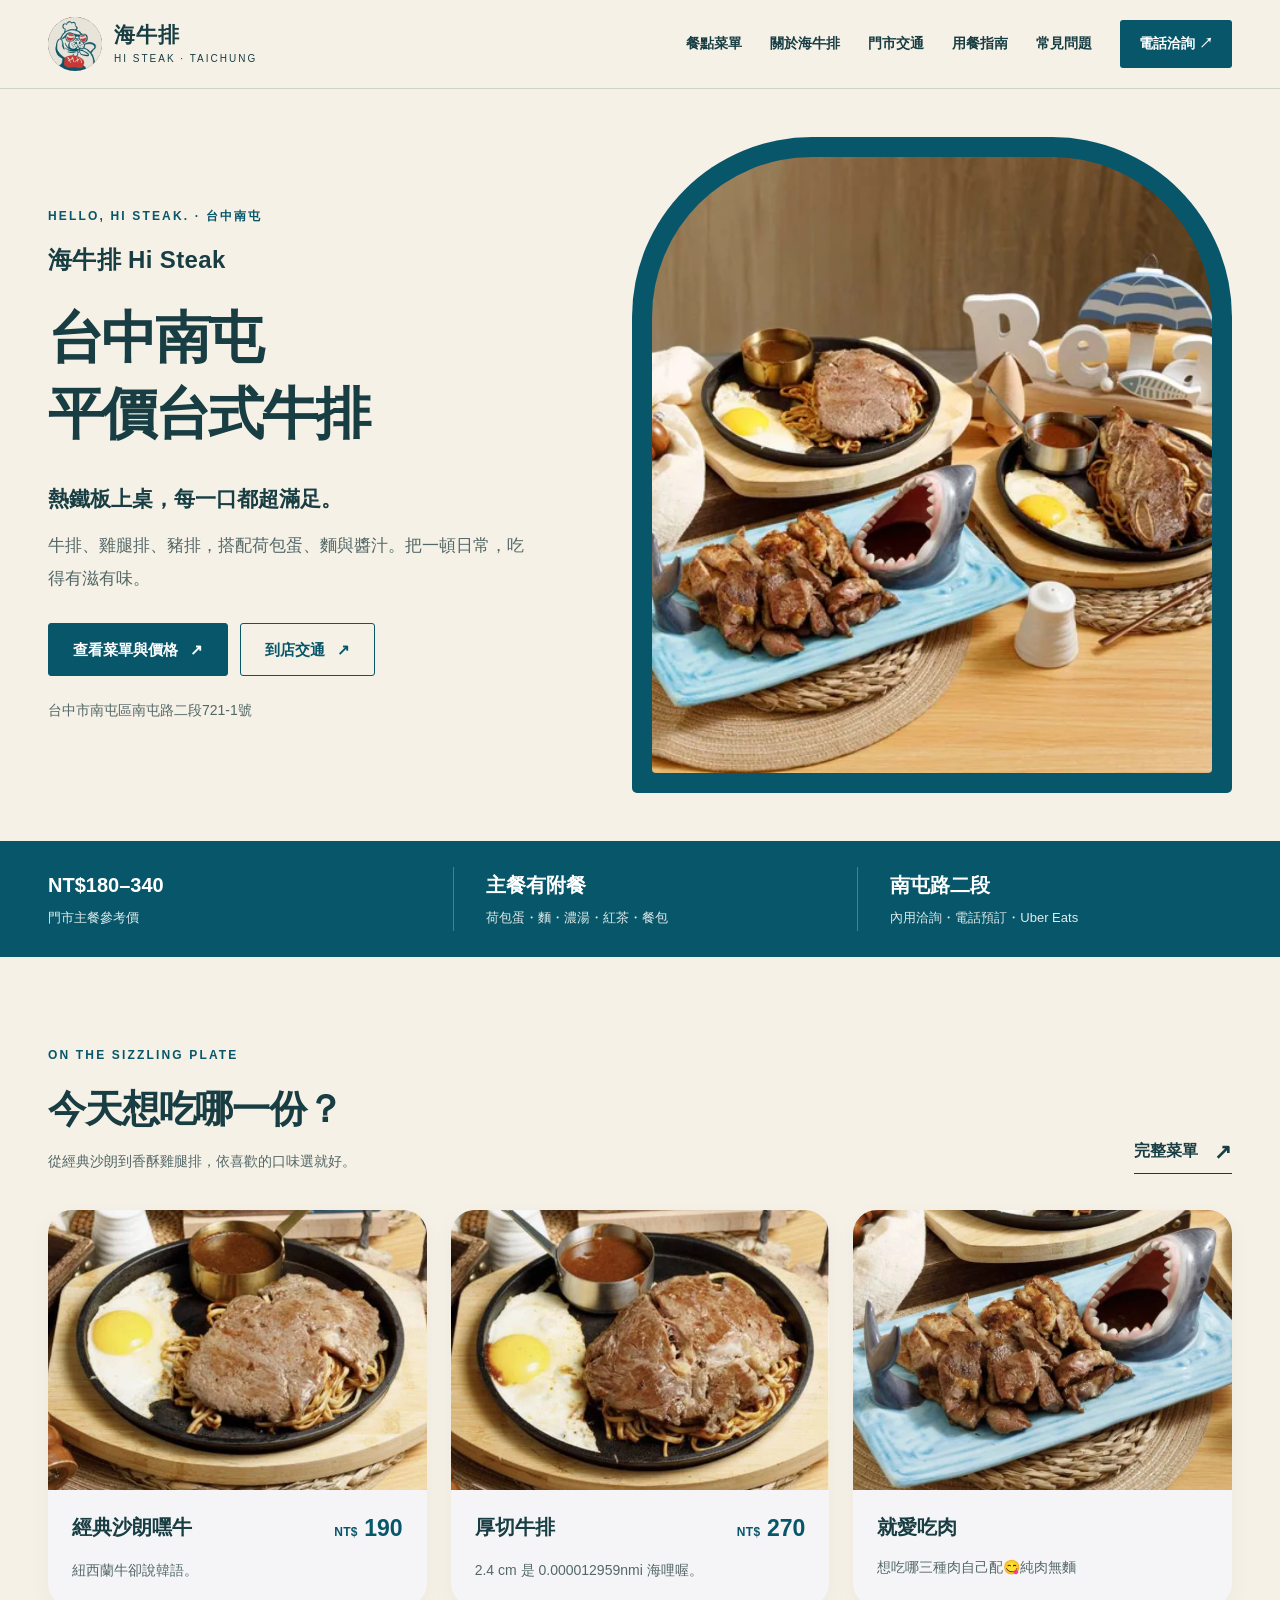
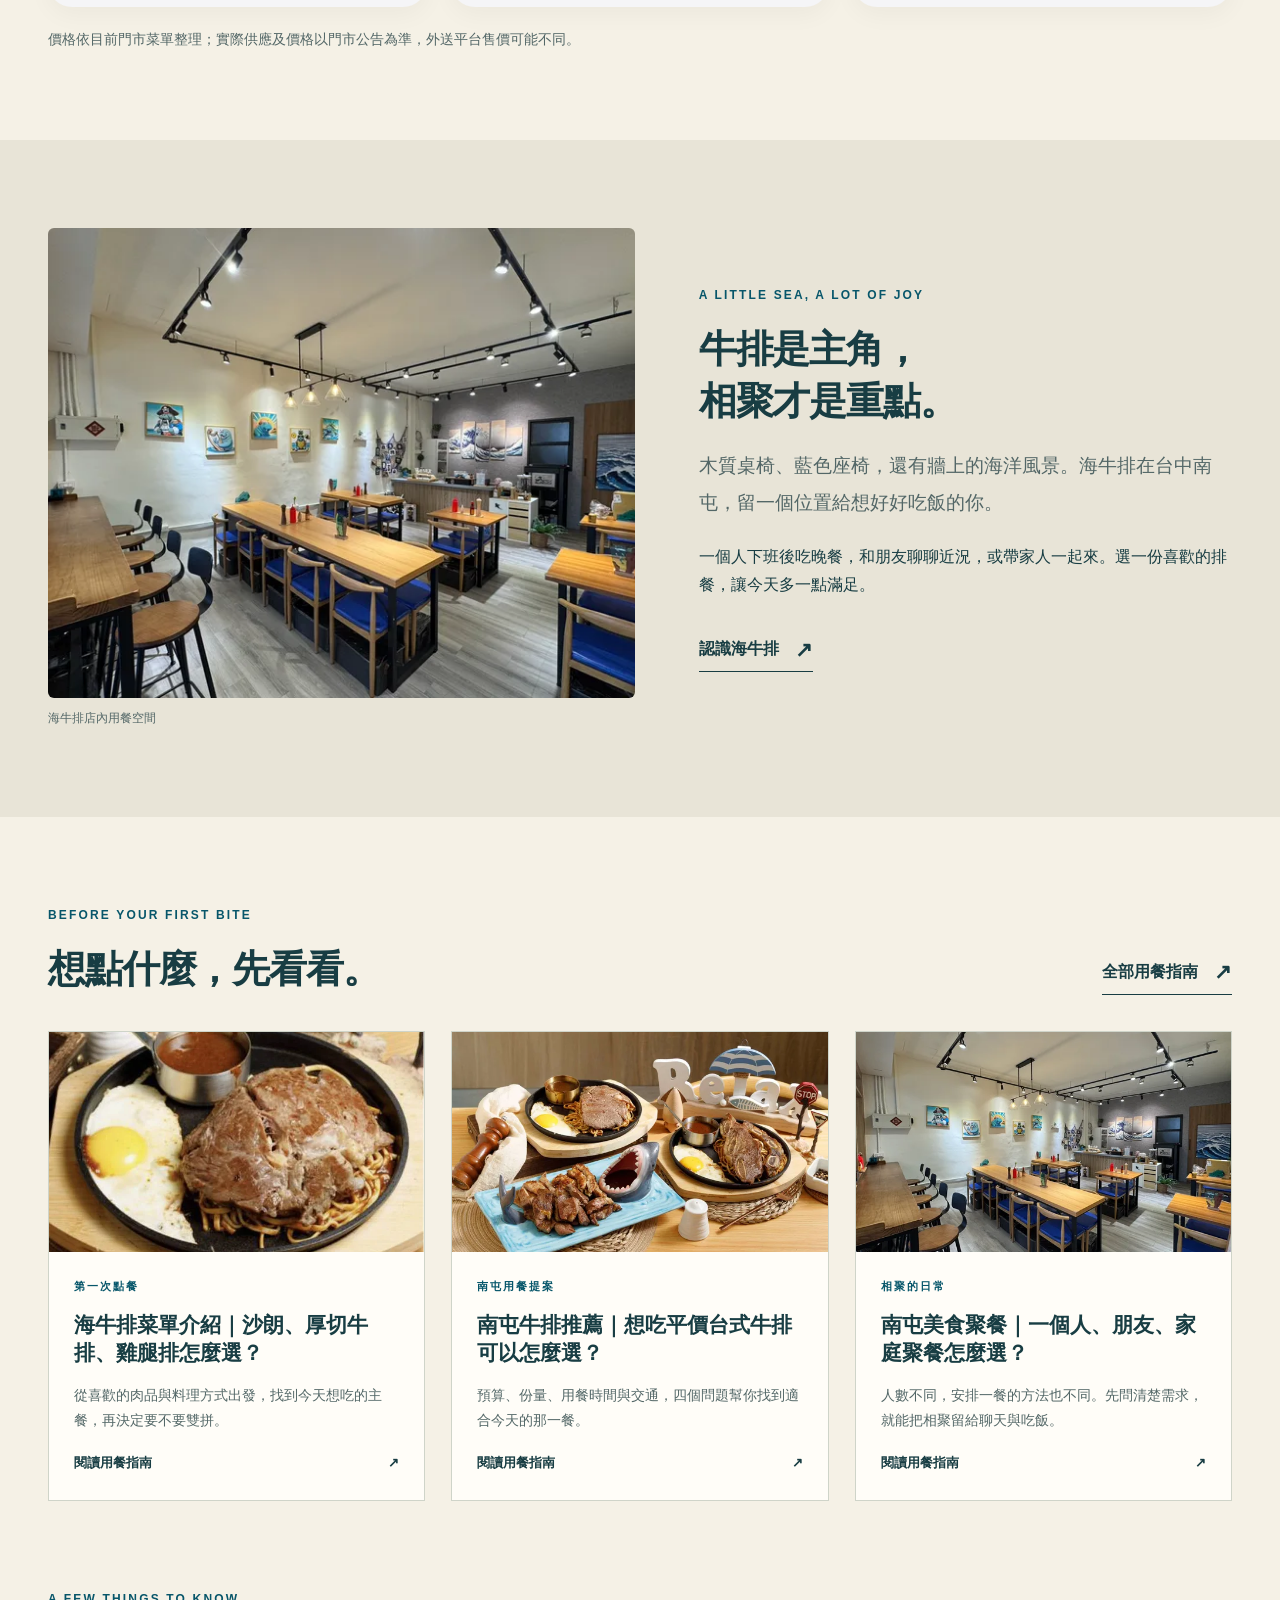
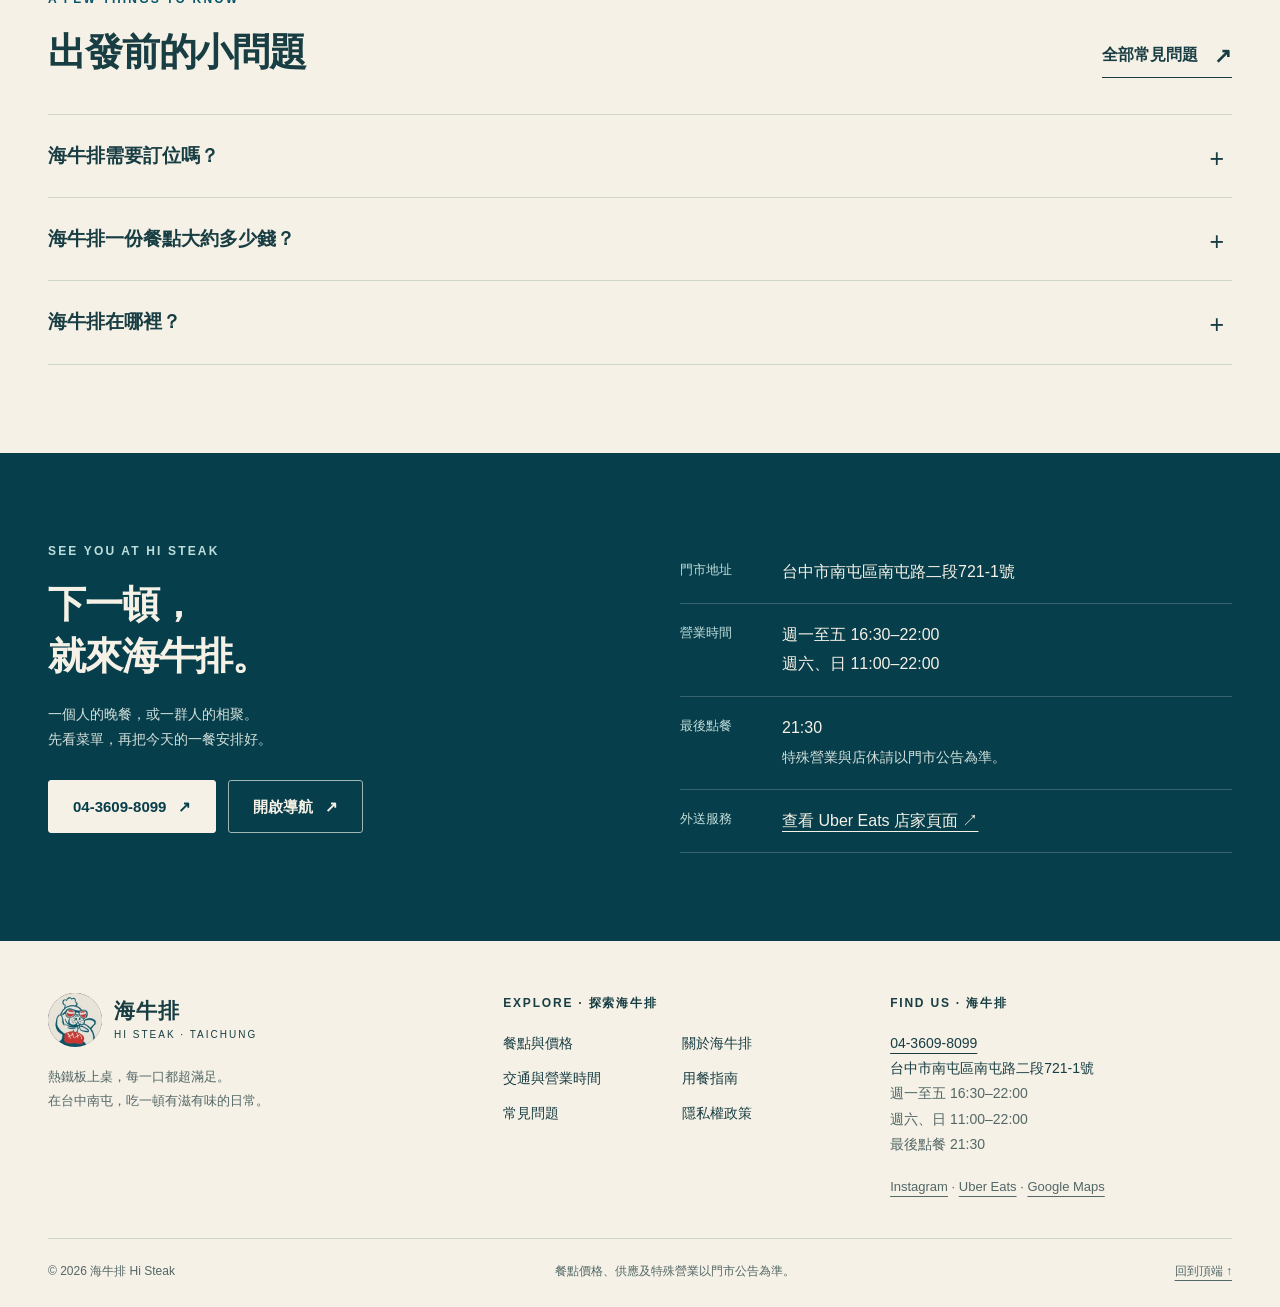
<file: index.html>
<!doctype html>
<html lang="zh-Hant-TW" class="no-js">

<head>
  <!-- Google tag (gtag.js) -->
  <script async src="https://www.googletagmanager.com/gtag/js?id=G-KXHJD3RS0C"></script>
  <script>
    window.dataLayer = window.dataLayer || [];
    function gtag(){dataLayer.push(arguments);}
    gtag('js', new Date());

    gtag('config', 'G-KXHJD3RS0C');
  </script>
  <meta charset="utf-8">
  <meta name="viewport" content="width=device-width, initial-scale=1">
  <title>海牛排 Hi Steak｜台中南屯平價台式牛排</title>
  <meta name="description"
    content="海牛排 Hi Steak 官方網站。台中南屯路二段平價台式鐵板排餐，門市主餐 NT$180–340，提供牛排、雞腿排、豬排。查看文字菜單、地址、營業時間與 Uber Eats 外送資訊。">
  <meta name="robots" content="index,follow,max-image-preview:large">
  <meta name="theme-color" content="#07566a">
  <link rel="canonical" href="https://histeak.shop/">
  <meta property="og:type" content="website">
  <meta property="og:locale" content="zh_TW">
  <meta property="og:site_name" content="海牛排 Hi Steak">
  <meta property="og:title" content="海牛排 Hi Steak｜台中南屯平價台式牛排">
  <meta property="og:description"
    content="海牛排 Hi Steak 官方網站。台中南屯路二段平價台式鐵板排餐，門市主餐 NT$180–340，提供牛排、雞腿排、豬排。查看文字菜單、地址、營業時間與 Uber Eats 外送資訊。">
  <meta property="og:url" content="https://histeak.shop/">
  <meta property="og:image" content="https://histeak.shop/assets/histeak-social.jpg">
  <meta property="og:image:width" content="1200">
  <meta property="og:image:height" content="630">
  <meta property="og:image:alt" content="海牛排 Hi Steak 台式鐵板排餐">
  <meta name="twitter:card" content="summary_large_image">
  <meta name="twitter:title" content="海牛排 Hi Steak｜台中南屯平價台式牛排">
  <meta name="twitter:description"
    content="海牛排 Hi Steak 官方網站。台中南屯路二段平價台式鐵板排餐，門市主餐 NT$180–340，提供牛排、雞腿排、豬排。查看文字菜單、地址、營業時間與 Uber Eats 外送資訊。">
  <meta name="twitter:image" content="https://histeak.shop/assets/histeak-social.jpg">
  <link rel="icon" type="image/jpeg" href="assets/logo.jpg">
  <link rel="stylesheet" href="styles.css">
  <script src="script.js" defer></script>
  <script type="application/ld+json">{
  "@context": "https://schema.org",
  "@graph": [
    {
      "@type": "Restaurant",
      "@id": "https://histeak.shop/#restaurant",
      "name": "海牛排 Hi Steak",
      "alternateName": [
        "海牛排",
        "Hi Steak",
        "海牛排 Hi STEAK"
      ],
      "url": "https://histeak.shop/",
      "telephone": "+886436098099",
      "description": "位於台中市南屯區南屯路二段的平價台式鐵板排餐餐廳，提供牛排、雞排、雞腿排與豬排。",
      "address": {
        "@type": "PostalAddress",
        "streetAddress": "南屯路二段721-1號",
        "addressLocality": "南屯區",
        "addressRegion": "台中市",
        "addressCountry": "TW"
      },
      "geo": {
        "@type": "GeoCoordinates",
        "latitude": 24.141104,
        "longitude": 120.6361726
      },
      "image": [
        "https://histeak.shop/assets/histeak-table-1200.webp",
        "https://histeak.shop/assets/histeak-interior-1200.webp"
      ],
      "logo": "https://histeak.shop/assets/logo.jpg",
      "servesCuisine": [
        "台式牛排",
        "鐵板排餐"
      ],
      "priceRange": "NT$180–340（門市主餐）",
      "hasMenu": "https://histeak.shop/menu/",
      "menu": "https://histeak.shop/menu/",
      "hasMap": "https://www.google.com/maps/search/?api=1&query=%E6%B5%B7%E7%89%9B%E6%8E%92%20Hi%20Steak&query_place_id=ChIJCwznMwA9aTQRCkrQwihSu3w",
      "sameAs": [
        "https://www.instagram.com/hi_steakhouse/",
        "https://www.ubereats.com/tw/store/%E6%B5%B7%E7%89%9B%E6%8E%92-hi-steak/OaaZ4mz2W0aBt57IbIxc4g"
      ],
      "openingHoursSpecification": [
        {
          "@type": "OpeningHoursSpecification",
          "dayOfWeek": [
            "Monday",
            "Tuesday",
            "Wednesday",
            "Thursday",
            "Friday"
          ],
          "opens": "16:30",
          "closes": "22:00"
        },
        {
          "@type": "OpeningHoursSpecification",
          "dayOfWeek": [
            "Saturday",
            "Sunday"
          ],
          "opens": "11:00",
          "closes": "22:00"
        }
      ]
    },
    {
      "@type": "WebSite",
      "@id": "https://histeak.shop/#website",
      "url": "https://histeak.shop/",
      "name": "海牛排 Hi Steak",
      "alternateName": [
        "海牛排",
        "Hi Steak"
      ],
      "inLanguage": "zh-Hant-TW",
      "publisher": {
        "@id": "https://histeak.shop/#restaurant"
      }
    },
    {
      "@type": "WebPage",
      "@id": "https://histeak.shop/#webpage",
      "url": "https://histeak.shop/",
      "name": "海牛排 Hi Steak｜台中南屯平價台式牛排",
      "description": "海牛排 Hi Steak 官方網站。台中南屯路二段平價台式鐵板排餐，門市主餐 NT$180–340，提供牛排、雞腿排、豬排。查看文字菜單、地址、營業時間與 Uber Eats 外送資訊。",
      "inLanguage": "zh-Hant-TW",
      "isPartOf": {
        "@id": "https://histeak.shop/#website"
      },
      "about": {
        "@id": "https://histeak.shop/#restaurant"
      }
    }
  ]
}</script>
</head>

<body><a class="skip" href="#main">跳至主要內容</a>
  <header class="site-header" id="top">
    <nav class="nav-shell wrap" aria-label="主要導覽"><a class="brand" href="/" data-local="index.html"
        aria-label="海牛排 Hi Steak 首頁"><img src="assets/logo.jpg" width="54" height="54"
          alt=""><span><strong>海牛排</strong><small>HI STEAK · TAICHUNG</small></span></a><button class="nav-toggle"
        aria-controls="nav-links" aria-expanded="false" aria-label="開啟導覽選單">選單 <span
          aria-hidden="true">☰</span></button>
      <div class="nav-links" id="nav-links"><a href="/menu/" data-local="menu/index.html">餐點菜單</a><a href="/about/"
          data-local="about/index.html">關於海牛排</a><a href="/location/" data-local="location/index.html">門市交通</a><a
          href="/blog/" data-local="blog/index.html">用餐指南</a><a href="/faq/" data-local="faq/index.html">常見問題</a><a
          class="nav-phone" href="tel:+886436098099">電話洽詢 ↗</a></div>
    </nav>
  </header>
  <main id="main">
    <section class="hero wrap">
      <div>
        <p class="eyebrow">HELLO, HI STEAK. · 台中南屯</p>
        <h1><span class="name">海牛排 Hi Steak<span class="sep">｜</span></span><span class="locale">台中南屯<br>平價台式牛排</span>
        </h1>
        <p class="tagline">熱鐵板上桌，每一口都超滿足。</p>
        <p class="lead">牛排、雞腿排、豬排，搭配荷包蛋、麵與醬汁。把一頓日常，吃得有滋有味。</p>
        <div class="actions"><a class="button" href="/menu/" data-local="menu/index.html">查看菜單與價格 <span
              aria-hidden="true">↗</span></a><a class="button outline" href="/location/"
            data-local="location/index.html">到店交通 <span aria-hidden="true">↗</span></a></div>
        <p class="small" style="margin-top:22px">台中市南屯區南屯路二段721-1號</p>
      </div>
      <figure class="hero-photo"><img src="assets/histeak-table-1200.webp" alt="海牛排沙朗、帶骨牛小排與肉類餐點擺放在木桌上" width="1200"
          height="960" decoding="async" fetchpriority="high"
          srcset="assets/histeak-table-640.webp 640w, assets/histeak-table-1200.webp 1200w, assets/histeak-table-1800.webp 1800w"
          sizes="(max-width: 800px) calc(100vw - 40px), 600px">
      </figure>
    </section>
    <div class="ribbon">
      <div class="wrap ribbon-inner">
        <div><strong>NT$180–340</strong><span>門市主餐參考價</span></div>
        <div><strong>主餐有附餐</strong><span>荷包蛋・麵・濃湯・紅茶・餐包</span></div>
        <div><strong>南屯路二段</strong><span>內用洽詢・電話預訂・Uber Eats</span></div>
      </div>
    </div>
    <section class="section wrap" id="steaks">
      <div id="menu" class="section-head">
        <div>
          <p class="eyebrow">ON THE SIZZLING PLATE</p>
          <h2>今天想吃哪一份？</h2>
          <p class="small">從經典沙朗到香酥雞腿排，依喜歡的口味選就好。</p>
        </div><a class="text-link" href="/menu/" data-local="menu/index.html">完整菜單 <span class="arrow"
            aria-hidden="true">↗</span></a>
      </div>
      <div class="dish-grid">
        <article class="dish-card">
          <figure><img src="assets/sirloin.webp" alt="海牛排經典沙朗嘿牛搭配荷包蛋與麵" width="640" height="643" decoding="async"
              loading="lazy"></figure>
          <div class="dish-body">
            <div class="dish-meta">
              <h3>經典沙朗嘿牛</h3>
              <div class="price"><small>NT$</small> 190</div>
            </div>
            <p>紐西蘭牛卻說韓語。</p>
          </div>
        </article>
        <article class="dish-card">
          <figure><img src="assets/thick-steak.webp" alt="海牛排厚切牛排搭配荷包蛋與麵" width="640" height="640" decoding="async"
              loading="lazy"></figure>
          <div class="dish-body">
            <div class="dish-meta">
              <h3>厚切牛排</h3>
              <div class="price"><small>NT$</small> 270</div>
            </div>
            <p>2.4 cm 是 0.000012959nmi 海哩喔。</p>
          </div>
        </article>
        <article class="dish-card">
          <figure><img src="assets/crispy-chicken.webp" alt="海牛排香酥雞腿排搭配荷包蛋與麵" width="640" height="643" decoding="async"
              loading="lazy"></figure>
          <div class="dish-body">
            <div class="dish-meta">
              <h3>就愛吃肉</h3>
            </div>
            <p>想吃哪三種肉自己配😋純肉無麵</p>
          </div>
        </article>
      </div>
      <p class="small" style="margin-top:20px">價格依目前門市菜單整理；實際供應及價格以門市公告為準，外送平台售價可能不同。</p>
    </section>
    <section class="section about-strip" id="story">
      <div class="wrap split">
        <figure class="split-photo" id="space"><img src="assets/histeak-interior-1200.webp" alt="海牛排店內木質桌椅、藍色座椅與海洋掛畫"
            width="1200" height="900" decoding="async" loading="lazy"
            srcset="assets/histeak-interior-640.webp 640w, assets/histeak-interior-1200.webp 1200w"
            sizes="(max-width: 800px) calc(100vw - 40px), 600px">
          <figcaption>海牛排店內用餐空間</figcaption>
        </figure>
        <div>
          <p class="eyebrow">A LITTLE SEA, A LOT OF JOY</p>
          <h2>牛排是主角，<br>相聚才是重點。</h2>
          <p class="lead">木質桌椅、藍色座椅，還有牆上的海洋風景。海牛排在台中南屯，留一個位置給想好好吃飯的你。</p>
          <p>一個人下班後吃晚餐，和朋友聊聊近況，或帶家人一起來。選一份喜歡的排餐，讓今天多一點滿足。</p>
          <div class="actions"><a class="text-link" href="/about/" data-local="about/index.html">認識海牛排 <span
                class="arrow" aria-hidden="true">↗</span></a></div>
        </div>
      </div>
    </section>
    <section class="section wrap">
      <div class="section-head">
        <div>
          <p class="eyebrow">BEFORE YOUR FIRST BITE</p>
          <h2>想點什麼，先看看。</h2>
        </div><a class="text-link" href="/blog/" data-local="blog/index.html">全部用餐指南 <span class="arrow"
            aria-hidden="true">↗</span></a>
      </div>
      <div class="article-grid"><a class="article-card" href="/blog/hi-steak-menu/"
          data-local="blog/hi-steak-menu/index.html"><img src="assets/thick-steak.webp" alt="海牛排厚切牛排搭配荷包蛋與鐵板麵"
            width="640" height="640" decoding="async" loading="lazy">
          <div class="article-card-body">
            <div class="eyebrow">第一次點餐</div>
            <h3>海牛排菜單介紹｜沙朗、厚切牛排、雞腿排怎麼選？</h3>
            <p>從喜歡的肉品與料理方式出發，找到今天想吃的主餐，再決定要不要雙拼。</p><span class="more">閱讀用餐指南 <span aria-hidden="true">↗</span></span>
          </div>
        </a><a class="article-card" href="/blog/nantun-steak/" data-local="blog/nantun-steak/index.html"><img
            src="assets/histeak-table-1200.webp" alt="海牛排的沙朗、帶骨牛小排與肉類餐點" width="1200" height="960" decoding="async"
            loading="lazy"
            srcset="assets/histeak-table-640.webp 640w, assets/histeak-table-1200.webp 1200w, assets/histeak-table-1800.webp 1800w"
            sizes="(max-width: 800px) calc(100vw - 40px), 600px">
          <div class="article-card-body">
            <div class="eyebrow">南屯用餐提案</div>
            <h3>南屯牛排推薦｜想吃平價台式牛排可以怎麼選？</h3>
            <p>預算、份量、用餐時間與交通，四個問題幫你找到適合今天的那一餐。</p><span class="more">閱讀用餐指南 <span aria-hidden="true">↗</span></span>
          </div>
        </a><a class="article-card" href="/blog/nantun-food/" data-local="blog/nantun-food/index.html"><img
            src="assets/histeak-interior-1200.webp" alt="海牛排店內桌椅配置與海洋主題空間" width="1200" height="900" decoding="async"
            loading="lazy" srcset="assets/histeak-interior-640.webp 640w, assets/histeak-interior-1200.webp 1200w"
            sizes="(max-width: 800px) calc(100vw - 40px), 600px">
          <div class="article-card-body">
            <div class="eyebrow">相聚的日常</div>
            <h3>南屯美食聚餐｜一個人、朋友、家庭聚餐怎麼選？</h3>
            <p>人數不同，安排一餐的方法也不同。先問清楚需求，就能把相聚留給聊天與吃飯。</p><span class="more">閱讀用餐指南 <span
                aria-hidden="true">↗</span></span>
          </div>
        </a></div>
    </section>
    <section class="section wrap" style="padding-top:0">
      <div class="section-head">
        <div>
          <p class="eyebrow">A FEW THINGS TO KNOW</p>
          <h2>出發前的小問題</h2>
        </div><a class="text-link" href="/faq/" data-local="faq/index.html">全部常見問題 <span class="arrow"
            aria-hidden="true">↗</span></a>
      </div>
      <div class="faq-list">
        <details id="booking">
          <summary>海牛排需要訂位嗎？</summary>
          <div class="answer">
            <p>建議多人聚餐、假日或有特定用餐時間時，先撥打 <a href="tel:+886436098099">04-3609-8099</a>
              詢問訂位與當日候位情況。是否能保留座位、可接受人數與安排方式，以門市回覆為準；網站沒有線上即時訂位功能。</p>
          </div>
        </details>
        <details id="price">
          <summary>海牛排一份餐點大約多少錢？</summary>
          <div class="answer">
            <p>依目前門市菜單，主餐約 NT$180–340：經典雞排與里肌豬排 NT$180，沙朗及雞腿排 NT$190，厚切牛排 NT$270，帶骨牛小排 NT$340。加購與單點另計，詳細品項請看 <a
                href="/menu/" data-local="menu/index.html">完整菜單</a>。實際價格以門市公告為準，外送平台可能不同。</p>
          </div>
        </details>
        <details id="address">
          <summary>海牛排在哪裡？</summary>
          <div class="answer">
            <p>海牛排 Hi Steak 位於台中市南屯區南屯路二段721-1號。請前往 <a href="/location/" data-local="location/index.html">交通與營業資訊</a> 開啟
              Google Maps 導航；停車位置、費用與當日路況請出發前確認。</p>
          </div>
        </details>
      </div>
    </section>
    <section class="visit-block section" id="visit">
      <div class="wrap visit-grid">
        <div>
          <p class="eyebrow">SEE YOU AT HI STEAK</p>
          <h2>下一頓，<br>就來海牛排。</h2>
          <p class="small" style="margin-top:20px">一個人的晚餐，或一群人的相聚。<br>先看菜單，再把今天的一餐安排好。</p>
          <div class="actions"><a class="button light" href="tel:+886436098099">04-3609-8099 <span
                aria-hidden="true">↗</span></a><a
              href="https://www.google.com/maps/dir/?api=1&amp;destination=%E6%B5%B7%E7%89%9B%E6%8E%92%20Hi%20Steak&amp;destination_place_id=ChIJCwznMwA9aTQRCkrQwihSu3w"
              target="_blank" rel="noopener noreferrer" class="button outline">開啟導航 <span
                aria-hidden="true">↗</span></a></div>
        </div>
        <dl>
          <div>
            <dt>門市地址</dt>
            <dd>台中市南屯區南屯路二段721-1號</dd>
          </div>
          <div>
            <dt>營業時間</dt>
            <dd>週一至五 16:30–22:00<br>週六、日 11:00–22:00</dd>
          </div>
          <div>
            <dt>最後點餐</dt>
            <dd>21:30<br><span class="small">特殊營業與店休請以門市公告為準。</span></dd>
          </div>
          <div>
            <dt>外送服務</dt>
            <dd><a href="https://www.ubereats.com/tw/store/%E6%B5%B7%E7%89%9B%E6%8E%92-hi-steak/OaaZ4mz2W0aBt57IbIxc4g"
                target="_blank" rel="noopener noreferrer">查看 Uber Eats 店家頁面 ↗</a></dd>
          </div>
        </dl>
      </div>
    </section>
  </main>
  <footer class="site-footer">
    <div class="wrap">
      <div class="footer-top">
        <div><a class="brand" href="/" data-local="index.html" aria-label="海牛排 Hi Steak 首頁"><img src="assets/logo.jpg"
              width="54" height="54" alt=""><span><strong>海牛排</strong><small>HI STEAK · TAICHUNG</small></span></a>
          <p>熱鐵板上桌，每一口都超滿足。<br>在台中南屯，吃一頓有滋有味的日常。</p>
        </div>
        <div>
          <div class="footer-heading">EXPLORE · 探索海牛排</div>
          <div class="footer-links"><a href="/menu/" data-local="menu/index.html">餐點與價格</a><a href="/about/"
              data-local="about/index.html">關於海牛排</a><a href="/location/" data-local="location/index.html">交通與營業時間</a><a
              href="/blog/" data-local="blog/index.html">用餐指南</a><a href="/faq/" data-local="faq/index.html">常見問題</a><a
              href="/privacy/" data-local="privacy/index.html">隱私權政策</a></div>
        </div>
        <div class="footer-contact">
          <div class="footer-heading">FIND US · 海牛排</div><a
            href="tel:+886436098099">04-3609-8099</a><br>台中市南屯區南屯路二段721-1號<br><span class="small">週一至五
            16:30–22:00<br>週六、日 11:00–22:00<br>最後點餐 21:30</span>
          <p><a href="https://www.instagram.com/hi_steakhouse/" target="_blank" rel="noopener noreferrer">Instagram</a>
            · <a href="https://www.ubereats.com/tw/store/%E6%B5%B7%E7%89%9B%E6%8E%92-hi-steak/OaaZ4mz2W0aBt57IbIxc4g"
              target="_blank" rel="noopener noreferrer">Uber Eats</a> · <a
              href="https://www.google.com/maps/search/?api=1&amp;query=%E6%B5%B7%E7%89%9B%E6%8E%92%20Hi%20Steak&amp;query_place_id=ChIJCwznMwA9aTQRCkrQwihSu3w"
              target="_blank" rel="noopener noreferrer">Google Maps</a></p>
        </div>
      </div>
      <div class="footer-bottom"><span>© 2026 海牛排 Hi Steak</span><span>餐點價格、供應及特殊營業以門市公告為準。</span><a href="#top">回到頂端
          ↑</a></div>
    </div>
  </footer>
  <nav class="mobile-bar" aria-label="快速操作"><a href="/menu/" data-local="menu/index.html">查看菜單</a><a
      href="tel:+886436098099">電話洽詢</a><a
      href="https://www.google.com/maps/dir/?api=1&amp;destination=%E6%B5%B7%E7%89%9B%E6%8E%92%20Hi%20Steak&amp;destination_place_id=ChIJCwznMwA9aTQRCkrQwihSu3w"
      target="_blank" rel="noopener noreferrer">到店導航</a></nav>
</body>

</html>
</file>
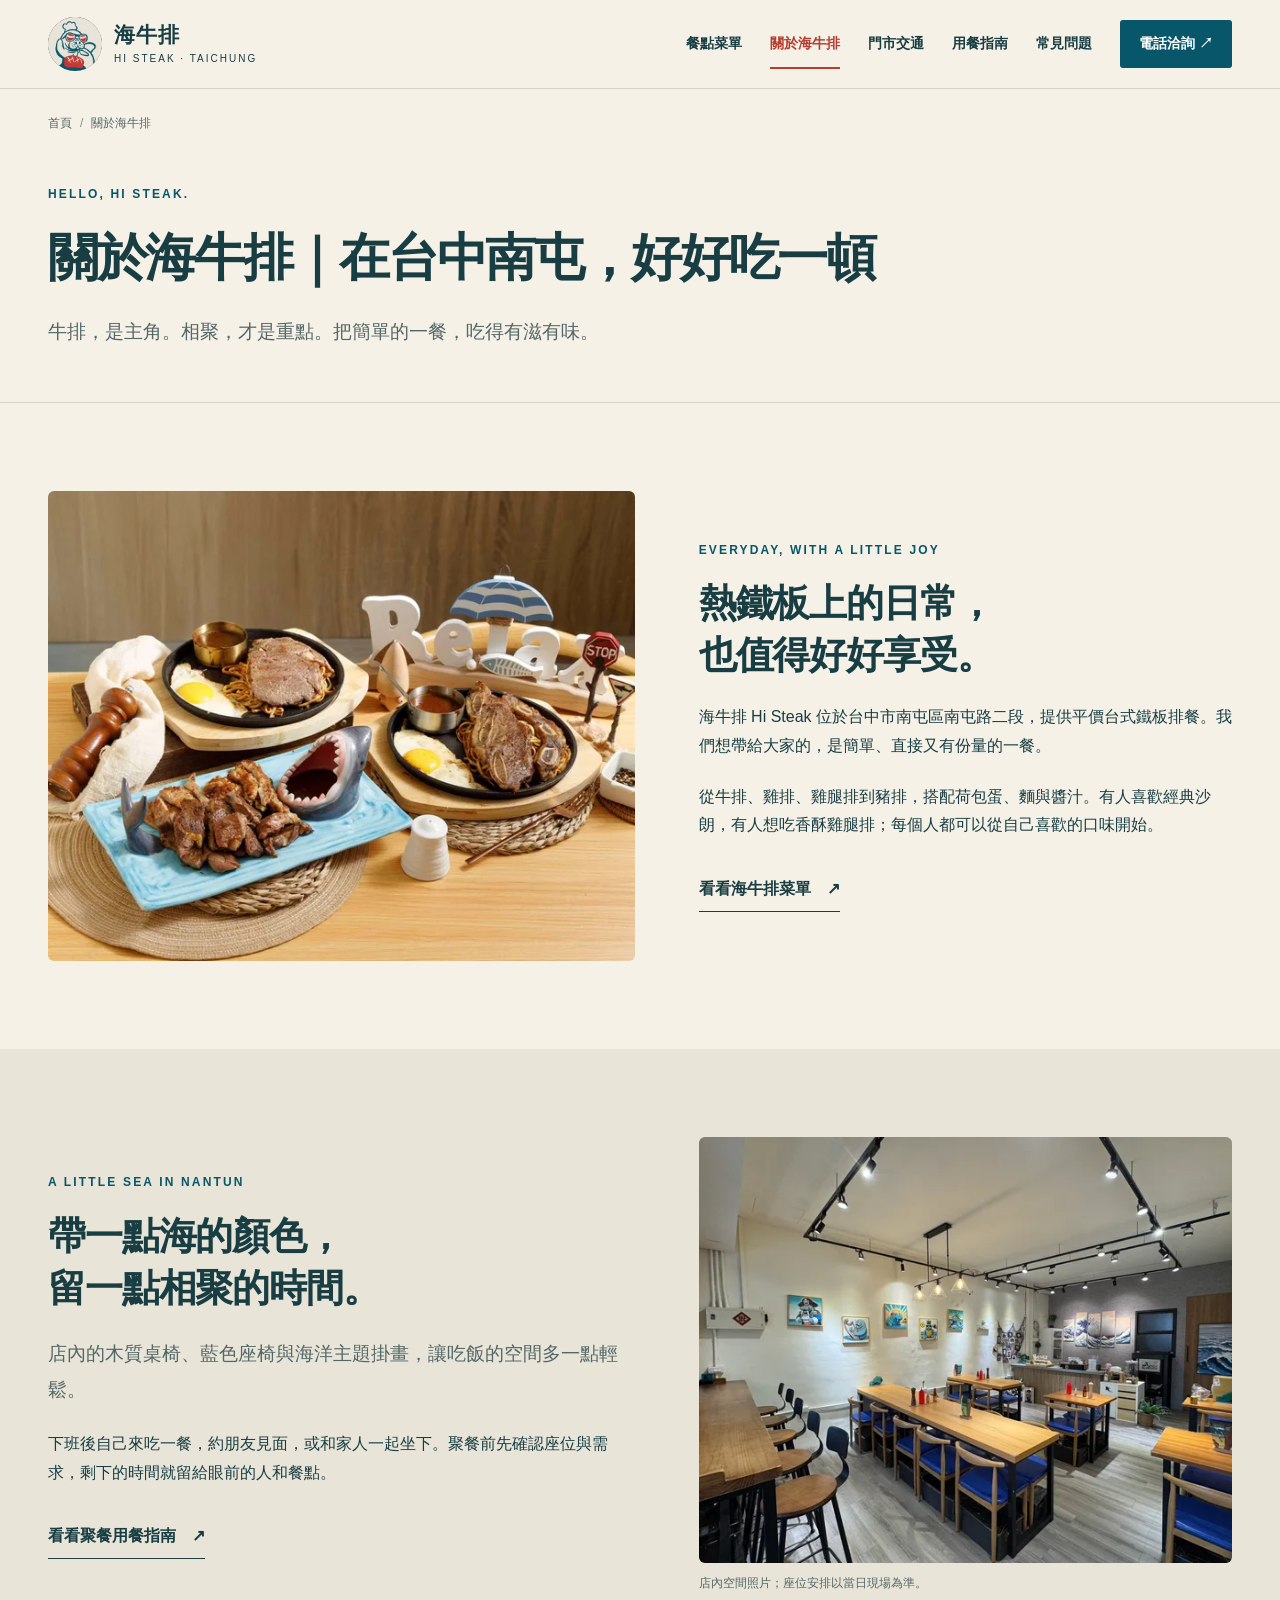
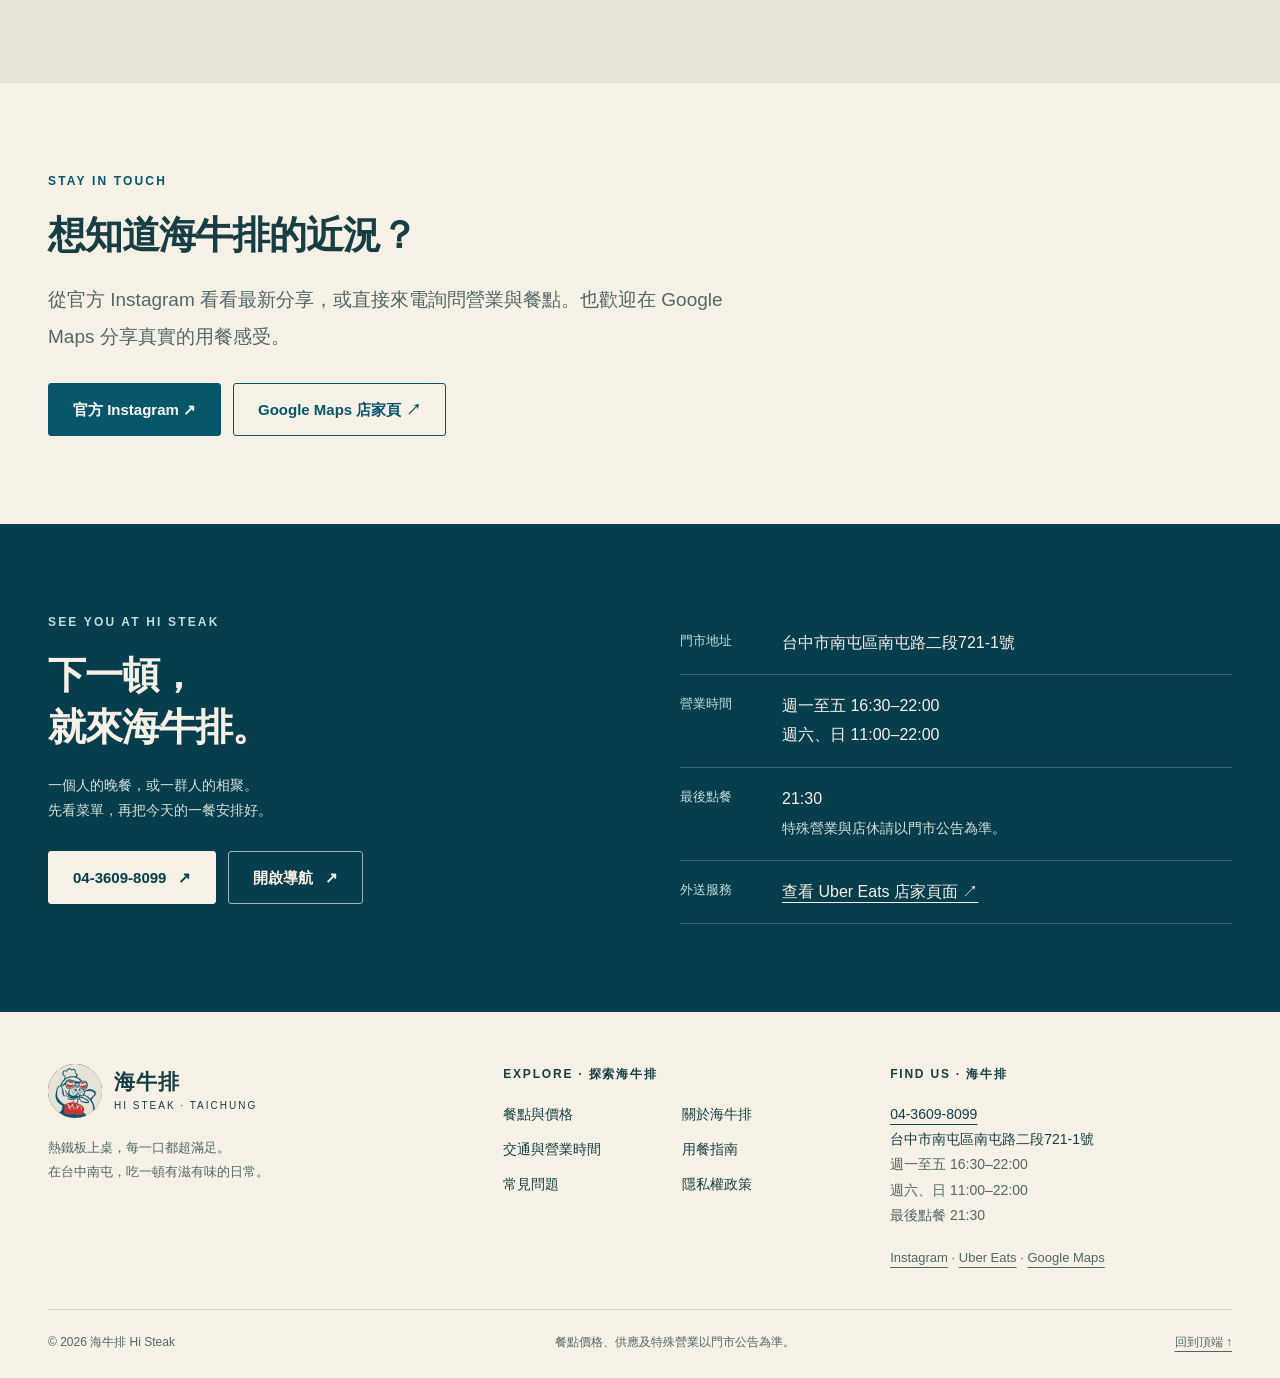
<file: about/index.html>
<!doctype html>
<html lang="zh-Hant-TW" class="no-js">
<head>
  <!-- Google tag (gtag.js) -->
  <script async src="https://www.googletagmanager.com/gtag/js?id=G-KXHJD3RS0C"></script>
  <script>
    window.dataLayer = window.dataLayer || [];
    function gtag(){dataLayer.push(arguments);}
    gtag('js', new Date());

    gtag('config', 'G-KXHJD3RS0C');
  </script>
<meta charset="utf-8"><meta name="viewport" content="width=device-width, initial-scale=1">
<title>關於海牛排｜台中南屯的日常鐵板排餐</title>
<meta name="description" content="認識海牛排 Hi Steak：位於台中南屯路二段的平價台式牛排餐廳，從牛排、雞腿排與豬排，到木質桌椅和海洋元素的用餐空間，讓日常多一點滿足。">
<meta name="robots" content="index,follow,max-image-preview:large">
<meta name="theme-color" content="#07566a">
<link rel="canonical" href="https://histeak.shop/about/">
<meta property="og:type" content="website"><meta property="og:locale" content="zh_TW">
<meta property="og:site_name" content="海牛排 Hi Steak"><meta property="og:title" content="關於海牛排｜台中南屯的日常鐵板排餐">
<meta property="og:description" content="認識海牛排 Hi Steak：位於台中南屯路二段的平價台式牛排餐廳，從牛排、雞腿排與豬排，到木質桌椅和海洋元素的用餐空間，讓日常多一點滿足。"><meta property="og:url" content="https://histeak.shop/about/">
<meta property="og:image" content="https://histeak.shop/assets/histeak-social.jpg"><meta property="og:image:width" content="1200"><meta property="og:image:height" content="630"><meta property="og:image:alt" content="海牛排 Hi Steak 台式鐵板排餐">
<meta name="twitter:card" content="summary_large_image"><meta name="twitter:title" content="關於海牛排｜台中南屯的日常鐵板排餐"><meta name="twitter:description" content="認識海牛排 Hi Steak：位於台中南屯路二段的平價台式牛排餐廳，從牛排、雞腿排與豬排，到木質桌椅和海洋元素的用餐空間，讓日常多一點滿足。"><meta name="twitter:image" content="https://histeak.shop/assets/histeak-social.jpg">
<link rel="icon" type="image/jpeg" href="../assets/logo.jpg"><link rel="stylesheet" href="../styles.css">
<script src="../script.js" defer></script>
<script type="application/ld+json">{
  "@context": "https://schema.org",
  "@graph": [
    {
      "@type": "Restaurant",
      "@id": "https://histeak.shop/#restaurant",
      "name": "海牛排 Hi Steak",
      "alternateName": [
        "海牛排",
        "Hi Steak",
        "海牛排 Hi STEAK"
      ],
      "url": "https://histeak.shop/",
      "telephone": "+886436098099",
      "description": "位於台中市南屯區南屯路二段的平價台式鐵板排餐餐廳，提供牛排、雞排、雞腿排與豬排。",
      "address": {
        "@type": "PostalAddress",
        "streetAddress": "南屯路二段721-1號",
        "addressLocality": "南屯區",
        "addressRegion": "台中市",
        "addressCountry": "TW"
      },
      "geo": {
        "@type": "GeoCoordinates",
        "latitude": 24.141104,
        "longitude": 120.6361726
      },
      "image": [
        "https://histeak.shop/assets/histeak-table-1200.webp",
        "https://histeak.shop/assets/histeak-interior-1200.webp"
      ],
      "logo": "https://histeak.shop/assets/logo.jpg",
      "servesCuisine": [
        "台式牛排",
        "鐵板排餐"
      ],
      "priceRange": "NT$180–340（門市主餐）",
      "hasMenu": "https://histeak.shop/menu/",
      "menu": "https://histeak.shop/menu/",
      "hasMap": "https://www.google.com/maps/search/?api=1&query=%E6%B5%B7%E7%89%9B%E6%8E%92%20Hi%20Steak&query_place_id=ChIJCwznMwA9aTQRCkrQwihSu3w",
      "sameAs": [
        "https://www.instagram.com/hi_steakhouse/",
        "https://www.ubereats.com/tw/store/%E6%B5%B7%E7%89%9B%E6%8E%92-hi-steak/OaaZ4mz2W0aBt57IbIxc4g"
      ],
      "openingHoursSpecification": [
        {
          "@type": "OpeningHoursSpecification",
          "dayOfWeek": [
            "Monday",
            "Tuesday",
            "Wednesday",
            "Thursday",
            "Friday"
          ],
          "opens": "16:30",
          "closes": "22:00"
        },
        {
          "@type": "OpeningHoursSpecification",
          "dayOfWeek": [
            "Saturday",
            "Sunday"
          ],
          "opens": "11:00",
          "closes": "22:00"
        }
      ]
    },
    {
      "@type": "WebSite",
      "@id": "https://histeak.shop/#website",
      "url": "https://histeak.shop/",
      "name": "海牛排 Hi Steak",
      "alternateName": [
        "海牛排",
        "Hi Steak"
      ],
      "inLanguage": "zh-Hant-TW",
      "publisher": {
        "@id": "https://histeak.shop/#restaurant"
      }
    },
    {
      "@type": "WebPage",
      "@id": "https://histeak.shop/about/#webpage",
      "url": "https://histeak.shop/about/",
      "name": "關於海牛排｜台中南屯的日常鐵板排餐",
      "description": "認識海牛排 Hi Steak：位於台中南屯路二段的平價台式牛排餐廳，從牛排、雞腿排與豬排，到木質桌椅和海洋元素的用餐空間，讓日常多一點滿足。",
      "inLanguage": "zh-Hant-TW",
      "isPartOf": {
        "@id": "https://histeak.shop/#website"
      },
      "about": {
        "@id": "https://histeak.shop/#restaurant"
      }
    },
    {
      "@type": "BreadcrumbList",
      "@id": "https://histeak.shop/about/#breadcrumb",
      "itemListElement": [
        {
          "@type": "ListItem",
          "position": 1,
          "name": "首頁",
          "item": "https://histeak.shop/"
        },
        {
          "@type": "ListItem",
          "position": 2,
          "name": "關於海牛排",
          "item": "https://histeak.shop/about/"
        }
      ]
    }
  ]
}</script>
</head>
<body><a class="skip" href="#main">跳至主要內容</a><header class="site-header" id="top"><nav class="nav-shell wrap" aria-label="主要導覽"><a class="brand" href="/" data-local="../index.html" aria-label="海牛排 Hi Steak 首頁"><img src="../assets/logo.jpg" width="54" height="54" alt=""><span><strong>海牛排</strong><small>HI STEAK · TAICHUNG</small></span></a><button class="nav-toggle" aria-controls="nav-links" aria-expanded="false" aria-label="開啟導覽選單">選單 <span aria-hidden="true">☰</span></button><div class="nav-links" id="nav-links"><a href="/menu/" data-local="../menu/index.html">餐點菜單</a><a href="/about/" data-local="../about/index.html" aria-current="page">關於海牛排</a><a href="/location/" data-local="../location/index.html">門市交通</a><a href="/blog/" data-local="../blog/index.html">用餐指南</a><a href="/faq/" data-local="../faq/index.html">常見問題</a><a class="nav-phone" href="tel:+886436098099">電話洽詢 ↗</a></div></nav></header><main id="main"><div class="page-top"><div class="wrap"><nav aria-label="麵包屑"><ol class="breadcrumbs"><li><a href="/" data-local="../index.html">首頁</a></li><li><span aria-current="page">關於海牛排</span></li></ol></nav><div class="page-intro "><p class="eyebrow">HELLO, HI STEAK.</p><h1>關於海牛排｜在台中南屯，好好吃一頓</h1><p class="lead">牛排，是主角。相聚，才是重點。把簡單的一餐，吃得有滋有味。</p></div></div></div><section class="section wrap split"><figure class="split-photo"><img src="../assets/histeak-table-1200.webp" alt="海牛排台式鐵板牛排與帶骨牛小排餐點" width="1200" height="960" decoding="async" fetchpriority="high" srcset="../assets/histeak-table-640.webp 640w, ../assets/histeak-table-1200.webp 1200w, ../assets/histeak-table-1800.webp 1800w" sizes="(max-width: 800px) calc(100vw - 40px), 600px"></figure><div><p class="eyebrow">EVERYDAY, WITH A LITTLE JOY</p><h2>熱鐵板上的日常，<br>也值得好好享受。</h2><p>海牛排 Hi Steak 位於台中市南屯區南屯路二段，提供平價台式鐵板排餐。我們想帶給大家的，是簡單、直接又有份量的一餐。</p><p>從牛排、雞排、雞腿排到豬排，搭配荷包蛋、麵與醬汁。有人喜歡經典沙朗，有人想吃香酥雞腿排；每個人都可以從自己喜歡的口味開始。</p><div class="actions"><a class="text-link" href="/menu/" data-local="../menu/index.html">看看海牛排菜單 <span aria-hidden="true">↗</span></a></div></div></section><section class="section about-strip"><div class="wrap split"><div><p class="eyebrow">A LITTLE SEA IN NANTUN</p><h2>帶一點海的顏色，<br>留一點相聚的時間。</h2><p class="lead">店內的木質桌椅、藍色座椅與海洋主題掛畫，讓吃飯的空間多一點輕鬆。</p><p>下班後自己來吃一餐，約朋友見面，或和家人一起坐下。聚餐前先確認座位與需求，剩下的時間就留給眼前的人和餐點。</p><div class="actions"><a class="text-link" href="/blog/nantun-food/" data-local="../blog/nantun-food/index.html">看看聚餐用餐指南 <span aria-hidden="true">↗</span></a></div></div><figure class="split-photo"><img src="../assets/histeak-interior-1200.webp" alt="海牛排店內的藍色座椅、木質桌面與海洋裝飾" width="1200" height="900" decoding="async" loading="lazy" srcset="../assets/histeak-interior-640.webp 640w, ../assets/histeak-interior-1200.webp 1200w" sizes="(max-width: 800px) calc(100vw - 40px), 600px"><figcaption>店內空間照片；座位安排以當日現場為準。</figcaption></figure></div></section><section class="section wrap"><p class="eyebrow">STAY IN TOUCH</p><h2>想知道海牛排的近況？</h2><p class="lead">從官方 Instagram 看看最新分享，或直接來電詢問營業與餐點。也歡迎在 Google Maps 分享真實的用餐感受。</p><div class="actions"><a href="https://www.instagram.com/hi_steakhouse/" target="_blank" rel="noopener noreferrer" class="button">官方 Instagram ↗</a><a href="https://www.google.com/maps/search/?api=1&amp;query=%E6%B5%B7%E7%89%9B%E6%8E%92%20Hi%20Steak&amp;query_place_id=ChIJCwznMwA9aTQRCkrQwihSu3w" target="_blank" rel="noopener noreferrer" class="button outline">Google Maps 店家頁 ↗</a></div></section><section class="visit-block section" id="visit"><div class="wrap visit-grid"><div><p class="eyebrow">SEE YOU AT HI STEAK</p><h2>下一頓，<br>就來海牛排。</h2><p class="small" style="margin-top:20px">一個人的晚餐，或一群人的相聚。<br>先看菜單，再把今天的一餐安排好。</p><div class="actions"><a class="button light" href="tel:+886436098099">04-3609-8099 <span aria-hidden="true">↗</span></a><a href="https://www.google.com/maps/dir/?api=1&amp;destination=%E6%B5%B7%E7%89%9B%E6%8E%92%20Hi%20Steak&amp;destination_place_id=ChIJCwznMwA9aTQRCkrQwihSu3w" target="_blank" rel="noopener noreferrer" class="button outline">開啟導航 <span aria-hidden="true">↗</span></a></div></div><dl><div><dt>門市地址</dt><dd>台中市南屯區南屯路二段721-1號</dd></div><div><dt>營業時間</dt><dd>週一至五 16:30–22:00<br>週六、日 11:00–22:00</dd></div><div><dt>最後點餐</dt><dd>21:30<br><span class="small">特殊營業與店休請以門市公告為準。</span></dd></div><div><dt>外送服務</dt><dd><a href="https://www.ubereats.com/tw/store/%E6%B5%B7%E7%89%9B%E6%8E%92-hi-steak/OaaZ4mz2W0aBt57IbIxc4g" target="_blank" rel="noopener noreferrer">查看 Uber Eats 店家頁面 ↗</a></dd></div></dl></div></section></main><footer class="site-footer"><div class="wrap"><div class="footer-top"><div><a class="brand" href="/" data-local="../index.html" aria-label="海牛排 Hi Steak 首頁"><img src="../assets/logo.jpg" width="54" height="54" alt=""><span><strong>海牛排</strong><small>HI STEAK · TAICHUNG</small></span></a><p>熱鐵板上桌，每一口都超滿足。<br>在台中南屯，吃一頓有滋有味的日常。</p></div><div><div class="footer-heading">EXPLORE · 探索海牛排</div><div class="footer-links"><a href="/menu/" data-local="../menu/index.html">餐點與價格</a><a href="/about/" data-local="../about/index.html">關於海牛排</a><a href="/location/" data-local="../location/index.html">交通與營業時間</a><a href="/blog/" data-local="../blog/index.html">用餐指南</a><a href="/faq/" data-local="../faq/index.html">常見問題</a><a href="/privacy/" data-local="../privacy/index.html">隱私權政策</a></div></div><div class="footer-contact"><div class="footer-heading">FIND US · 海牛排</div><a href="tel:+886436098099">04-3609-8099</a><br>台中市南屯區南屯路二段721-1號<br><span class="small">週一至五 16:30–22:00<br>週六、日 11:00–22:00<br>最後點餐 21:30</span><p><a href="https://www.instagram.com/hi_steakhouse/" target="_blank" rel="noopener noreferrer">Instagram</a> · <a href="https://www.ubereats.com/tw/store/%E6%B5%B7%E7%89%9B%E6%8E%92-hi-steak/OaaZ4mz2W0aBt57IbIxc4g" target="_blank" rel="noopener noreferrer">Uber Eats</a> · <a href="https://www.google.com/maps/search/?api=1&amp;query=%E6%B5%B7%E7%89%9B%E6%8E%92%20Hi%20Steak&amp;query_place_id=ChIJCwznMwA9aTQRCkrQwihSu3w" target="_blank" rel="noopener noreferrer">Google Maps</a></p></div></div><div class="footer-bottom"><span>© 2026 海牛排 Hi Steak</span><span>餐點價格、供應及特殊營業以門市公告為準。</span><a href="#top">回到頂端 ↑</a></div></div></footer><nav class="mobile-bar" aria-label="快速操作"><a href="/menu/" data-local="../menu/index.html">查看菜單</a><a href="tel:+886436098099">電話洽詢</a><a href="https://www.google.com/maps/dir/?api=1&amp;destination=%E6%B5%B7%E7%89%9B%E6%8E%92%20Hi%20Steak&amp;destination_place_id=ChIJCwznMwA9aTQRCkrQwihSu3w" target="_blank" rel="noopener noreferrer">到店導航</a></nav></body></html>
</file>
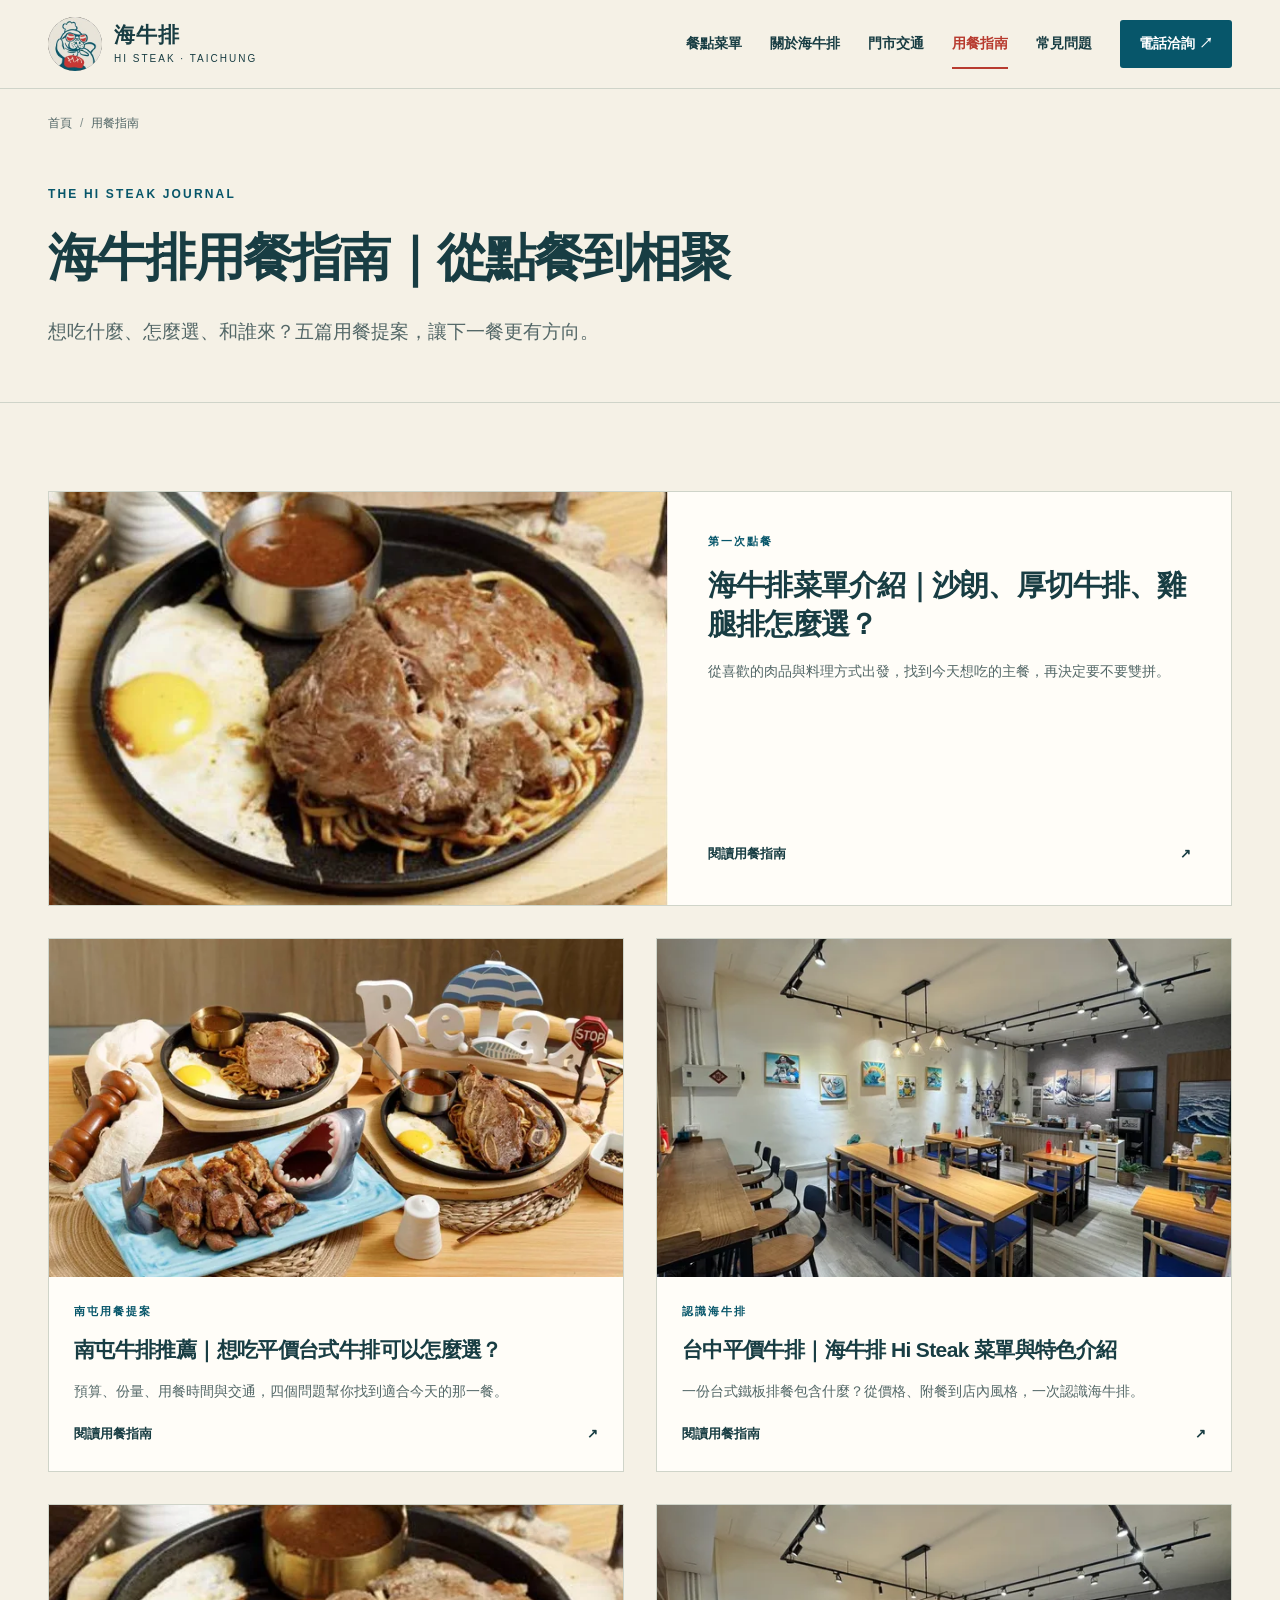
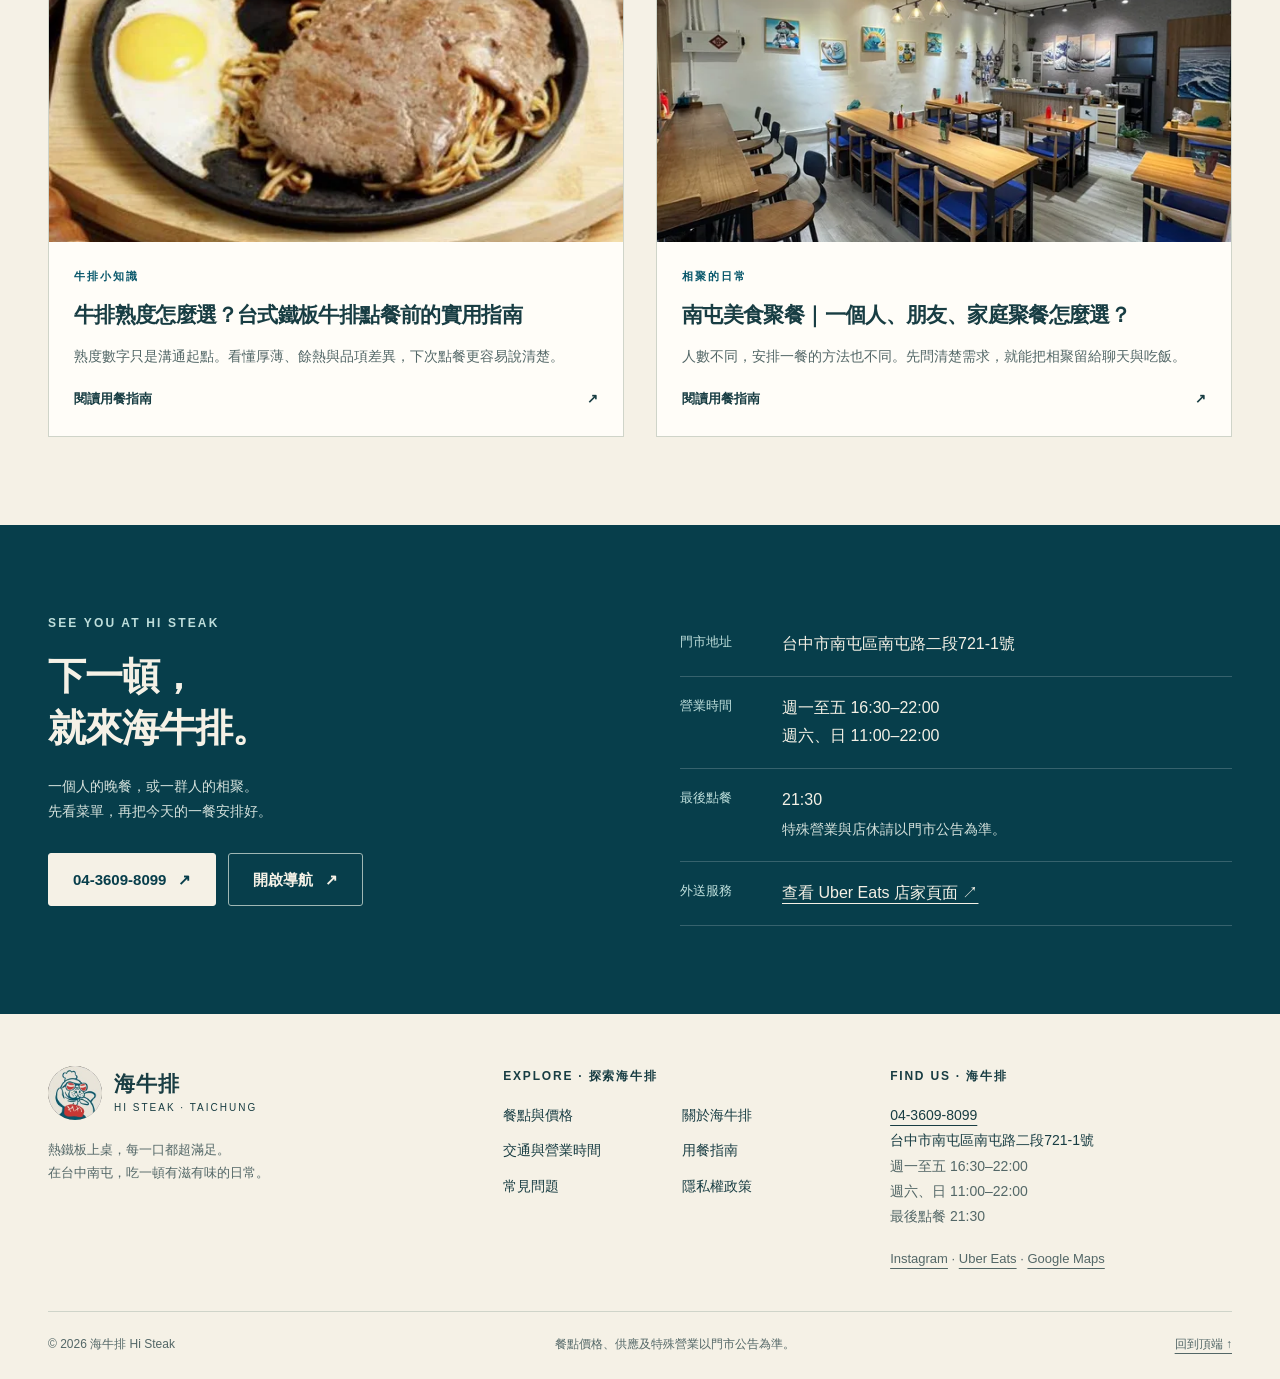
<file: blog/index.html>
<!doctype html>
<html lang="zh-Hant-TW" class="no-js">
<head>
  <!-- Google tag (gtag.js) -->
  <script async src="https://www.googletagmanager.com/gtag/js?id=G-KXHJD3RS0C"></script>
  <script>
    window.dataLayer = window.dataLayer || [];
    function gtag(){dataLayer.push(arguments);}
    gtag('js', new Date());

    gtag('config', 'G-KXHJD3RS0C');
  </script>
<meta charset="utf-8"><meta name="viewport" content="width=device-width, initial-scale=1">
<title>海牛排用餐指南｜南屯牛排、菜單選擇與聚餐提案</title>
<meta name="description" content="海牛排 Hi Steak 官方用餐指南：南屯牛排怎麼選、台中平價牛排特色、沙朗與厚切點餐比較、牛排熟度及家庭朋友聚餐，五篇內容一次看。">
<meta name="robots" content="index,follow,max-image-preview:large">
<meta name="theme-color" content="#07566a">
<link rel="canonical" href="https://histeak.shop/blog/">
<meta property="og:type" content="website"><meta property="og:locale" content="zh_TW">
<meta property="og:site_name" content="海牛排 Hi Steak"><meta property="og:title" content="海牛排用餐指南｜南屯牛排、菜單選擇與聚餐提案">
<meta property="og:description" content="海牛排 Hi Steak 官方用餐指南：南屯牛排怎麼選、台中平價牛排特色、沙朗與厚切點餐比較、牛排熟度及家庭朋友聚餐，五篇內容一次看。"><meta property="og:url" content="https://histeak.shop/blog/">
<meta property="og:image" content="https://histeak.shop/assets/histeak-social.jpg"><meta property="og:image:width" content="1200"><meta property="og:image:height" content="630"><meta property="og:image:alt" content="海牛排 Hi Steak 台式鐵板排餐">
<meta name="twitter:card" content="summary_large_image"><meta name="twitter:title" content="海牛排用餐指南｜南屯牛排、菜單選擇與聚餐提案"><meta name="twitter:description" content="海牛排 Hi Steak 官方用餐指南：南屯牛排怎麼選、台中平價牛排特色、沙朗與厚切點餐比較、牛排熟度及家庭朋友聚餐，五篇內容一次看。"><meta name="twitter:image" content="https://histeak.shop/assets/histeak-social.jpg">
<link rel="icon" type="image/jpeg" href="../assets/logo.jpg"><link rel="stylesheet" href="../styles.css">
<script src="../script.js" defer></script>
<script type="application/ld+json">{
  "@context": "https://schema.org",
  "@graph": [
    {
      "@type": "Restaurant",
      "@id": "https://histeak.shop/#restaurant",
      "name": "海牛排 Hi Steak",
      "alternateName": [
        "海牛排",
        "Hi Steak",
        "海牛排 Hi STEAK"
      ],
      "url": "https://histeak.shop/",
      "telephone": "+886436098099",
      "description": "位於台中市南屯區南屯路二段的平價台式鐵板排餐餐廳，提供牛排、雞排、雞腿排與豬排。",
      "address": {
        "@type": "PostalAddress",
        "streetAddress": "南屯路二段721-1號",
        "addressLocality": "南屯區",
        "addressRegion": "台中市",
        "addressCountry": "TW"
      },
      "geo": {
        "@type": "GeoCoordinates",
        "latitude": 24.141104,
        "longitude": 120.6361726
      },
      "image": [
        "https://histeak.shop/assets/histeak-table-1200.webp",
        "https://histeak.shop/assets/histeak-interior-1200.webp"
      ],
      "logo": "https://histeak.shop/assets/logo.jpg",
      "servesCuisine": [
        "台式牛排",
        "鐵板排餐"
      ],
      "priceRange": "NT$180–340（門市主餐）",
      "hasMenu": "https://histeak.shop/menu/",
      "menu": "https://histeak.shop/menu/",
      "hasMap": "https://www.google.com/maps/search/?api=1&query=%E6%B5%B7%E7%89%9B%E6%8E%92%20Hi%20Steak&query_place_id=ChIJCwznMwA9aTQRCkrQwihSu3w",
      "sameAs": [
        "https://www.instagram.com/hi_steakhouse/",
        "https://www.ubereats.com/tw/store/%E6%B5%B7%E7%89%9B%E6%8E%92-hi-steak/OaaZ4mz2W0aBt57IbIxc4g"
      ],
      "openingHoursSpecification": [
        {
          "@type": "OpeningHoursSpecification",
          "dayOfWeek": [
            "Monday",
            "Tuesday",
            "Wednesday",
            "Thursday",
            "Friday"
          ],
          "opens": "16:30",
          "closes": "22:00"
        },
        {
          "@type": "OpeningHoursSpecification",
          "dayOfWeek": [
            "Saturday",
            "Sunday"
          ],
          "opens": "11:00",
          "closes": "22:00"
        }
      ]
    },
    {
      "@type": "WebSite",
      "@id": "https://histeak.shop/#website",
      "url": "https://histeak.shop/",
      "name": "海牛排 Hi Steak",
      "alternateName": [
        "海牛排",
        "Hi Steak"
      ],
      "inLanguage": "zh-Hant-TW",
      "publisher": {
        "@id": "https://histeak.shop/#restaurant"
      }
    },
    {
      "@type": "WebPage",
      "@id": "https://histeak.shop/blog/#webpage",
      "url": "https://histeak.shop/blog/",
      "name": "海牛排用餐指南｜南屯牛排、菜單選擇與聚餐提案",
      "description": "海牛排 Hi Steak 官方用餐指南：南屯牛排怎麼選、台中平價牛排特色、沙朗與厚切點餐比較、牛排熟度及家庭朋友聚餐，五篇內容一次看。",
      "inLanguage": "zh-Hant-TW",
      "isPartOf": {
        "@id": "https://histeak.shop/#website"
      },
      "about": {
        "@id": "https://histeak.shop/#restaurant"
      }
    },
    {
      "@type": "BreadcrumbList",
      "@id": "https://histeak.shop/blog/#breadcrumb",
      "itemListElement": [
        {
          "@type": "ListItem",
          "position": 1,
          "name": "首頁",
          "item": "https://histeak.shop/"
        },
        {
          "@type": "ListItem",
          "position": 2,
          "name": "用餐指南",
          "item": "https://histeak.shop/blog/"
        }
      ]
    }
  ]
}</script>
</head>
<body><a class="skip" href="#main">跳至主要內容</a><header class="site-header" id="top"><nav class="nav-shell wrap" aria-label="主要導覽"><a class="brand" href="/" data-local="../index.html" aria-label="海牛排 Hi Steak 首頁"><img src="../assets/logo.jpg" width="54" height="54" alt=""><span><strong>海牛排</strong><small>HI STEAK · TAICHUNG</small></span></a><button class="nav-toggle" aria-controls="nav-links" aria-expanded="false" aria-label="開啟導覽選單">選單 <span aria-hidden="true">☰</span></button><div class="nav-links" id="nav-links"><a href="/menu/" data-local="../menu/index.html">餐點菜單</a><a href="/about/" data-local="../about/index.html">關於海牛排</a><a href="/location/" data-local="../location/index.html">門市交通</a><a href="/blog/" data-local="../blog/index.html" aria-current="page">用餐指南</a><a href="/faq/" data-local="../faq/index.html">常見問題</a><a class="nav-phone" href="tel:+886436098099">電話洽詢 ↗</a></div></nav></header><main id="main"><div class="page-top"><div class="wrap"><nav aria-label="麵包屑"><ol class="breadcrumbs"><li><a href="/" data-local="../index.html">首頁</a></li><li><span aria-current="page">用餐指南</span></li></ol></nav><div class="page-intro "><p class="eyebrow">THE HI STEAK JOURNAL</p><h1>海牛排用餐指南｜從點餐到相聚</h1><p class="lead">想吃什麼、怎麼選、和誰來？五篇用餐提案，讓下一餐更有方向。</p></div></div></div><section class="section wrap"><div class="blog-list"><a class="article-card" href="/blog/hi-steak-menu/" data-local="../blog/hi-steak-menu/index.html"><img src="../assets/thick-steak.webp" alt="海牛排厚切牛排搭配荷包蛋與鐵板麵" width="640" height="640" decoding="async" loading="lazy"><div class="article-card-body"><div class="eyebrow">第一次點餐</div><h2>海牛排菜單介紹｜沙朗、厚切牛排、雞腿排怎麼選？</h2><p>從喜歡的肉品與料理方式出發，找到今天想吃的主餐，再決定要不要雙拼。</p><span class="more">閱讀用餐指南 <span aria-hidden="true">↗</span></span></div></a><a class="article-card" href="/blog/nantun-steak/" data-local="../blog/nantun-steak/index.html"><img src="../assets/histeak-table-1200.webp" alt="海牛排的沙朗、帶骨牛小排與肉類餐點" width="1200" height="960" decoding="async" loading="lazy" srcset="../assets/histeak-table-640.webp 640w, ../assets/histeak-table-1200.webp 1200w, ../assets/histeak-table-1800.webp 1800w" sizes="(max-width: 800px) calc(100vw - 40px), 600px"><div class="article-card-body"><div class="eyebrow">南屯用餐提案</div><h2>南屯牛排推薦｜想吃平價台式牛排可以怎麼選？</h2><p>預算、份量、用餐時間與交通，四個問題幫你找到適合今天的那一餐。</p><span class="more">閱讀用餐指南 <span aria-hidden="true">↗</span></span></div></a><a class="article-card" href="/blog/taichung-steak/" data-local="../blog/taichung-steak/index.html"><img src="../assets/histeak-interior-1200.webp" alt="海牛排店內木質桌椅、藍色座椅與海洋風格掛畫" width="1200" height="900" decoding="async" loading="lazy" srcset="../assets/histeak-interior-640.webp 640w, ../assets/histeak-interior-1200.webp 1200w" sizes="(max-width: 800px) calc(100vw - 40px), 600px"><div class="article-card-body"><div class="eyebrow">認識海牛排</div><h2>台中平價牛排｜海牛排 Hi Steak 菜單與特色介紹</h2><p>一份台式鐵板排餐包含什麼？從價格、附餐到店內風格，一次認識海牛排。</p><span class="more">閱讀用餐指南 <span aria-hidden="true">↗</span></span></div></a><a class="article-card" href="/blog/steak-doneness/" data-local="../blog/steak-doneness/index.html"><img src="../assets/sirloin.webp" alt="海牛排鐵板牛排、荷包蛋與麵的餐點照片" width="640" height="643" decoding="async" loading="lazy"><div class="article-card-body"><div class="eyebrow">牛排小知識</div><h2>牛排熟度怎麼選？台式鐵板牛排點餐前的實用指南</h2><p>熟度數字只是溝通起點。看懂厚薄、餘熱與品項差異，下次點餐更容易說清楚。</p><span class="more">閱讀用餐指南 <span aria-hidden="true">↗</span></span></div></a><a class="article-card" href="/blog/nantun-food/" data-local="../blog/nantun-food/index.html"><img src="../assets/histeak-interior-1200.webp" alt="海牛排店內桌椅配置與海洋主題空間" width="1200" height="900" decoding="async" loading="lazy" srcset="../assets/histeak-interior-640.webp 640w, ../assets/histeak-interior-1200.webp 1200w" sizes="(max-width: 800px) calc(100vw - 40px), 600px"><div class="article-card-body"><div class="eyebrow">相聚的日常</div><h2>南屯美食聚餐｜一個人、朋友、家庭聚餐怎麼選？</h2><p>人數不同，安排一餐的方法也不同。先問清楚需求，就能把相聚留給聊天與吃飯。</p><span class="more">閱讀用餐指南 <span aria-hidden="true">↗</span></span></div></a></div></section><section class="visit-block section" id="visit"><div class="wrap visit-grid"><div><p class="eyebrow">SEE YOU AT HI STEAK</p><h2>下一頓，<br>就來海牛排。</h2><p class="small" style="margin-top:20px">一個人的晚餐，或一群人的相聚。<br>先看菜單，再把今天的一餐安排好。</p><div class="actions"><a class="button light" href="tel:+886436098099">04-3609-8099 <span aria-hidden="true">↗</span></a><a href="https://www.google.com/maps/dir/?api=1&amp;destination=%E6%B5%B7%E7%89%9B%E6%8E%92%20Hi%20Steak&amp;destination_place_id=ChIJCwznMwA9aTQRCkrQwihSu3w" target="_blank" rel="noopener noreferrer" class="button outline">開啟導航 <span aria-hidden="true">↗</span></a></div></div><dl><div><dt>門市地址</dt><dd>台中市南屯區南屯路二段721-1號</dd></div><div><dt>營業時間</dt><dd>週一至五 16:30–22:00<br>週六、日 11:00–22:00</dd></div><div><dt>最後點餐</dt><dd>21:30<br><span class="small">特殊營業與店休請以門市公告為準。</span></dd></div><div><dt>外送服務</dt><dd><a href="https://www.ubereats.com/tw/store/%E6%B5%B7%E7%89%9B%E6%8E%92-hi-steak/OaaZ4mz2W0aBt57IbIxc4g" target="_blank" rel="noopener noreferrer">查看 Uber Eats 店家頁面 ↗</a></dd></div></dl></div></section></main><footer class="site-footer"><div class="wrap"><div class="footer-top"><div><a class="brand" href="/" data-local="../index.html" aria-label="海牛排 Hi Steak 首頁"><img src="../assets/logo.jpg" width="54" height="54" alt=""><span><strong>海牛排</strong><small>HI STEAK · TAICHUNG</small></span></a><p>熱鐵板上桌，每一口都超滿足。<br>在台中南屯，吃一頓有滋有味的日常。</p></div><div><div class="footer-heading">EXPLORE · 探索海牛排</div><div class="footer-links"><a href="/menu/" data-local="../menu/index.html">餐點與價格</a><a href="/about/" data-local="../about/index.html">關於海牛排</a><a href="/location/" data-local="../location/index.html">交通與營業時間</a><a href="/blog/" data-local="../blog/index.html">用餐指南</a><a href="/faq/" data-local="../faq/index.html">常見問題</a><a href="/privacy/" data-local="../privacy/index.html">隱私權政策</a></div></div><div class="footer-contact"><div class="footer-heading">FIND US · 海牛排</div><a href="tel:+886436098099">04-3609-8099</a><br>台中市南屯區南屯路二段721-1號<br><span class="small">週一至五 16:30–22:00<br>週六、日 11:00–22:00<br>最後點餐 21:30</span><p><a href="https://www.instagram.com/hi_steakhouse/" target="_blank" rel="noopener noreferrer">Instagram</a> · <a href="https://www.ubereats.com/tw/store/%E6%B5%B7%E7%89%9B%E6%8E%92-hi-steak/OaaZ4mz2W0aBt57IbIxc4g" target="_blank" rel="noopener noreferrer">Uber Eats</a> · <a href="https://www.google.com/maps/search/?api=1&amp;query=%E6%B5%B7%E7%89%9B%E6%8E%92%20Hi%20Steak&amp;query_place_id=ChIJCwznMwA9aTQRCkrQwihSu3w" target="_blank" rel="noopener noreferrer">Google Maps</a></p></div></div><div class="footer-bottom"><span>© 2026 海牛排 Hi Steak</span><span>餐點價格、供應及特殊營業以門市公告為準。</span><a href="#top">回到頂端 ↑</a></div></div></footer><nav class="mobile-bar" aria-label="快速操作"><a href="/menu/" data-local="../menu/index.html">查看菜單</a><a href="tel:+886436098099">電話洽詢</a><a href="https://www.google.com/maps/dir/?api=1&amp;destination=%E6%B5%B7%E7%89%9B%E6%8E%92%20Hi%20Steak&amp;destination_place_id=ChIJCwznMwA9aTQRCkrQwihSu3w" target="_blank" rel="noopener noreferrer">到店導航</a></nav></body></html>
</file>
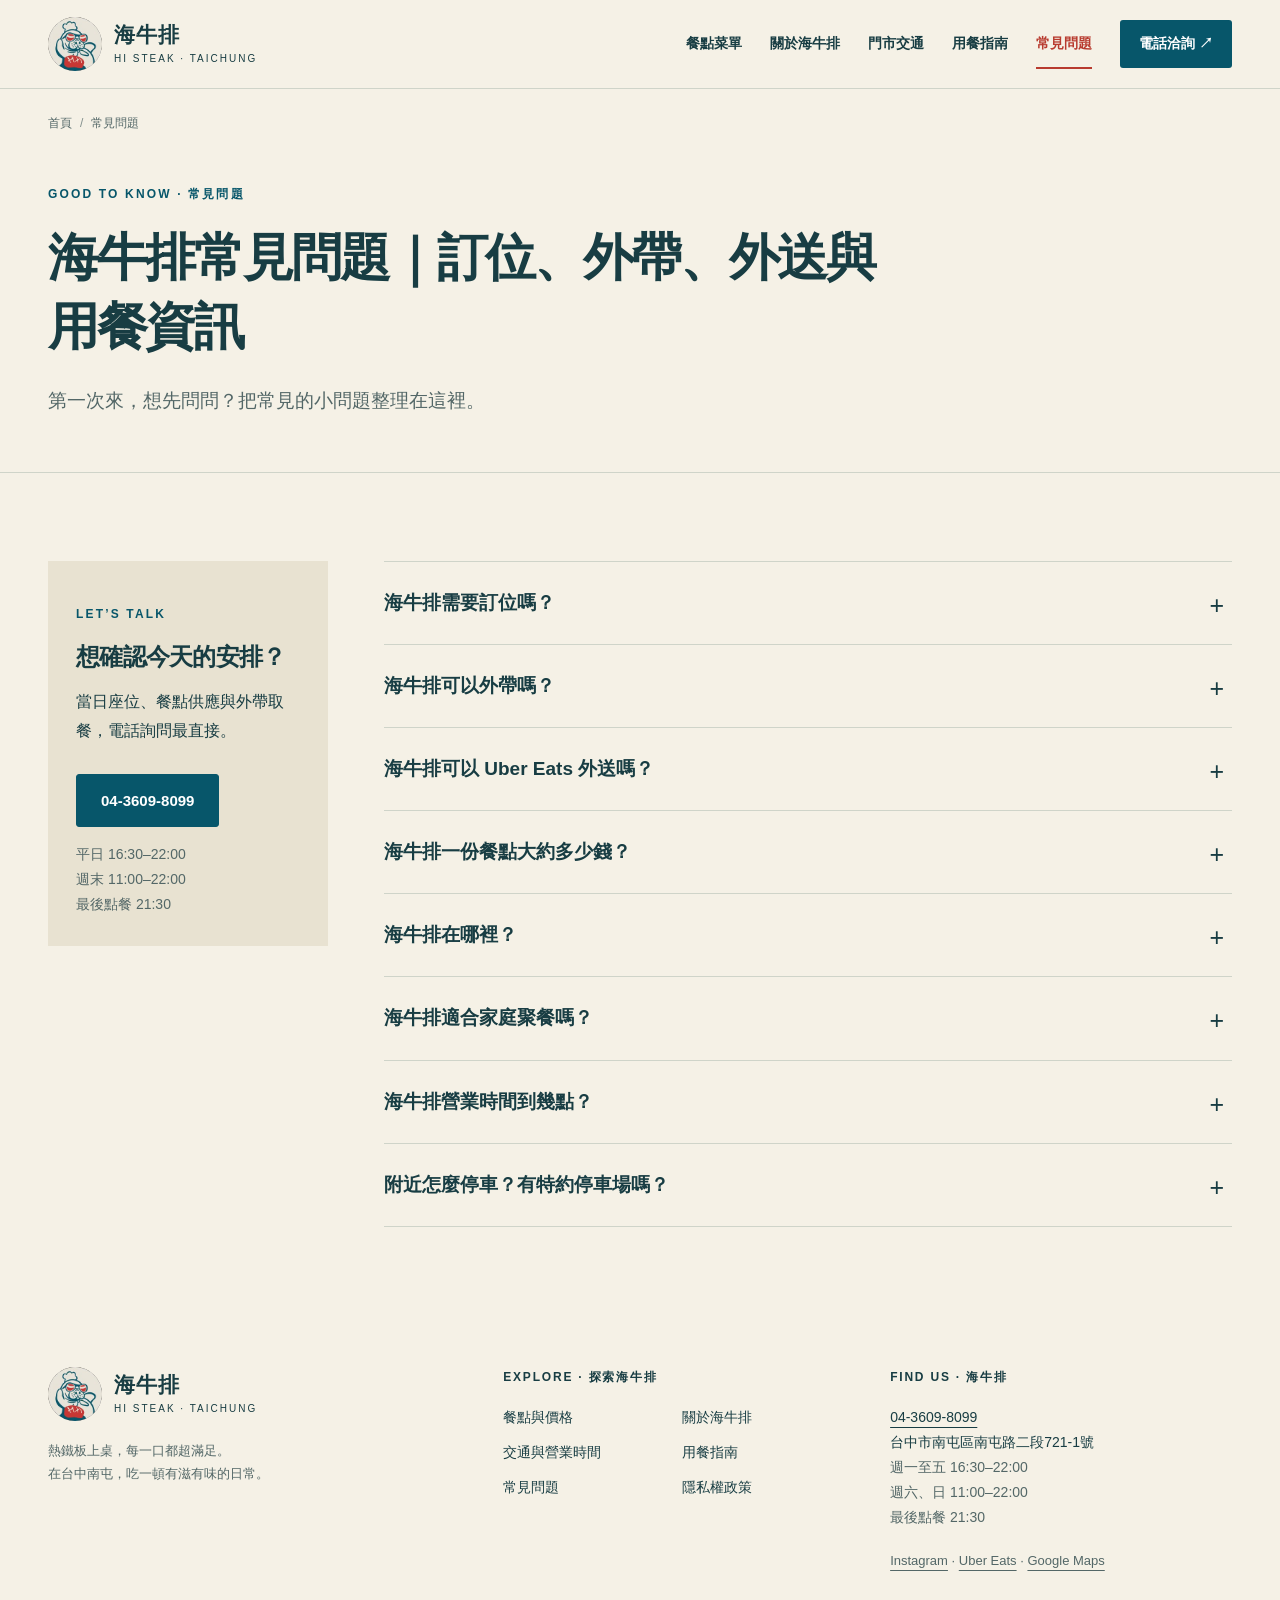
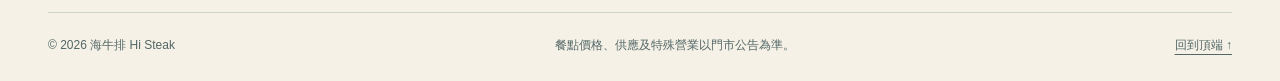
<file: faq/index.html>
<!doctype html>
<html lang="zh-Hant-TW" class="no-js">

<head>
  <!-- Google tag (gtag.js) -->
  <script async src="https://www.googletagmanager.com/gtag/js?id=G-KXHJD3RS0C"></script>
  <script>
    window.dataLayer = window.dataLayer || [];
    function gtag(){dataLayer.push(arguments);}
    gtag('js', new Date());

    gtag('config', 'G-KXHJD3RS0C');
  </script>
  <meta charset="utf-8">
  <meta name="viewport" content="width=device-width, initial-scale=1">
  <title>海牛排常見問題｜訂位、外帶、Uber Eats 與餐點價格</title>
  <meta name="description" content="海牛排需要訂位嗎？可以外帶或 Uber Eats 外送嗎？整理餐點預算、地址、家庭聚餐、營業時間與停車問題，出發前先確認。電話 04-3609-8099。">
  <meta name="robots" content="index,follow,max-image-preview:large">
  <meta name="theme-color" content="#07566a">
  <link rel="canonical" href="https://histeak.shop/faq/">
  <meta property="og:type" content="website">
  <meta property="og:locale" content="zh_TW">
  <meta property="og:site_name" content="海牛排 Hi Steak">
  <meta property="og:title" content="海牛排常見問題｜訂位、外帶、Uber Eats 與餐點價格">
  <meta property="og:description"
    content="海牛排需要訂位嗎？可以外帶或 Uber Eats 外送嗎？整理餐點預算、地址、家庭聚餐、營業時間與停車問題，出發前先確認。電話 04-3609-8099。">
  <meta property="og:url" content="https://histeak.shop/faq/">
  <meta property="og:image" content="https://histeak.shop/assets/histeak-social.jpg">
  <meta property="og:image:width" content="1200">
  <meta property="og:image:height" content="630">
  <meta property="og:image:alt" content="海牛排 Hi Steak 台式鐵板排餐">
  <meta name="twitter:card" content="summary_large_image">
  <meta name="twitter:title" content="海牛排常見問題｜訂位、外帶、Uber Eats 與餐點價格">
  <meta name="twitter:description"
    content="海牛排需要訂位嗎？可以外帶或 Uber Eats 外送嗎？整理餐點預算、地址、家庭聚餐、營業時間與停車問題，出發前先確認。電話 04-3609-8099。">
  <meta name="twitter:image" content="https://histeak.shop/assets/histeak-social.jpg">
  <link rel="icon" type="image/jpeg" href="../assets/logo.jpg">
  <link rel="stylesheet" href="../styles.css">
  <script src="../script.js" defer></script>
  <script type="application/ld+json">{
  "@context": "https://schema.org",
  "@graph": [
    {
      "@type": "Restaurant",
      "@id": "https://histeak.shop/#restaurant",
      "name": "海牛排 Hi Steak",
      "alternateName": [
        "海牛排",
        "Hi Steak",
        "海牛排 Hi STEAK"
      ],
      "url": "https://histeak.shop/",
      "telephone": "+886436098099",
      "description": "位於台中市南屯區南屯路二段的平價台式鐵板排餐餐廳，提供牛排、雞排、雞腿排與豬排。",
      "address": {
        "@type": "PostalAddress",
        "streetAddress": "南屯路二段721-1號",
        "addressLocality": "南屯區",
        "addressRegion": "台中市",
        "addressCountry": "TW"
      },
      "geo": {
        "@type": "GeoCoordinates",
        "latitude": 24.141104,
        "longitude": 120.6361726
      },
      "image": [
        "https://histeak.shop/assets/histeak-table-1200.webp",
        "https://histeak.shop/assets/histeak-interior-1200.webp"
      ],
      "logo": "https://histeak.shop/assets/logo.jpg",
      "servesCuisine": [
        "台式牛排",
        "鐵板排餐"
      ],
      "priceRange": "NT$180–340（門市主餐）",
      "hasMenu": "https://histeak.shop/menu/",
      "menu": "https://histeak.shop/menu/",
      "hasMap": "https://www.google.com/maps/search/?api=1&query=%E6%B5%B7%E7%89%9B%E6%8E%92%20Hi%20Steak&query_place_id=ChIJCwznMwA9aTQRCkrQwihSu3w",
      "sameAs": [
        "https://www.instagram.com/hi_steakhouse/",
        "https://www.ubereats.com/tw/store/%E6%B5%B7%E7%89%9B%E6%8E%92-hi-steak/OaaZ4mz2W0aBt57IbIxc4g"
      ],
      "openingHoursSpecification": [
        {
          "@type": "OpeningHoursSpecification",
          "dayOfWeek": [
            "Monday",
            "Tuesday",
            "Wednesday",
            "Thursday",
            "Friday"
          ],
          "opens": "16:30",
          "closes": "22:00"
        },
        {
          "@type": "OpeningHoursSpecification",
          "dayOfWeek": [
            "Saturday",
            "Sunday"
          ],
          "opens": "11:00",
          "closes": "22:00"
        }
      ]
    },
    {
      "@type": "WebSite",
      "@id": "https://histeak.shop/#website",
      "url": "https://histeak.shop/",
      "name": "海牛排 Hi Steak",
      "alternateName": [
        "海牛排",
        "Hi Steak"
      ],
      "inLanguage": "zh-Hant-TW",
      "publisher": {
        "@id": "https://histeak.shop/#restaurant"
      }
    },
    {
      "@type": "WebPage",
      "@id": "https://histeak.shop/faq/#webpage",
      "url": "https://histeak.shop/faq/",
      "name": "海牛排常見問題｜訂位、外帶、Uber Eats 與餐點價格",
      "description": "海牛排需要訂位嗎？可以外帶或 Uber Eats 外送嗎？整理餐點預算、地址、家庭聚餐、營業時間與停車問題，出發前先確認。電話 04-3609-8099。",
      "inLanguage": "zh-Hant-TW",
      "isPartOf": {
        "@id": "https://histeak.shop/#website"
      },
      "about": {
        "@id": "https://histeak.shop/#restaurant"
      }
    },
    {
      "@type": "BreadcrumbList",
      "@id": "https://histeak.shop/faq/#breadcrumb",
      "itemListElement": [
        {
          "@type": "ListItem",
          "position": 1,
          "name": "首頁",
          "item": "https://histeak.shop/"
        },
        {
          "@type": "ListItem",
          "position": 2,
          "name": "常見問題",
          "item": "https://histeak.shop/faq/"
        }
      ]
    }
  ]
}</script>
</head>

<body><a class="skip" href="#main">跳至主要內容</a>
  <header class="site-header" id="top">
    <nav class="nav-shell wrap" aria-label="主要導覽"><a class="brand" href="/" data-local="../index.html"
        aria-label="海牛排 Hi Steak 首頁"><img src="../assets/logo.jpg" width="54" height="54"
          alt=""><span><strong>海牛排</strong><small>HI STEAK · TAICHUNG</small></span></a><button class="nav-toggle"
        aria-controls="nav-links" aria-expanded="false" aria-label="開啟導覽選單">選單 <span
          aria-hidden="true">☰</span></button>
      <div class="nav-links" id="nav-links"><a href="/menu/" data-local="../menu/index.html">餐點菜單</a><a href="/about/"
          data-local="../about/index.html">關於海牛排</a><a href="/location/" data-local="../location/index.html">門市交通</a><a
          href="/blog/" data-local="../blog/index.html">用餐指南</a><a href="/faq/" data-local="../faq/index.html"
          aria-current="page">常見問題</a><a class="nav-phone" href="tel:+886436098099">電話洽詢 ↗</a></div>
    </nav>
  </header>
  <main id="main">
    <div class="page-top">
      <div class="wrap">
        <nav aria-label="麵包屑">
          <ol class="breadcrumbs">
            <li><a href="/" data-local="../index.html">首頁</a></li>
            <li><span aria-current="page">常見問題</span></li>
          </ol>
        </nav>
        <div class="page-intro ">
          <p class="eyebrow">GOOD TO KNOW · 常見問題</p>
          <h1>海牛排常見問題｜訂位、外帶、外送與用餐資訊</h1>
          <p class="lead">第一次來，想先問問？把常見的小問題整理在這裡。</p>
        </div>
      </div>
    </div>
    <section class="section wrap faq-layout">
      <aside class="faq-help">
        <p class="eyebrow">LET’S TALK</p>
        <h2>想確認今天的安排？</h2>
        <p>當日座位、餐點供應與外帶取餐，電話詢問最直接。</p>
        <div class="actions"><a class="button" href="tel:+886436098099">04-3609-8099</a></div>
        <p class="small">平日 16:30–22:00<br>週末 11:00–22:00<br>最後點餐 21:30</p>
      </aside>
      <div class="faq-list">
        <details id="booking">
          <summary>海牛排需要訂位嗎？</summary>
          <div class="answer">
            <p>建議多人聚餐、假日或有特定用餐時間時，先撥打 <a href="tel:+886436098099">04-3609-8099</a>
              詢問訂位與當日候位情況。是否能保留座位、可接受人數與安排方式，以門市回覆為準；網站沒有線上即時訂位功能。</p>
          </div>
        </details>
        <details id="takeout">
          <summary>海牛排可以外帶嗎？</summary>
          <div class="answer">
            <p>想外帶可先來電 <a href="tel:+886436098099">04-3609-8099</a> 洽詢電話預訂餐點、可供品項與取餐時間。請告知數量與預計取餐時間，並以門市確認的訂單、價格與安排為準。
            </p>
          </div>
        </details>
        <details id="delivery">
          <summary>海牛排可以 Uber Eats 外送嗎？</summary>
          <div class="answer">
            <p>海牛排有 <a
                href="https://www.ubereats.com/tw/store/%E6%B5%B7%E7%89%9B%E6%8E%92-hi-steak/OaaZ4mz2W0aBt57IbIxc4g"
                target="_blank" rel="noopener noreferrer">Uber Eats
                店家頁面</a>。請在平台輸入收餐地址，確認是否在外送範圍及當下是否接單；平台售價、優惠、外送費與供應時段，均以 Uber Eats 顯示為準。</p>
          </div>
        </details>
        <details id="price">
          <summary>海牛排一份餐點大約多少錢？</summary>
          <div class="answer">
            <p>依目前門市菜單，主餐約 NT$180–340：經典雞排與里肌豬排 NT$180，沙朗及雞腿排 NT$190，厚切牛排 NT$270，帶骨牛小排 NT$340。加購與單點另計，詳細品項請看 <a
                href="/menu/" data-local="../menu/index.html">完整菜單</a>。實際價格以門市公告為準，外送平台可能不同。</p>
          </div>
        </details>
        <details id="address">
          <summary>海牛排在哪裡？</summary>
          <div class="answer">
            <p>海牛排 Hi Steak 位於台中市南屯區南屯路二段721-1號。請前往 <a href="/location/" data-local="../location/index.html">交通與營業資訊</a>
              開啟 Google Maps 導航；停車位置、費用與當日路況請出發前確認。</p>
          </div>
        </details>
        <details id="family">
          <summary>海牛排適合家庭聚餐嗎？</summary>
          <div class="answer">
            <p>海牛排提供牛排、雞排、雞腿排與豬排，可依家人的飲食偏好選擇。家庭或多人用餐建議先來電詢問座位；若需要嬰兒椅、推車空間、無障礙動線或併桌，請先確認當日可提供的安排。</p>
          </div>
        </details>
        <details id="hours">
          <summary>海牛排營業時間到幾點？</summary>
          <div class="answer">
            <p>週一至週五 16:30–22:00，週六、週日 11:00–22:00；最後點餐時間為 21:30。假日特殊營業、臨時店休或供餐調整，請以門市公告與電話確認為準。</p>
          </div>
        </details>
        <details id="parking">
          <summary>附近怎麼停車？有特約停車場嗎？</summary>
          <div class="answer">
            <p>開車或騎車前，可從 <a href="/location/" data-local="../location/index.html">交通頁</a>
              開啟地圖查詢周邊合法停車空間。</p>
          </div>
        </details>
      </div>
    </section>
  </main>
  <footer class="site-footer">
    <div class="wrap">
      <div class="footer-top">
        <div><a class="brand" href="/" data-local="../index.html" aria-label="海牛排 Hi Steak 首頁"><img
              src="../assets/logo.jpg" width="54" height="54" alt=""><span><strong>海牛排</strong><small>HI STEAK ·
                TAICHUNG</small></span></a>
          <p>熱鐵板上桌，每一口都超滿足。<br>在台中南屯，吃一頓有滋有味的日常。</p>
        </div>
        <div>
          <div class="footer-heading">EXPLORE · 探索海牛排</div>
          <div class="footer-links"><a href="/menu/" data-local="../menu/index.html">餐點與價格</a><a href="/about/"
              data-local="../about/index.html">關於海牛排</a><a href="/location/"
              data-local="../location/index.html">交通與營業時間</a><a href="/blog/" data-local="../blog/index.html">用餐指南</a><a
              href="/faq/" data-local="../faq/index.html">常見問題</a><a href="/privacy/"
              data-local="../privacy/index.html">隱私權政策</a></div>
        </div>
        <div class="footer-contact">
          <div class="footer-heading">FIND US · 海牛排</div><a
            href="tel:+886436098099">04-3609-8099</a><br>台中市南屯區南屯路二段721-1號<br><span class="small">週一至五
            16:30–22:00<br>週六、日 11:00–22:00<br>最後點餐 21:30</span>
          <p><a href="https://www.instagram.com/hi_steakhouse/" target="_blank" rel="noopener noreferrer">Instagram</a>
            · <a href="https://www.ubereats.com/tw/store/%E6%B5%B7%E7%89%9B%E6%8E%92-hi-steak/OaaZ4mz2W0aBt57IbIxc4g"
              target="_blank" rel="noopener noreferrer">Uber Eats</a> · <a
              href="https://www.google.com/maps/search/?api=1&amp;query=%E6%B5%B7%E7%89%9B%E6%8E%92%20Hi%20Steak&amp;query_place_id=ChIJCwznMwA9aTQRCkrQwihSu3w"
              target="_blank" rel="noopener noreferrer">Google Maps</a></p>
        </div>
      </div>
      <div class="footer-bottom"><span>© 2026 海牛排 Hi Steak</span><span>餐點價格、供應及特殊營業以門市公告為準。</span><a href="#top">回到頂端
          ↑</a></div>
    </div>
  </footer>
  <nav class="mobile-bar" aria-label="快速操作"><a href="/menu/" data-local="../menu/index.html">查看菜單</a><a
      href="tel:+886436098099">電話洽詢</a><a
      href="https://www.google.com/maps/dir/?api=1&amp;destination=%E6%B5%B7%E7%89%9B%E6%8E%92%20Hi%20Steak&amp;destination_place_id=ChIJCwznMwA9aTQRCkrQwihSu3w"
      target="_blank" rel="noopener noreferrer">到店導航</a></nav>
</body>

</html>
</file>
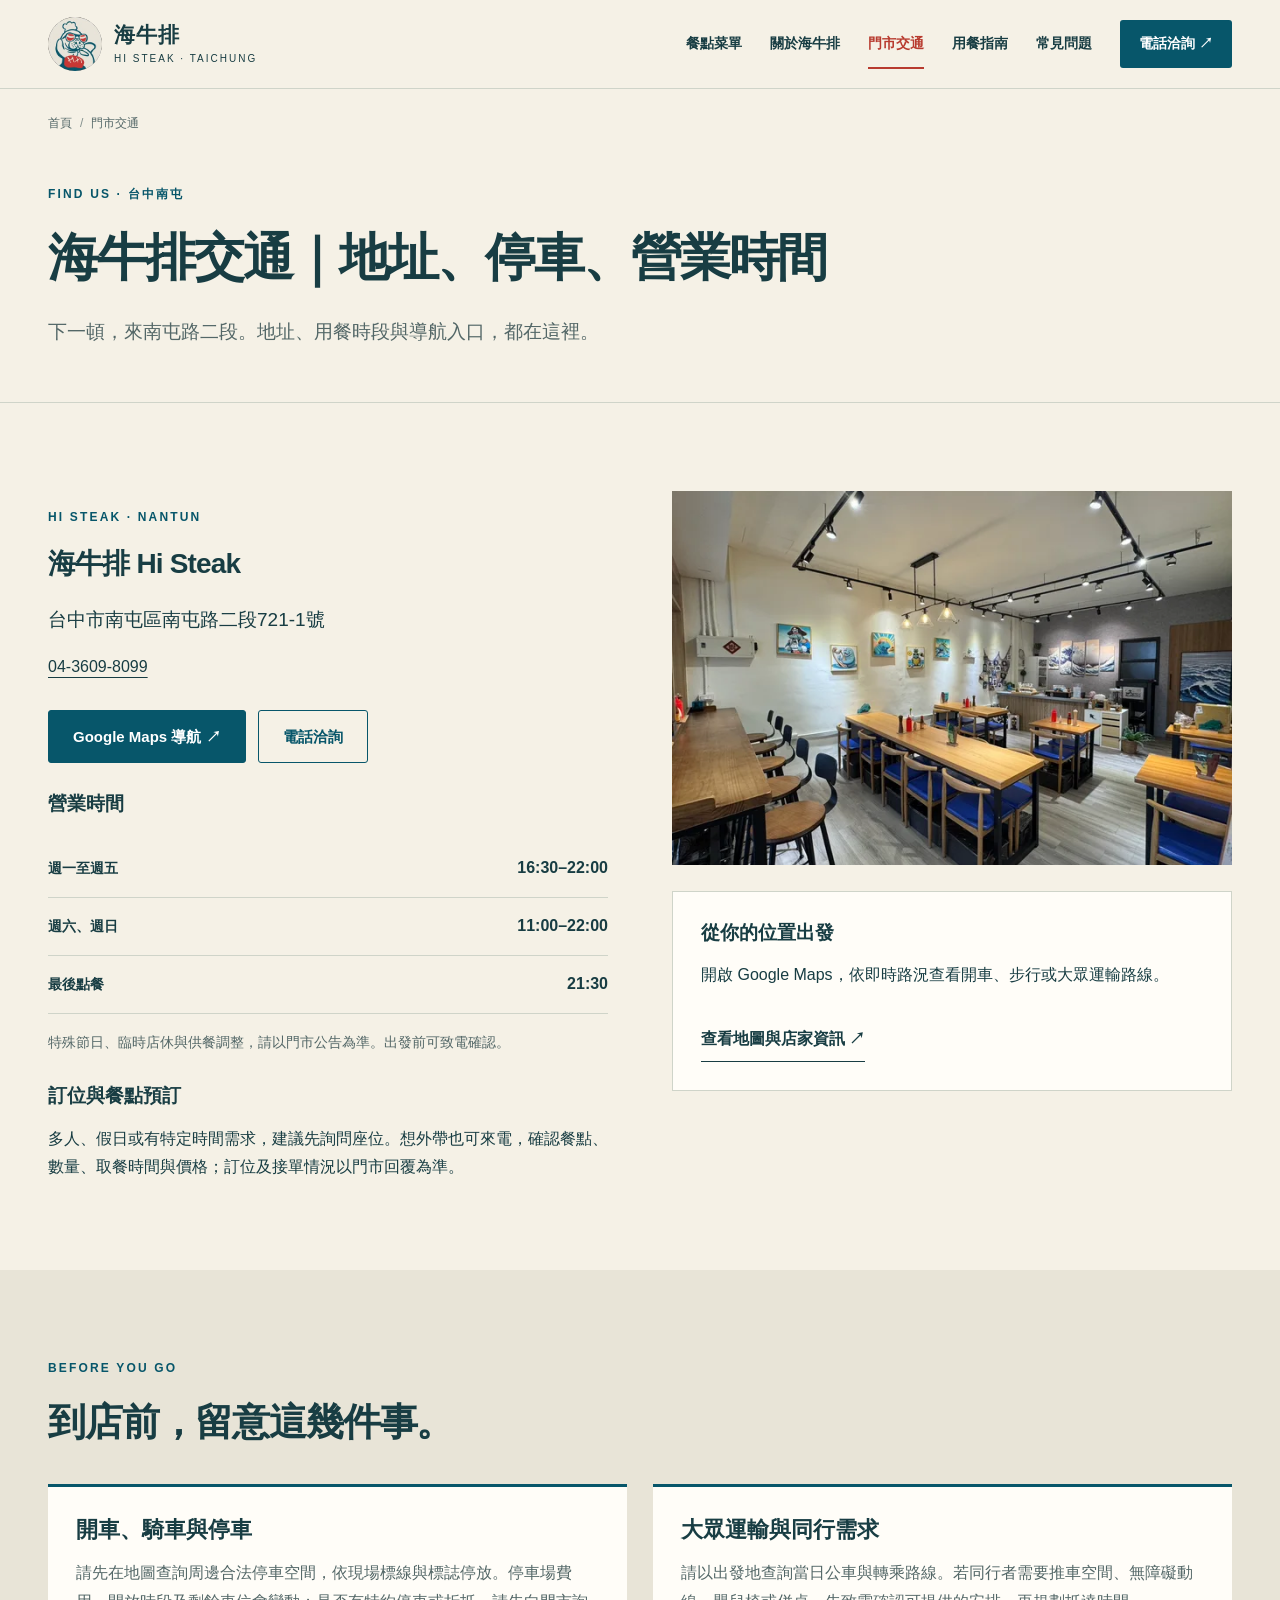
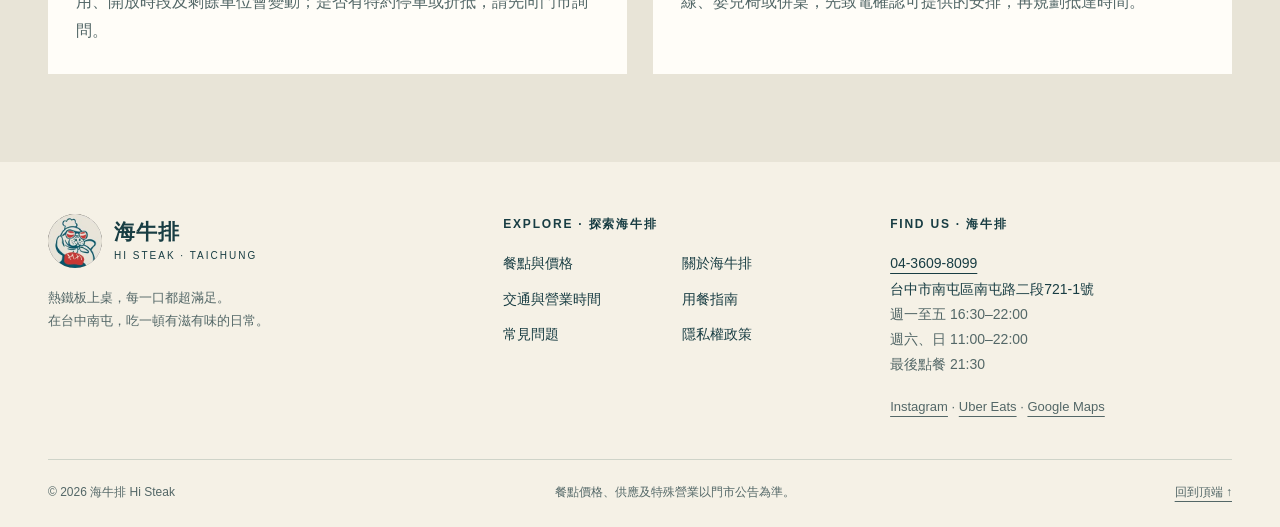
<file: location/index.html>
<!doctype html>
<html lang="zh-Hant-TW" class="no-js">
<head>
  <!-- Google tag (gtag.js) -->
  <script async src="https://www.googletagmanager.com/gtag/js?id=G-KXHJD3RS0C"></script>
  <script>
    window.dataLayer = window.dataLayer || [];
    function gtag(){dataLayer.push(arguments);}
    gtag('js', new Date());

    gtag('config', 'G-KXHJD3RS0C');
  </script>
<meta charset="utf-8"><meta name="viewport" content="width=device-width, initial-scale=1">
<title>海牛排交通｜地址、停車、營業時間</title>
<meta name="description" content="海牛排 Hi Steak：台中市南屯區南屯路二段721-1號，電話 04-3609-8099。平日 16:30–22:00、週末 11:00–22:00，最後點餐 21:30。查看導航與停車提醒。">
<meta name="robots" content="index,follow,max-image-preview:large">
<meta name="theme-color" content="#07566a">
<link rel="canonical" href="https://histeak.shop/location/">
<meta property="og:type" content="website"><meta property="og:locale" content="zh_TW">
<meta property="og:site_name" content="海牛排 Hi Steak"><meta property="og:title" content="海牛排交通｜地址、停車、營業時間">
<meta property="og:description" content="海牛排 Hi Steak：台中市南屯區南屯路二段721-1號，電話 04-3609-8099。平日 16:30–22:00、週末 11:00–22:00，最後點餐 21:30。查看導航與停車提醒。"><meta property="og:url" content="https://histeak.shop/location/">
<meta property="og:image" content="https://histeak.shop/assets/histeak-social.jpg"><meta property="og:image:width" content="1200"><meta property="og:image:height" content="630"><meta property="og:image:alt" content="海牛排 Hi Steak 台式鐵板排餐">
<meta name="twitter:card" content="summary_large_image"><meta name="twitter:title" content="海牛排交通｜地址、停車、營業時間"><meta name="twitter:description" content="海牛排 Hi Steak：台中市南屯區南屯路二段721-1號，電話 04-3609-8099。平日 16:30–22:00、週末 11:00–22:00，最後點餐 21:30。查看導航與停車提醒。"><meta name="twitter:image" content="https://histeak.shop/assets/histeak-social.jpg">
<link rel="icon" type="image/jpeg" href="../assets/logo.jpg"><link rel="stylesheet" href="../styles.css">
<script src="../script.js" defer></script>
<script type="application/ld+json">{
  "@context": "https://schema.org",
  "@graph": [
    {
      "@type": "Restaurant",
      "@id": "https://histeak.shop/#restaurant",
      "name": "海牛排 Hi Steak",
      "alternateName": [
        "海牛排",
        "Hi Steak",
        "海牛排 Hi STEAK"
      ],
      "url": "https://histeak.shop/",
      "telephone": "+886436098099",
      "description": "位於台中市南屯區南屯路二段的平價台式鐵板排餐餐廳，提供牛排、雞排、雞腿排與豬排。",
      "address": {
        "@type": "PostalAddress",
        "streetAddress": "南屯路二段721-1號",
        "addressLocality": "南屯區",
        "addressRegion": "台中市",
        "addressCountry": "TW"
      },
      "geo": {
        "@type": "GeoCoordinates",
        "latitude": 24.141104,
        "longitude": 120.6361726
      },
      "image": [
        "https://histeak.shop/assets/histeak-table-1200.webp",
        "https://histeak.shop/assets/histeak-interior-1200.webp"
      ],
      "logo": "https://histeak.shop/assets/logo.jpg",
      "servesCuisine": [
        "台式牛排",
        "鐵板排餐"
      ],
      "priceRange": "NT$180–340（門市主餐）",
      "hasMenu": "https://histeak.shop/menu/",
      "menu": "https://histeak.shop/menu/",
      "hasMap": "https://www.google.com/maps/search/?api=1&query=%E6%B5%B7%E7%89%9B%E6%8E%92%20Hi%20Steak&query_place_id=ChIJCwznMwA9aTQRCkrQwihSu3w",
      "sameAs": [
        "https://www.instagram.com/hi_steakhouse/",
        "https://www.ubereats.com/tw/store/%E6%B5%B7%E7%89%9B%E6%8E%92-hi-steak/OaaZ4mz2W0aBt57IbIxc4g"
      ],
      "openingHoursSpecification": [
        {
          "@type": "OpeningHoursSpecification",
          "dayOfWeek": [
            "Monday",
            "Tuesday",
            "Wednesday",
            "Thursday",
            "Friday"
          ],
          "opens": "16:30",
          "closes": "22:00"
        },
        {
          "@type": "OpeningHoursSpecification",
          "dayOfWeek": [
            "Saturday",
            "Sunday"
          ],
          "opens": "11:00",
          "closes": "22:00"
        }
      ]
    },
    {
      "@type": "WebSite",
      "@id": "https://histeak.shop/#website",
      "url": "https://histeak.shop/",
      "name": "海牛排 Hi Steak",
      "alternateName": [
        "海牛排",
        "Hi Steak"
      ],
      "inLanguage": "zh-Hant-TW",
      "publisher": {
        "@id": "https://histeak.shop/#restaurant"
      }
    },
    {
      "@type": "WebPage",
      "@id": "https://histeak.shop/location/#webpage",
      "url": "https://histeak.shop/location/",
      "name": "海牛排交通｜地址、停車、營業時間",
      "description": "海牛排 Hi Steak：台中市南屯區南屯路二段721-1號，電話 04-3609-8099。平日 16:30–22:00、週末 11:00–22:00，最後點餐 21:30。查看導航與停車提醒。",
      "inLanguage": "zh-Hant-TW",
      "isPartOf": {
        "@id": "https://histeak.shop/#website"
      },
      "about": {
        "@id": "https://histeak.shop/#restaurant"
      }
    },
    {
      "@type": "BreadcrumbList",
      "@id": "https://histeak.shop/location/#breadcrumb",
      "itemListElement": [
        {
          "@type": "ListItem",
          "position": 1,
          "name": "首頁",
          "item": "https://histeak.shop/"
        },
        {
          "@type": "ListItem",
          "position": 2,
          "name": "門市交通",
          "item": "https://histeak.shop/location/"
        }
      ]
    }
  ]
}</script>
</head>
<body><a class="skip" href="#main">跳至主要內容</a><header class="site-header" id="top"><nav class="nav-shell wrap" aria-label="主要導覽"><a class="brand" href="/" data-local="../index.html" aria-label="海牛排 Hi Steak 首頁"><img src="../assets/logo.jpg" width="54" height="54" alt=""><span><strong>海牛排</strong><small>HI STEAK · TAICHUNG</small></span></a><button class="nav-toggle" aria-controls="nav-links" aria-expanded="false" aria-label="開啟導覽選單">選單 <span aria-hidden="true">☰</span></button><div class="nav-links" id="nav-links"><a href="/menu/" data-local="../menu/index.html">餐點菜單</a><a href="/about/" data-local="../about/index.html">關於海牛排</a><a href="/location/" data-local="../location/index.html" aria-current="page">門市交通</a><a href="/blog/" data-local="../blog/index.html">用餐指南</a><a href="/faq/" data-local="../faq/index.html">常見問題</a><a class="nav-phone" href="tel:+886436098099">電話洽詢 ↗</a></div></nav></header><main id="main"><div class="page-top"><div class="wrap"><nav aria-label="麵包屑"><ol class="breadcrumbs"><li><a href="/" data-local="../index.html">首頁</a></li><li><span aria-current="page">門市交通</span></li></ol></nav><div class="page-intro "><p class="eyebrow">FIND US · 台中南屯</p><h1>海牛排交通｜地址、停車、營業時間</h1><p class="lead">下一頓，來南屯路二段。地址、用餐時段與導航入口，都在這裡。</p></div></div></div><section class="section wrap location-grid"><div><p class="eyebrow">HI STEAK · NANTUN</p><h2>海牛排 Hi Steak</h2><address class="address">台中市南屯區南屯路二段721-1號</address><p><a href="tel:+886436098099">04-3609-8099</a></p><div class="actions"><a href="https://www.google.com/maps/dir/?api=1&amp;destination=%E6%B5%B7%E7%89%9B%E6%8E%92%20Hi%20Steak&amp;destination_place_id=ChIJCwznMwA9aTQRCkrQwihSu3w" target="_blank" rel="noopener noreferrer" class="button">Google Maps 導航 ↗</a><a class="button outline" href="tel:+886436098099">電話洽詢</a></div><h3>營業時間</h3><table class="hours"><tbody><tr><th scope="row">週一至週五</th><td>16:30–22:00</td></tr><tr><th scope="row">週六、週日</th><td>11:00–22:00</td></tr><tr><th scope="row">最後點餐</th><td>21:30</td></tr></tbody></table><p class="small">特殊節日、臨時店休與供餐調整，請以門市公告為準。出發前可致電確認。</p><h3>訂位與餐點預訂</h3><p>多人、假日或有特定時間需求，建議先詢問座位。想外帶也可來電，確認餐點、數量、取餐時間與價格；訂位及接單情況以門市回覆為準。</p></div><div><figure class="location-photo"><img src="../assets/histeak-interior-1200.webp" alt="海牛排店內桌椅與海洋風格掛畫" width="1200" height="900" decoding="async" fetchpriority="high" srcset="../assets/histeak-interior-640.webp 640w, ../assets/histeak-interior-1200.webp 1200w" sizes="(max-width: 800px) calc(100vw - 40px), 600px"></figure><div class="map-link"><h3>從你的位置出發</h3><p>開啟 Google Maps，依即時路況查看開車、步行或大眾運輸路線。</p><div class="actions"><a href="https://www.google.com/maps/search/?api=1&amp;query=%E6%B5%B7%E7%89%9B%E6%8E%92%20Hi%20Steak&amp;query_place_id=ChIJCwznMwA9aTQRCkrQwihSu3w" target="_blank" rel="noopener noreferrer" class="text-link">查看地圖與店家資訊 ↗</a></div></div></div></section><section class="section about-strip"><div class="wrap"><div class="section-head"><div><p class="eyebrow">BEFORE YOU GO</p><h2>到店前，留意這幾件事。</h2></div></div><div class="two-up"><div class="info-panel"><h3>開車、騎車與停車</h3><p>請先在地圖查詢周邊合法停車空間，依現場標線與標誌停放。停車場費用、開放時段及剩餘車位會變動；是否有特約停車或折抵，請先向門市詢問。</p></div><div class="info-panel"><h3>大眾運輸與同行需求</h3><p>請以出發地查詢當日公車與轉乘路線。若同行者需要推車空間、無障礙動線、嬰兒椅或併桌，先致電確認可提供的安排，再規劃抵達時間。</p></div></div></div></section></main><footer class="site-footer"><div class="wrap"><div class="footer-top"><div><a class="brand" href="/" data-local="../index.html" aria-label="海牛排 Hi Steak 首頁"><img src="../assets/logo.jpg" width="54" height="54" alt=""><span><strong>海牛排</strong><small>HI STEAK · TAICHUNG</small></span></a><p>熱鐵板上桌，每一口都超滿足。<br>在台中南屯，吃一頓有滋有味的日常。</p></div><div><div class="footer-heading">EXPLORE · 探索海牛排</div><div class="footer-links"><a href="/menu/" data-local="../menu/index.html">餐點與價格</a><a href="/about/" data-local="../about/index.html">關於海牛排</a><a href="/location/" data-local="../location/index.html">交通與營業時間</a><a href="/blog/" data-local="../blog/index.html">用餐指南</a><a href="/faq/" data-local="../faq/index.html">常見問題</a><a href="/privacy/" data-local="../privacy/index.html">隱私權政策</a></div></div><div class="footer-contact"><div class="footer-heading">FIND US · 海牛排</div><a href="tel:+886436098099">04-3609-8099</a><br>台中市南屯區南屯路二段721-1號<br><span class="small">週一至五 16:30–22:00<br>週六、日 11:00–22:00<br>最後點餐 21:30</span><p><a href="https://www.instagram.com/hi_steakhouse/" target="_blank" rel="noopener noreferrer">Instagram</a> · <a href="https://www.ubereats.com/tw/store/%E6%B5%B7%E7%89%9B%E6%8E%92-hi-steak/OaaZ4mz2W0aBt57IbIxc4g" target="_blank" rel="noopener noreferrer">Uber Eats</a> · <a href="https://www.google.com/maps/search/?api=1&amp;query=%E6%B5%B7%E7%89%9B%E6%8E%92%20Hi%20Steak&amp;query_place_id=ChIJCwznMwA9aTQRCkrQwihSu3w" target="_blank" rel="noopener noreferrer">Google Maps</a></p></div></div><div class="footer-bottom"><span>© 2026 海牛排 Hi Steak</span><span>餐點價格、供應及特殊營業以門市公告為準。</span><a href="#top">回到頂端 ↑</a></div></div></footer><nav class="mobile-bar" aria-label="快速操作"><a href="/menu/" data-local="../menu/index.html">查看菜單</a><a href="tel:+886436098099">電話洽詢</a><a href="https://www.google.com/maps/dir/?api=1&amp;destination=%E6%B5%B7%E7%89%9B%E6%8E%92%20Hi%20Steak&amp;destination_place_id=ChIJCwznMwA9aTQRCkrQwihSu3w" target="_blank" rel="noopener noreferrer">到店導航</a></nav></body></html>
</file>
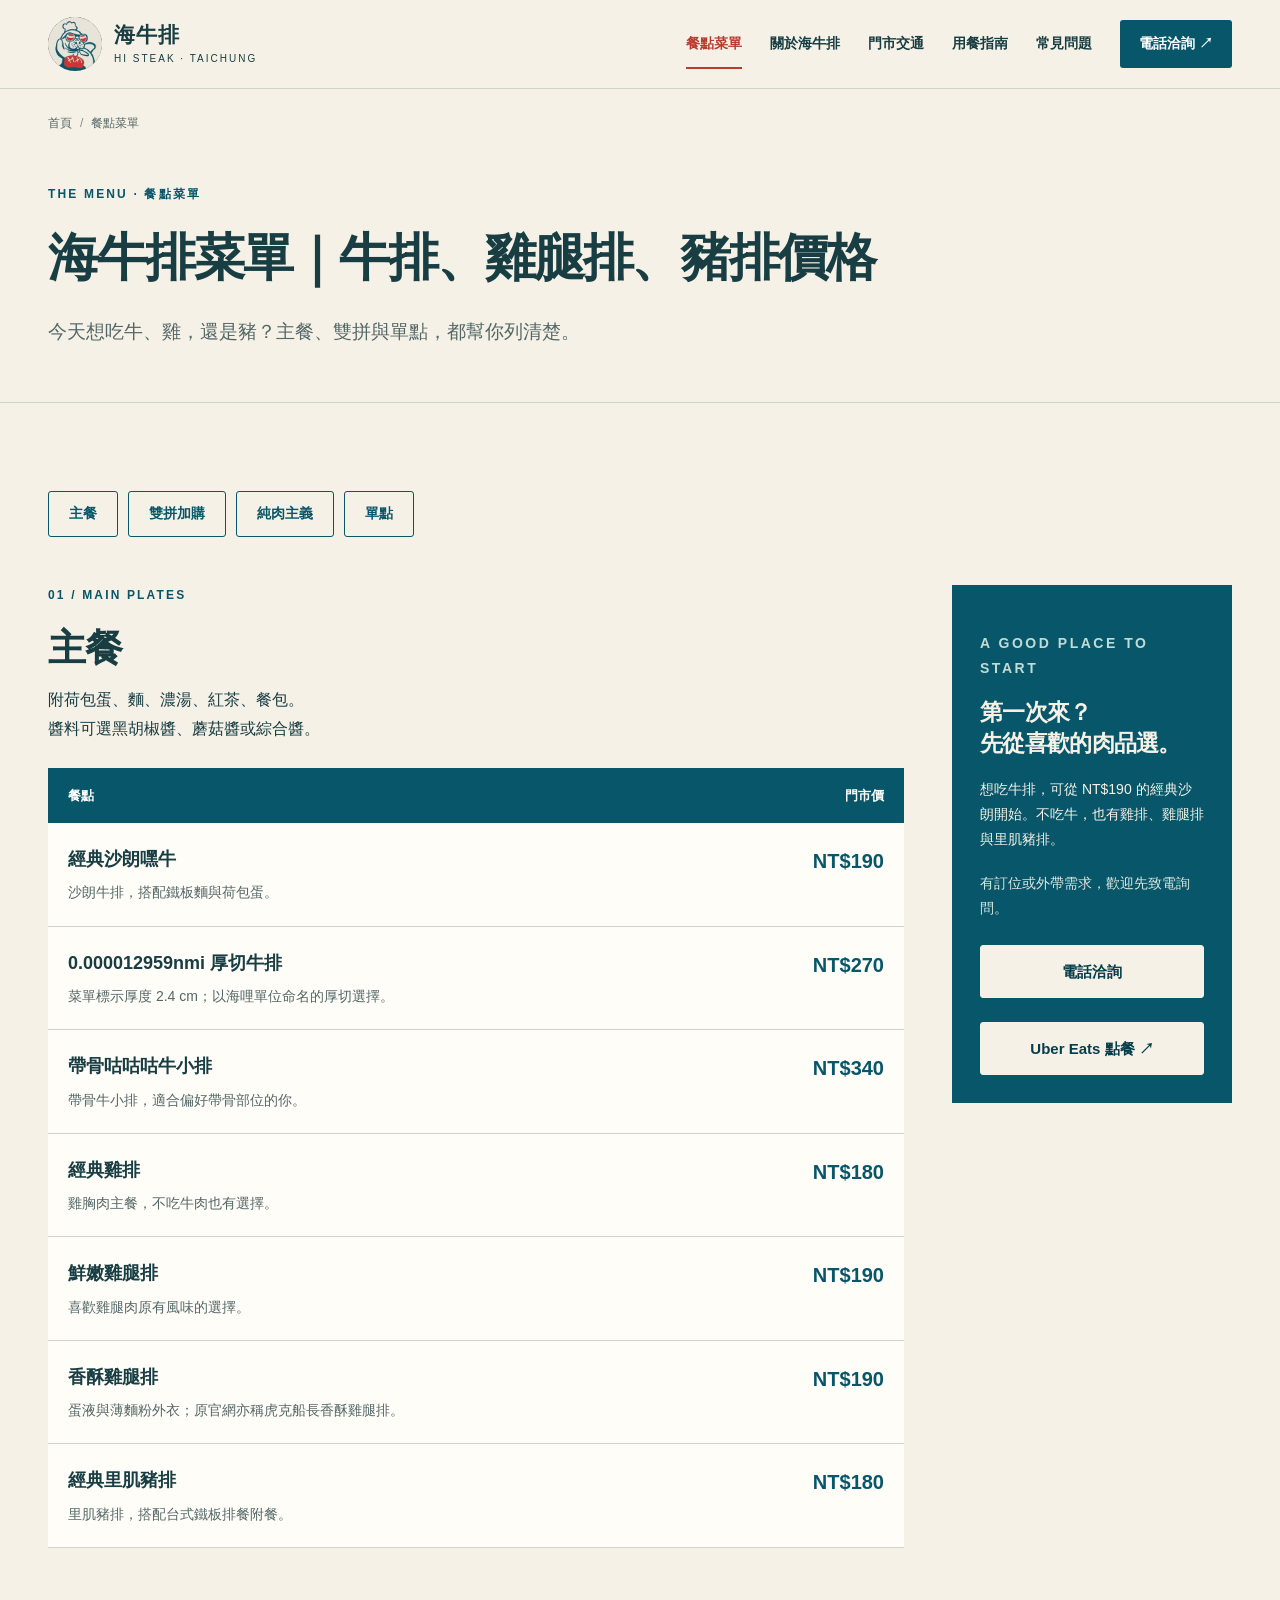
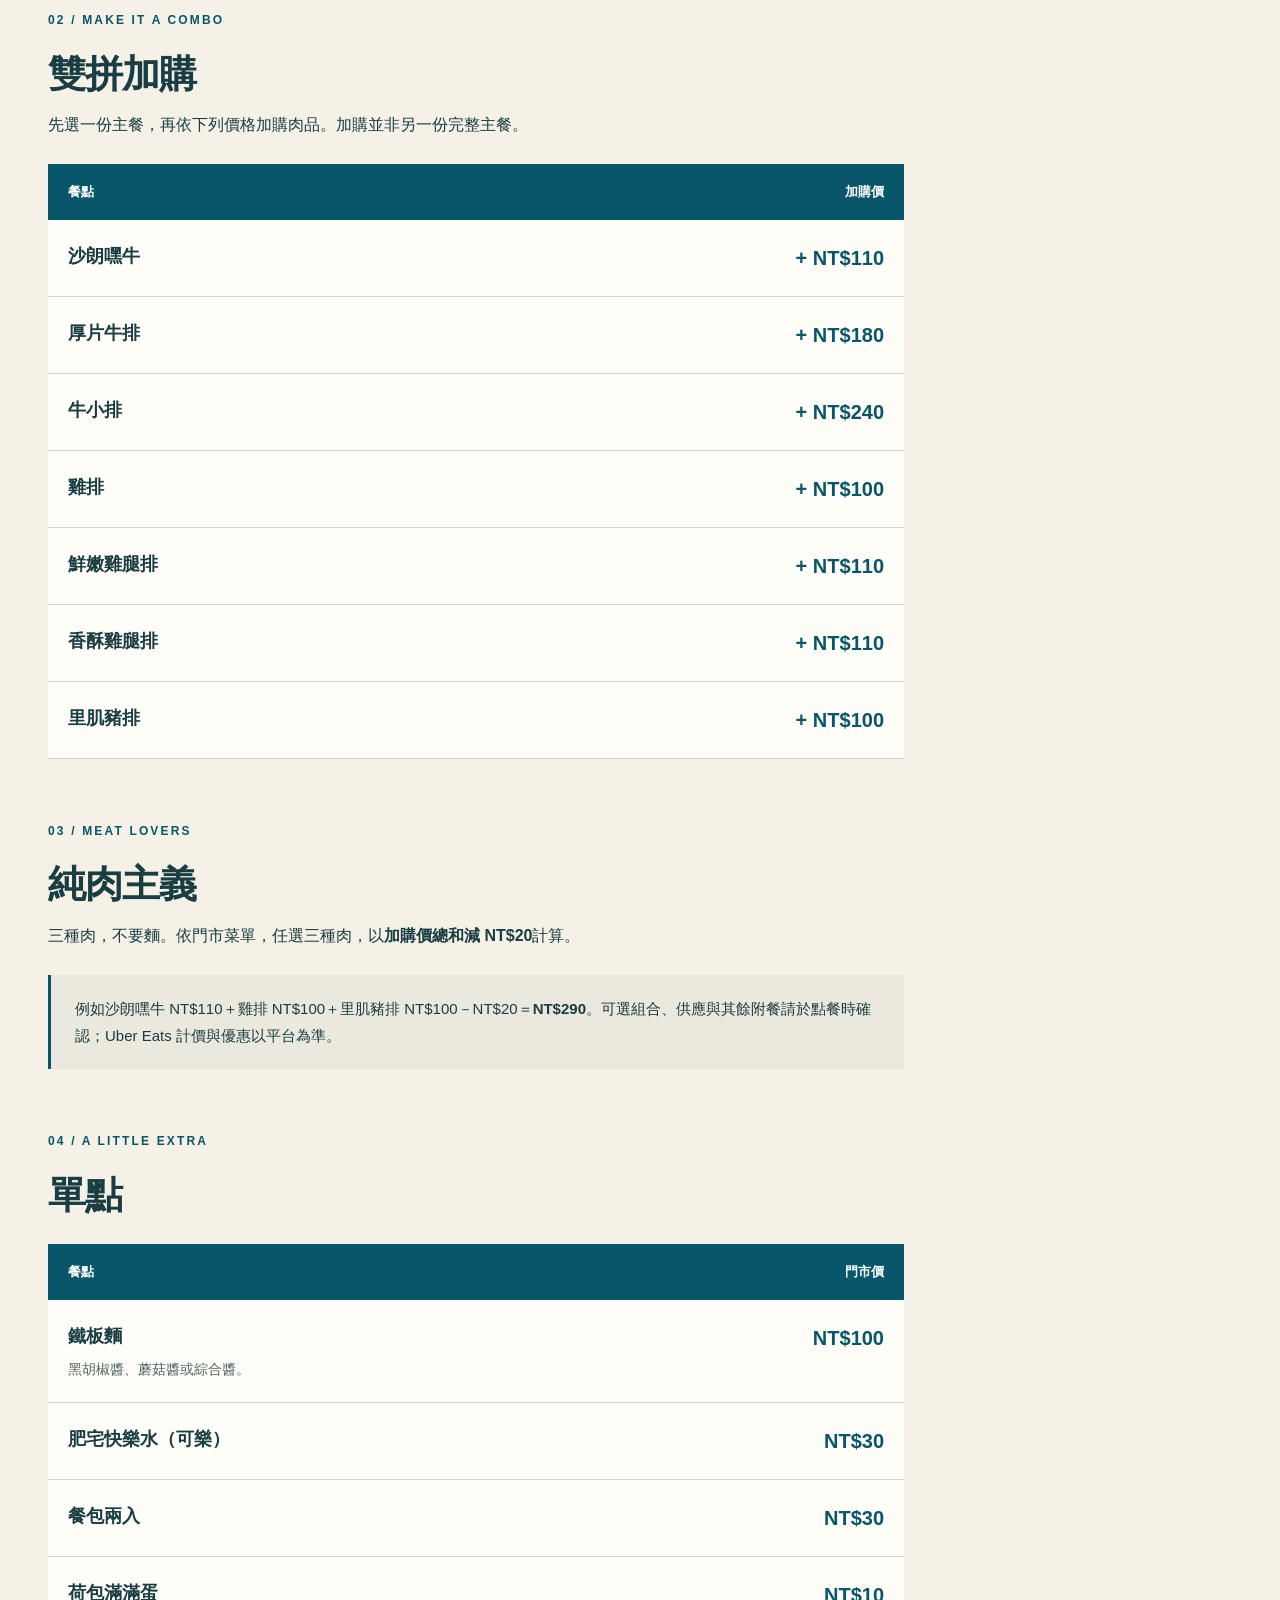
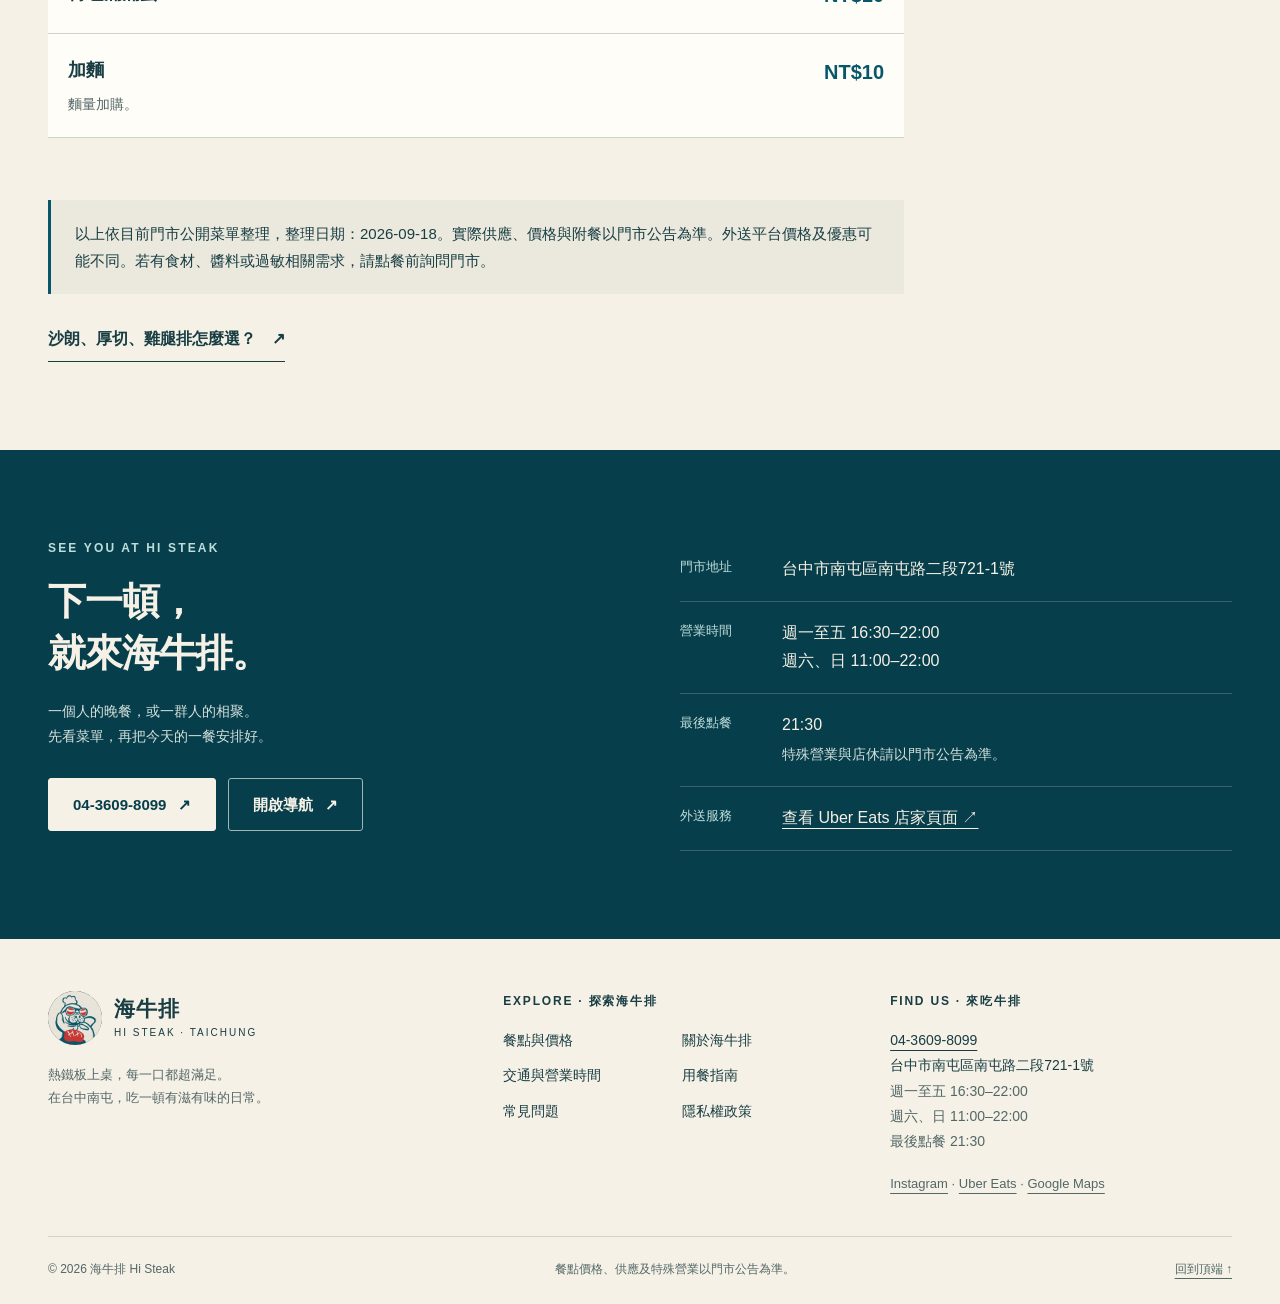
<file: menu/index.html>
<!doctype html>
<html lang="zh-Hant-TW" class="no-js">
<head>
  <!-- Google tag (gtag.js) -->
  <script async src="https://www.googletagmanager.com/gtag/js?id=G-KXHJD3RS0C"></script>
  <script>
    window.dataLayer = window.dataLayer || [];
    function gtag(){dataLayer.push(arguments);}
    gtag('js', new Date());

    gtag('config', 'G-KXHJD3RS0C');
  </script>
<meta charset="utf-8"><meta name="viewport" content="width=device-width, initial-scale=1">
<title>海牛排菜單｜牛排、雞腿排、豬排價格</title>
<meta name="description" content="海牛排門市文字菜單：經典雞排、里肌豬排 NT$180，沙朗與雞腿排 NT$190、厚切牛排 NT$270、帶骨牛小排 NT$340。另有雙拼加購、純肉主義與單點，外送平台價格另依公告。">
<meta name="robots" content="index,follow,max-image-preview:large">
<meta name="theme-color" content="#07566a">
<link rel="canonical" href="https://histeak.shop/menu/">
<meta property="og:type" content="website"><meta property="og:locale" content="zh_TW">
<meta property="og:site_name" content="海牛排 Hi Steak"><meta property="og:title" content="海牛排菜單｜牛排、雞腿排、豬排價格">
<meta property="og:description" content="海牛排門市文字菜單：經典雞排、里肌豬排 NT$180，沙朗與雞腿排 NT$190、厚切牛排 NT$270、帶骨牛小排 NT$340。另有雙拼加購、純肉主義與單點，外送平台價格另依公告。"><meta property="og:url" content="https://histeak.shop/menu/">
<meta property="og:image" content="https://histeak.shop/assets/histeak-social.jpg"><meta property="og:image:width" content="1200"><meta property="og:image:height" content="630"><meta property="og:image:alt" content="海牛排 Hi Steak 台式鐵板排餐">
<meta name="twitter:card" content="summary_large_image"><meta name="twitter:title" content="海牛排菜單｜牛排、雞腿排、豬排價格"><meta name="twitter:description" content="海牛排門市文字菜單：經典雞排、里肌豬排 NT$180，沙朗與雞腿排 NT$190、厚切牛排 NT$270、帶骨牛小排 NT$340。另有雙拼加購、純肉主義與單點，外送平台價格另依公告。"><meta name="twitter:image" content="https://histeak.shop/assets/histeak-social.jpg">
<link rel="icon" type="image/jpeg" href="../assets/logo.jpg"><link rel="stylesheet" href="../styles.css">
<script src="../script.js" defer></script>
<script type="application/ld+json">{
  "@context": "https://schema.org",
  "@graph": [
    {
      "@type": "Restaurant",
      "@id": "https://histeak.shop/#restaurant",
      "name": "海牛排 Hi Steak",
      "alternateName": [
        "海牛排",
        "Hi Steak",
        "海牛排 Hi STEAK"
      ],
      "url": "https://histeak.shop/",
      "telephone": "+886436098099",
      "description": "位於台中市南屯區南屯路二段的平價台式鐵板排餐餐廳，提供牛排、雞排、雞腿排與豬排。",
      "address": {
        "@type": "PostalAddress",
        "streetAddress": "南屯路二段721-1號",
        "addressLocality": "南屯區",
        "addressRegion": "台中市",
        "addressCountry": "TW"
      },
      "geo": {
        "@type": "GeoCoordinates",
        "latitude": 24.141104,
        "longitude": 120.6361726
      },
      "image": [
        "https://histeak.shop/assets/histeak-table-1200.webp",
        "https://histeak.shop/assets/histeak-interior-1200.webp"
      ],
      "logo": "https://histeak.shop/assets/logo.jpg",
      "servesCuisine": [
        "台式牛排",
        "鐵板排餐"
      ],
      "priceRange": "NT$180–340（門市主餐）",
      "hasMenu": "https://histeak.shop/menu/",
      "menu": "https://histeak.shop/menu/",
      "hasMap": "https://www.google.com/maps/search/?api=1&query=%E6%B5%B7%E7%89%9B%E6%8E%92%20Hi%20Steak&query_place_id=ChIJCwznMwA9aTQRCkrQwihSu3w",
      "sameAs": [
        "https://www.instagram.com/hi_steakhouse/",
        "https://www.ubereats.com/tw/store/%E6%B5%B7%E7%89%9B%E6%8E%92-hi-steak/OaaZ4mz2W0aBt57IbIxc4g"
      ],
      "openingHoursSpecification": [
        {
          "@type": "OpeningHoursSpecification",
          "dayOfWeek": [
            "Monday",
            "Tuesday",
            "Wednesday",
            "Thursday",
            "Friday"
          ],
          "opens": "16:30",
          "closes": "22:00"
        },
        {
          "@type": "OpeningHoursSpecification",
          "dayOfWeek": [
            "Saturday",
            "Sunday"
          ],
          "opens": "11:00",
          "closes": "22:00"
        }
      ]
    },
    {
      "@type": "WebSite",
      "@id": "https://histeak.shop/#website",
      "url": "https://histeak.shop/",
      "name": "海牛排 Hi Steak",
      "alternateName": [
        "海牛排",
        "Hi Steak"
      ],
      "inLanguage": "zh-Hant-TW",
      "publisher": {
        "@id": "https://histeak.shop/#restaurant"
      }
    },
    {
      "@type": "WebPage",
      "@id": "https://histeak.shop/menu/#webpage",
      "url": "https://histeak.shop/menu/",
      "name": "海牛排菜單｜牛排、雞腿排、豬排價格",
      "description": "海牛排門市文字菜單：經典雞排、里肌豬排 NT$180，沙朗與雞腿排 NT$190、厚切牛排 NT$270、帶骨牛小排 NT$340。另有雙拼加購、純肉主義與單點，外送平台價格另依公告。",
      "inLanguage": "zh-Hant-TW",
      "isPartOf": {
        "@id": "https://histeak.shop/#website"
      },
      "about": {
        "@id": "https://histeak.shop/#restaurant"
      }
    },
    {
      "@type": "BreadcrumbList",
      "@id": "https://histeak.shop/menu/#breadcrumb",
      "itemListElement": [
        {
          "@type": "ListItem",
          "position": 1,
          "name": "首頁",
          "item": "https://histeak.shop/"
        },
        {
          "@type": "ListItem",
          "position": 2,
          "name": "餐點菜單",
          "item": "https://histeak.shop/menu/"
        }
      ]
    },
    {
      "@type": "Menu",
      "@id": "https://histeak.shop/menu/#menu",
      "name": "海牛排門市菜單",
      "url": "https://histeak.shop/menu/",
      "inLanguage": "zh-Hant-TW",
      "hasMenuSection": [
        {
          "@type": "MenuSection",
          "name": "主餐",
          "hasMenuItem": [
            {
              "@type": "MenuItem",
              "name": "經典沙朗嘿牛",
              "offers": {
                "@type": "Offer",
                "price": "190",
                "priceCurrency": "TWD",
                "url": "https://histeak.shop/menu/"
              },
              "description": "沙朗牛排，搭配鐵板麵與荷包蛋。",
              "image": "https://histeak.shop/assets/sirloin.webp"
            },
            {
              "@type": "MenuItem",
              "name": "0.000012959nmi 厚切牛排",
              "offers": {
                "@type": "Offer",
                "price": "270",
                "priceCurrency": "TWD",
                "url": "https://histeak.shop/menu/"
              },
              "description": "菜單標示厚度 2.4 cm；以海哩單位命名的厚切選擇。",
              "image": "https://histeak.shop/assets/thick-steak.webp"
            },
            {
              "@type": "MenuItem",
              "name": "帶骨咕咕咕牛小排",
              "offers": {
                "@type": "Offer",
                "price": "340",
                "priceCurrency": "TWD",
                "url": "https://histeak.shop/menu/"
              },
              "description": "帶骨牛小排，適合偏好帶骨部位的你。",
              "image": "https://histeak.shop/assets/beef-ribs.webp"
            },
            {
              "@type": "MenuItem",
              "name": "經典雞排",
              "offers": {
                "@type": "Offer",
                "price": "180",
                "priceCurrency": "TWD",
                "url": "https://histeak.shop/menu/"
              },
              "description": "雞胸肉主餐，不吃牛肉也有選擇。"
            },
            {
              "@type": "MenuItem",
              "name": "鮮嫩雞腿排",
              "offers": {
                "@type": "Offer",
                "price": "190",
                "priceCurrency": "TWD",
                "url": "https://histeak.shop/menu/"
              },
              "description": "喜歡雞腿肉原有風味的選擇。"
            },
            {
              "@type": "MenuItem",
              "name": "香酥雞腿排",
              "offers": {
                "@type": "Offer",
                "price": "190",
                "priceCurrency": "TWD",
                "url": "https://histeak.shop/menu/"
              },
              "description": "蛋液與薄麵粉外衣；原官網亦稱虎克船長香酥雞腿排。",
              "image": "https://histeak.shop/assets/crispy-chicken.webp"
            },
            {
              "@type": "MenuItem",
              "name": "經典里肌豬排",
              "offers": {
                "@type": "Offer",
                "price": "180",
                "priceCurrency": "TWD",
                "url": "https://histeak.shop/menu/"
              },
              "description": "里肌豬排，搭配台式鐵板排餐附餐。",
              "image": "https://histeak.shop/assets/pork-loin.webp"
            }
          ]
        },
        {
          "@type": "MenuSection",
          "name": "雙拼加購（需先選一份主餐）",
          "hasMenuItem": [
            {
              "@type": "MenuItem",
              "name": "沙朗嘿牛",
              "offers": {
                "@type": "Offer",
                "price": "110",
                "priceCurrency": "TWD",
                "url": "https://histeak.shop/menu/"
              },
              "description": "加購價格，須搭配一份主餐；並非獨立主餐。"
            },
            {
              "@type": "MenuItem",
              "name": "厚片牛排",
              "offers": {
                "@type": "Offer",
                "price": "180",
                "priceCurrency": "TWD",
                "url": "https://histeak.shop/menu/"
              },
              "description": "加購價格，須搭配一份主餐；並非獨立主餐。"
            },
            {
              "@type": "MenuItem",
              "name": "牛小排",
              "offers": {
                "@type": "Offer",
                "price": "240",
                "priceCurrency": "TWD",
                "url": "https://histeak.shop/menu/"
              },
              "description": "加購價格，須搭配一份主餐；並非獨立主餐。"
            },
            {
              "@type": "MenuItem",
              "name": "雞排",
              "offers": {
                "@type": "Offer",
                "price": "100",
                "priceCurrency": "TWD",
                "url": "https://histeak.shop/menu/"
              },
              "description": "加購價格，須搭配一份主餐；並非獨立主餐。"
            },
            {
              "@type": "MenuItem",
              "name": "鮮嫩雞腿排",
              "offers": {
                "@type": "Offer",
                "price": "110",
                "priceCurrency": "TWD",
                "url": "https://histeak.shop/menu/"
              },
              "description": "加購價格，須搭配一份主餐；並非獨立主餐。"
            },
            {
              "@type": "MenuItem",
              "name": "香酥雞腿排",
              "offers": {
                "@type": "Offer",
                "price": "110",
                "priceCurrency": "TWD",
                "url": "https://histeak.shop/menu/"
              },
              "description": "加購價格，須搭配一份主餐；並非獨立主餐。"
            },
            {
              "@type": "MenuItem",
              "name": "里肌豬排",
              "offers": {
                "@type": "Offer",
                "price": "100",
                "priceCurrency": "TWD",
                "url": "https://histeak.shop/menu/"
              },
              "description": "加購價格，須搭配一份主餐；並非獨立主餐。"
            }
          ]
        },
        {
          "@type": "MenuSection",
          "name": "單點",
          "hasMenuItem": [
            {
              "@type": "MenuItem",
              "name": "鐵板麵",
              "offers": {
                "@type": "Offer",
                "price": "100",
                "priceCurrency": "TWD",
                "url": "https://histeak.shop/menu/"
              },
              "description": "黑胡椒醬、蘑菇醬或綜合醬。"
            },
            {
              "@type": "MenuItem",
              "name": "肥宅快樂水（可樂）",
              "offers": {
                "@type": "Offer",
                "price": "30",
                "priceCurrency": "TWD",
                "url": "https://histeak.shop/menu/"
              }
            },
            {
              "@type": "MenuItem",
              "name": "餐包兩入",
              "offers": {
                "@type": "Offer",
                "price": "30",
                "priceCurrency": "TWD",
                "url": "https://histeak.shop/menu/"
              }
            },
            {
              "@type": "MenuItem",
              "name": "荷包滿滿蛋",
              "offers": {
                "@type": "Offer",
                "price": "10",
                "priceCurrency": "TWD",
                "url": "https://histeak.shop/menu/"
              }
            },
            {
              "@type": "MenuItem",
              "name": "加麵",
              "offers": {
                "@type": "Offer",
                "price": "10",
                "priceCurrency": "TWD",
                "url": "https://histeak.shop/menu/"
              },
              "description": "麵量加購。"
            }
          ]
        }
      ]
    }
  ]
}</script>
</head>
<body><a class="skip" href="#main">跳至主要內容</a><header class="site-header" id="top"><nav class="nav-shell wrap" aria-label="主要導覽"><a class="brand" href="/" data-local="../index.html" aria-label="海牛排 Hi Steak 首頁"><img src="../assets/logo.jpg" width="54" height="54" alt=""><span><strong>海牛排</strong><small>HI STEAK · TAICHUNG</small></span></a><button class="nav-toggle" aria-controls="nav-links" aria-expanded="false" aria-label="開啟導覽選單">選單 <span aria-hidden="true">☰</span></button><div class="nav-links" id="nav-links"><a href="/menu/" data-local="../menu/index.html" aria-current="page">餐點菜單</a><a href="/about/" data-local="../about/index.html">關於海牛排</a><a href="/location/" data-local="../location/index.html">門市交通</a><a href="/blog/" data-local="../blog/index.html">用餐指南</a><a href="/faq/" data-local="../faq/index.html">常見問題</a><a class="nav-phone" href="tel:+886436098099">電話洽詢 ↗</a></div></nav></header><main id="main"><div class="page-top"><div class="wrap"><nav aria-label="麵包屑"><ol class="breadcrumbs"><li><a href="/" data-local="../index.html">首頁</a></li><li><span aria-current="page">餐點菜單</span></li></ol></nav><div class="page-intro "><p class="eyebrow">THE MENU · 餐點菜單</p><h1>海牛排菜單｜牛排、雞腿排、豬排價格</h1><p class="lead">今天想吃牛、雞，還是豬？主餐、雙拼與單點，都幫你列清楚。</p></div></div></div><section class="section wrap"><nav class="anchor-nav" aria-label="菜單分類"><a href="#main-meals">主餐</a><a href="#add-ons">雙拼加購</a><a href="#meat-trio">純肉主義</a><a href="#sides">單點</a></nav><div class="menu-layout"><div><div class="menu-section" id="main-meals"><p class="eyebrow">01 / MAIN PLATES</p><h2>主餐</h2><p>附荷包蛋、麵、濃湯、紅茶、餐包。<br>醬料可選黑胡椒醬、蘑菇醬或綜合醬。</p><table class="menu-table"><thead><tr><th scope="col">餐點</th><th scope="col">門市價</th></tr></thead><tbody><tr><td><strong>經典沙朗嘿牛</strong><small>沙朗牛排，搭配鐵板麵與荷包蛋。</small></td><td>NT$190</td></tr><tr><td><strong>0.000012959nmi 厚切牛排</strong><small>菜單標示厚度 2.4 cm；以海哩單位命名的厚切選擇。</small></td><td>NT$270</td></tr><tr><td><strong>帶骨咕咕咕牛小排</strong><small>帶骨牛小排，適合偏好帶骨部位的你。</small></td><td>NT$340</td></tr><tr><td><strong>經典雞排</strong><small>雞胸肉主餐，不吃牛肉也有選擇。</small></td><td>NT$180</td></tr><tr><td><strong>鮮嫩雞腿排</strong><small>喜歡雞腿肉原有風味的選擇。</small></td><td>NT$190</td></tr><tr><td><strong>香酥雞腿排</strong><small>蛋液與薄麵粉外衣；原官網亦稱虎克船長香酥雞腿排。</small></td><td>NT$190</td></tr><tr><td><strong>經典里肌豬排</strong><small>里肌豬排，搭配台式鐵板排餐附餐。</small></td><td>NT$180</td></tr></tbody></table></div><div class="menu-section" id="add-ons"><p class="eyebrow">02 / MAKE IT A COMBO</p><h2>雙拼加購</h2><p>先選一份主餐，再依下列價格加購肉品。加購並非另一份完整主餐。</p><table class="menu-table"><thead><tr><th scope="col">餐點</th><th scope="col">加購價</th></tr></thead><tbody><tr><td><strong>沙朗嘿牛</strong></td><td>+ NT$110</td></tr><tr><td><strong>厚片牛排</strong></td><td>+ NT$180</td></tr><tr><td><strong>牛小排</strong></td><td>+ NT$240</td></tr><tr><td><strong>雞排</strong></td><td>+ NT$100</td></tr><tr><td><strong>鮮嫩雞腿排</strong></td><td>+ NT$110</td></tr><tr><td><strong>香酥雞腿排</strong></td><td>+ NT$110</td></tr><tr><td><strong>里肌豬排</strong></td><td>+ NT$100</td></tr></tbody></table></div><div class="menu-section" id="meat-trio"><p class="eyebrow">03 / MEAT LOVERS</p><h2>純肉主義</h2><p>三種肉，不要麵。依門市菜單，任選三種肉，以<strong>加購價總和減 NT$20</strong>計算。</p><div class="note"><p>例如沙朗嘿牛 NT$110＋雞排 NT$100＋里肌豬排 NT$100－NT$20＝<strong>NT$290</strong>。可選組合、供應與其餘附餐請於點餐時確認；Uber Eats 計價與優惠以平台為準。</p></div></div><div class="menu-section" id="sides"><p class="eyebrow">04 / A LITTLE EXTRA</p><h2>單點</h2><table class="menu-table"><thead><tr><th scope="col">餐點</th><th scope="col">門市價</th></tr></thead><tbody><tr><td><strong>鐵板麵</strong><small>黑胡椒醬、蘑菇醬或綜合醬。</small></td><td>NT$100</td></tr><tr><td><strong>肥宅快樂水（可樂）</strong></td><td>NT$30</td></tr><tr><td><strong>餐包兩入</strong></td><td>NT$30</td></tr><tr><td><strong>荷包滿滿蛋</strong></td><td>NT$10</td></tr><tr><td><strong>加麵</strong><small>麵量加購。</small></td><td>NT$10</td></tr></tbody></table></div><div class="note"><p>以上依目前門市公開菜單整理，整理日期：2026-09-18。實際供應、價格與附餐以門市公告為準。外送平台價格及優惠可能不同。若有食材、醬料或過敏相關需求，請點餐前詢問門市。</p></div><a class="text-link" href="/blog/hi-steak-menu/" data-local="../blog/hi-steak-menu/index.html">沙朗、厚切、雞腿排怎麼選？ <span aria-hidden="true">↗</span></a></div><aside class="menu-aside"><p class="eyebrow" style="color:#c1dbd6">A GOOD PLACE TO START</p><h2>第一次來？<br>先從喜歡的肉品選。</h2><p>想吃牛排，可從 NT$190 的經典沙朗開始。不吃牛，也有雞排、雞腿排與里肌豬排。</p><p class="small">有訂位或外帶需求，歡迎先致電詢問。</p><a class="button light" href="tel:+886436098099">電話洽詢</a><a href="https://www.ubereats.com/tw/store/%E6%B5%B7%E7%89%9B%E6%8E%92-hi-steak/OaaZ4mz2W0aBt57IbIxc4g" target="_blank" rel="noopener noreferrer" class="button light">Uber Eats 點餐 ↗</a></aside></div></section><section class="visit-block section" id="visit"><div class="wrap visit-grid"><div><p class="eyebrow">SEE YOU AT HI STEAK</p><h2>下一頓，<br>就來海牛排。</h2><p class="small" style="margin-top:20px">一個人的晚餐，或一群人的相聚。<br>先看菜單，再把今天的一餐安排好。</p><div class="actions"><a class="button light" href="tel:+886436098099">04-3609-8099 <span aria-hidden="true">↗</span></a><a href="https://www.google.com/maps/dir/?api=1&amp;destination=%E6%B5%B7%E7%89%9B%E6%8E%92%20Hi%20Steak&amp;destination_place_id=ChIJCwznMwA9aTQRCkrQwihSu3w" target="_blank" rel="noopener noreferrer" class="button outline">開啟導航 <span aria-hidden="true">↗</span></a></div></div><dl><div><dt>門市地址</dt><dd>台中市南屯區南屯路二段721-1號</dd></div><div><dt>營業時間</dt><dd>週一至五 16:30–22:00<br>週六、日 11:00–22:00</dd></div><div><dt>最後點餐</dt><dd>21:30<br><span class="small">特殊營業與店休請以門市公告為準。</span></dd></div><div><dt>外送服務</dt><dd><a href="https://www.ubereats.com/tw/store/%E6%B5%B7%E7%89%9B%E6%8E%92-hi-steak/OaaZ4mz2W0aBt57IbIxc4g" target="_blank" rel="noopener noreferrer">查看 Uber Eats 店家頁面 ↗</a></dd></div></dl></div></section></main><footer class="site-footer"><div class="wrap"><div class="footer-top"><div><a class="brand" href="/" data-local="../index.html" aria-label="海牛排 Hi Steak 首頁"><img src="../assets/logo.jpg" width="54" height="54" alt=""><span><strong>海牛排</strong><small>HI STEAK · TAICHUNG</small></span></a><p>熱鐵板上桌，每一口都超滿足。<br>在台中南屯，吃一頓有滋有味的日常。</p></div><div><div class="footer-heading">EXPLORE · 探索海牛排</div><div class="footer-links"><a href="/menu/" data-local="../menu/index.html">餐點與價格</a><a href="/about/" data-local="../about/index.html">關於海牛排</a><a href="/location/" data-local="../location/index.html">交通與營業時間</a><a href="/blog/" data-local="../blog/index.html">用餐指南</a><a href="/faq/" data-local="../faq/index.html">常見問題</a><a href="/privacy/" data-local="../privacy/index.html">隱私權政策</a></div></div><div class="footer-contact"><div class="footer-heading">FIND US · 來吃牛排</div><a href="tel:+886436098099">04-3609-8099</a><br>台中市南屯區南屯路二段721-1號<br><span class="small">週一至五 16:30–22:00<br>週六、日 11:00–22:00<br>最後點餐 21:30</span><p><a href="https://www.instagram.com/hi_steakhouse/" target="_blank" rel="noopener noreferrer">Instagram</a> · <a href="https://www.ubereats.com/tw/store/%E6%B5%B7%E7%89%9B%E6%8E%92-hi-steak/OaaZ4mz2W0aBt57IbIxc4g" target="_blank" rel="noopener noreferrer">Uber Eats</a> · <a href="https://www.google.com/maps/search/?api=1&amp;query=%E6%B5%B7%E7%89%9B%E6%8E%92%20Hi%20Steak&amp;query_place_id=ChIJCwznMwA9aTQRCkrQwihSu3w" target="_blank" rel="noopener noreferrer">Google Maps</a></p></div></div><div class="footer-bottom"><span>© 2026 海牛排 Hi Steak</span><span>餐點價格、供應及特殊營業以門市公告為準。</span><a href="#top">回到頂端 ↑</a></div></div></footer><nav class="mobile-bar" aria-label="快速操作"><a href="/menu/" data-local="../menu/index.html">查看菜單</a><a href="tel:+886436098099">電話洽詢</a><a href="https://www.google.com/maps/dir/?api=1&amp;destination=%E6%B5%B7%E7%89%9B%E6%8E%92%20Hi%20Steak&amp;destination_place_id=ChIJCwznMwA9aTQRCkrQwihSu3w" target="_blank" rel="noopener noreferrer">到店導航</a></nav></body></html>
</file>
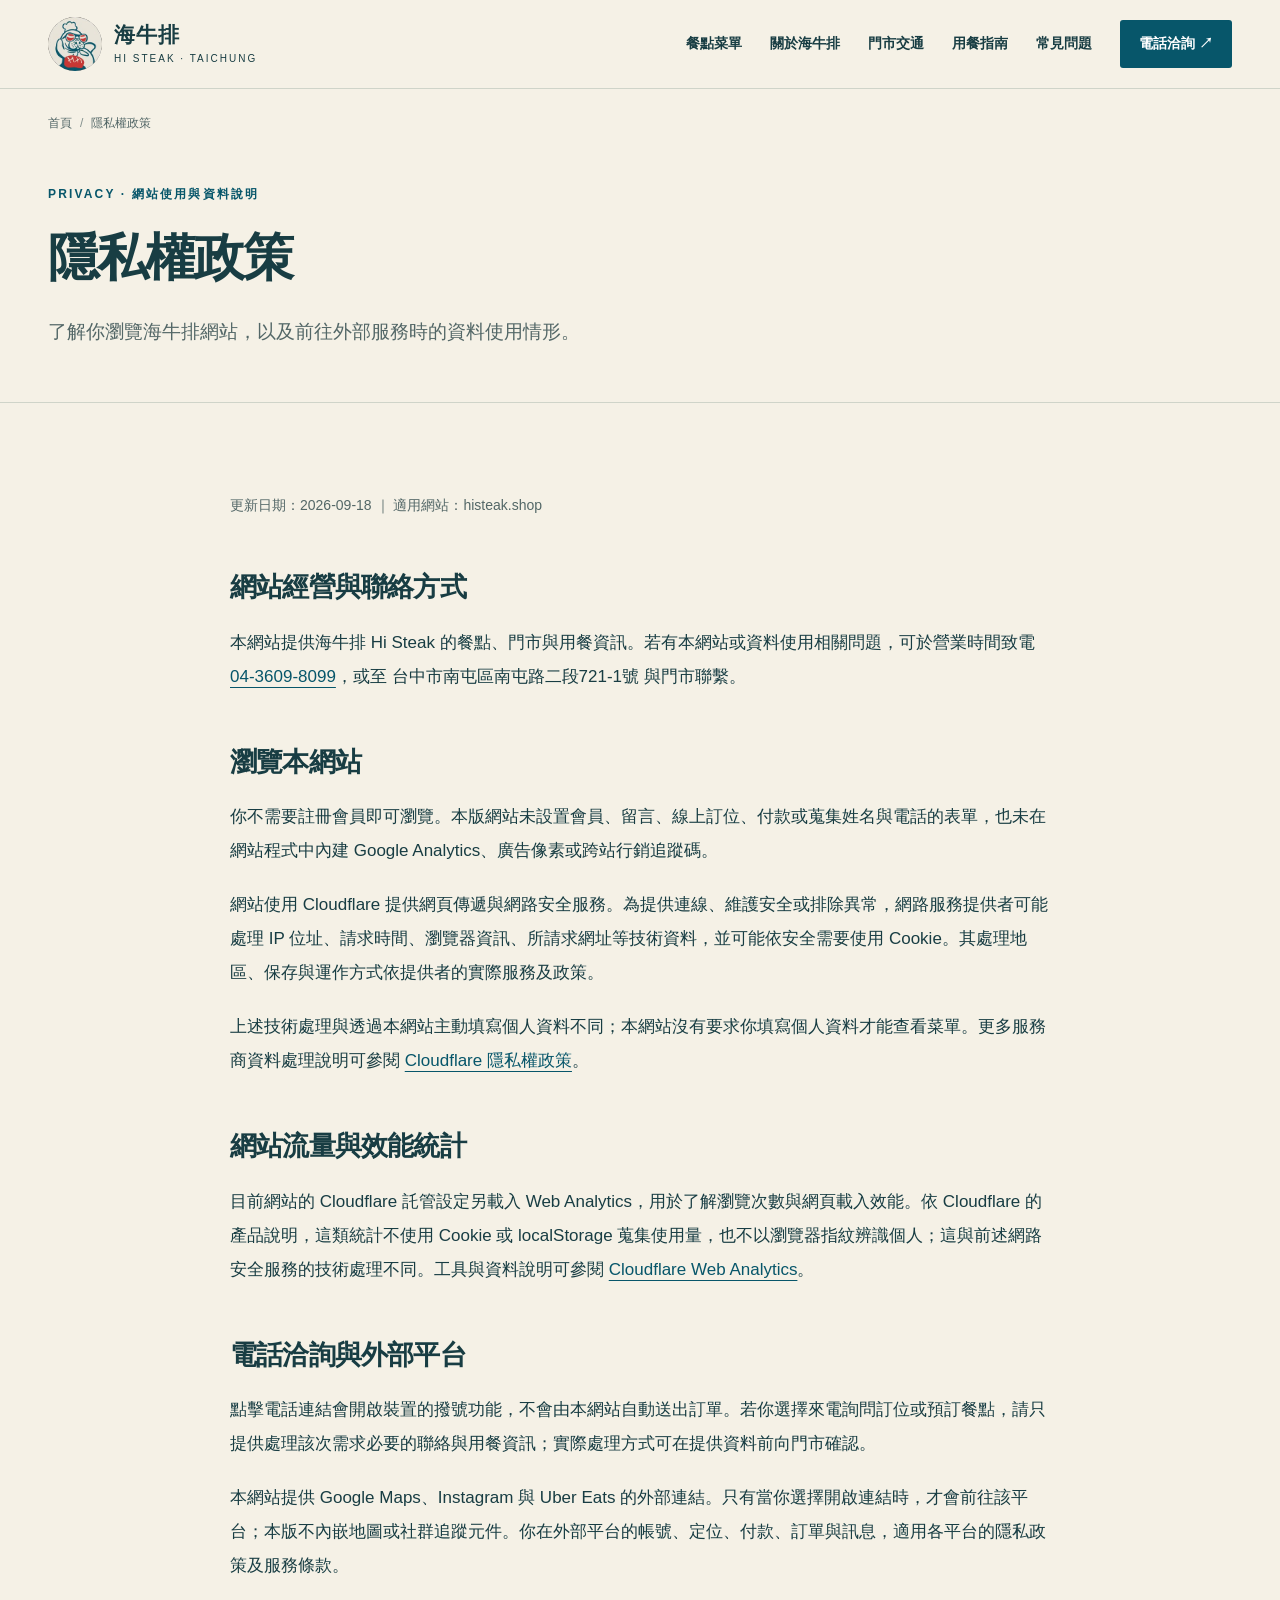
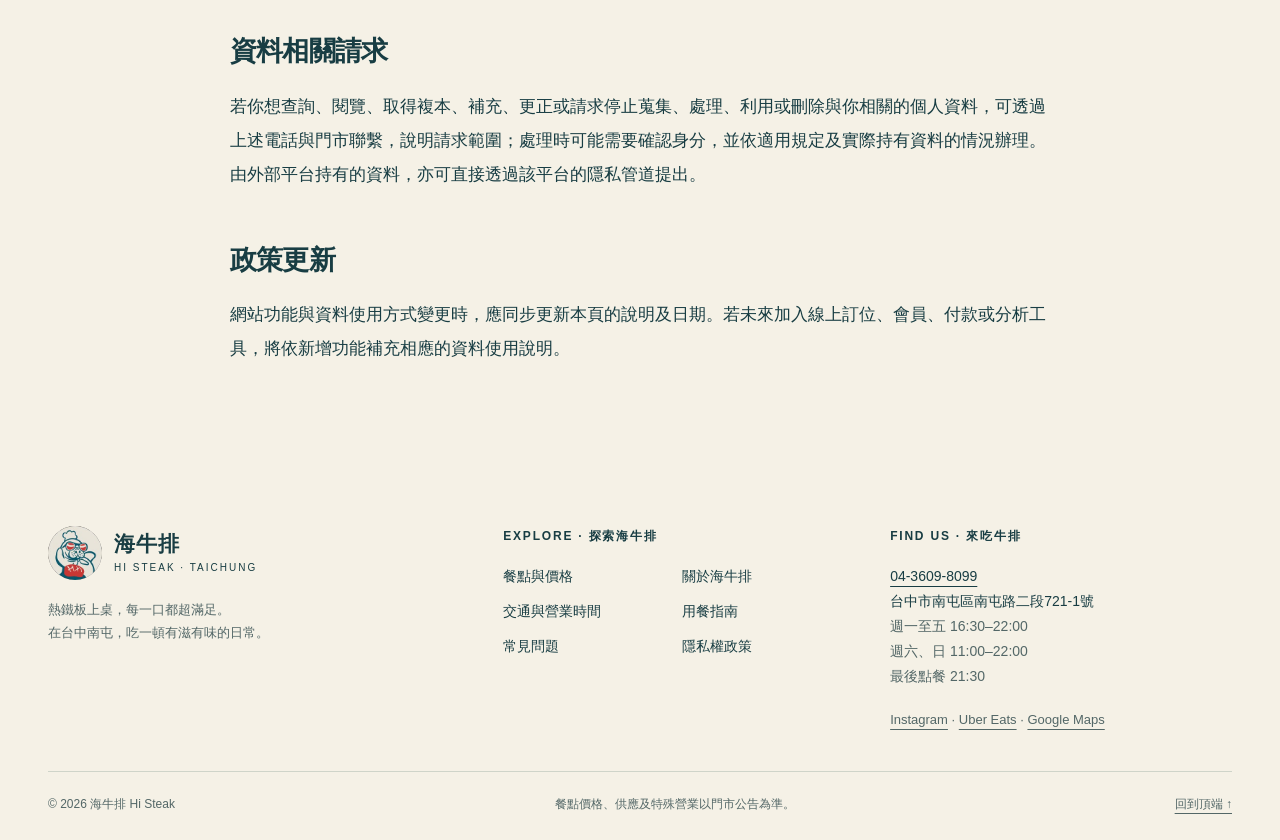
<file: privacy/index.html>
<!doctype html>
<html lang="zh-Hant-TW" class="no-js">
<head>
  <!-- Google tag (gtag.js) -->
  <script async src="https://www.googletagmanager.com/gtag/js?id=G-KXHJD3RS0C"></script>
  <script>
    window.dataLayer = window.dataLayer || [];
    function gtag(){dataLayer.push(arguments);}
    gtag('js', new Date());

    gtag('config', 'G-KXHJD3RS0C');
  </script>
<meta charset="utf-8"><meta name="viewport" content="width=device-width, initial-scale=1">
<title>隱私權政策｜海牛排 Hi Steak</title>
<meta name="description" content="海牛排 Hi Steak 網站隱私權政策，說明網站瀏覽、Cloudflare 技術資料、電話洽詢及 Google Maps、Instagram、Uber Eats 外部連結的資料使用情形與聯絡方式。">
<meta name="robots" content="index,follow,max-image-preview:large">
<meta name="theme-color" content="#07566a">
<link rel="canonical" href="https://histeak.shop/privacy/">
<meta property="og:type" content="website"><meta property="og:locale" content="zh_TW">
<meta property="og:site_name" content="海牛排 Hi Steak"><meta property="og:title" content="隱私權政策｜海牛排 Hi Steak">
<meta property="og:description" content="海牛排 Hi Steak 網站隱私權政策，說明網站瀏覽、Cloudflare 技術資料、電話洽詢及 Google Maps、Instagram、Uber Eats 外部連結的資料使用情形與聯絡方式。"><meta property="og:url" content="https://histeak.shop/privacy/">
<meta property="og:image" content="https://histeak.shop/assets/histeak-social.jpg"><meta property="og:image:width" content="1200"><meta property="og:image:height" content="630"><meta property="og:image:alt" content="海牛排 Hi Steak 台式鐵板排餐">
<meta name="twitter:card" content="summary_large_image"><meta name="twitter:title" content="隱私權政策｜海牛排 Hi Steak"><meta name="twitter:description" content="海牛排 Hi Steak 網站隱私權政策，說明網站瀏覽、Cloudflare 技術資料、電話洽詢及 Google Maps、Instagram、Uber Eats 外部連結的資料使用情形與聯絡方式。"><meta name="twitter:image" content="https://histeak.shop/assets/histeak-social.jpg">
<link rel="icon" type="image/jpeg" href="../assets/logo.jpg"><link rel="stylesheet" href="../styles.css">
<script src="../script.js" defer></script>
<script type="application/ld+json">{
  "@context": "https://schema.org",
  "@graph": [
    {
      "@type": "Restaurant",
      "@id": "https://histeak.shop/#restaurant",
      "name": "海牛排 Hi Steak",
      "alternateName": [
        "海牛排",
        "Hi Steak",
        "海牛排 Hi STEAK"
      ],
      "url": "https://histeak.shop/",
      "telephone": "+886436098099",
      "description": "位於台中市南屯區南屯路二段的平價台式鐵板排餐餐廳，提供牛排、雞排、雞腿排與豬排。",
      "address": {
        "@type": "PostalAddress",
        "streetAddress": "南屯路二段721-1號",
        "addressLocality": "南屯區",
        "addressRegion": "台中市",
        "addressCountry": "TW"
      },
      "geo": {
        "@type": "GeoCoordinates",
        "latitude": 24.141104,
        "longitude": 120.6361726
      },
      "image": [
        "https://histeak.shop/assets/histeak-table-1200.webp",
        "https://histeak.shop/assets/histeak-interior-1200.webp"
      ],
      "logo": "https://histeak.shop/assets/logo.jpg",
      "servesCuisine": [
        "台式牛排",
        "鐵板排餐"
      ],
      "priceRange": "NT$180–340（門市主餐）",
      "hasMenu": "https://histeak.shop/menu/",
      "menu": "https://histeak.shop/menu/",
      "hasMap": "https://www.google.com/maps/search/?api=1&query=%E6%B5%B7%E7%89%9B%E6%8E%92%20Hi%20Steak&query_place_id=ChIJCwznMwA9aTQRCkrQwihSu3w",
      "sameAs": [
        "https://www.instagram.com/hi_steakhouse/",
        "https://www.ubereats.com/tw/store/%E6%B5%B7%E7%89%9B%E6%8E%92-hi-steak/OaaZ4mz2W0aBt57IbIxc4g"
      ],
      "openingHoursSpecification": [
        {
          "@type": "OpeningHoursSpecification",
          "dayOfWeek": [
            "Monday",
            "Tuesday",
            "Wednesday",
            "Thursday",
            "Friday"
          ],
          "opens": "16:30",
          "closes": "22:00"
        },
        {
          "@type": "OpeningHoursSpecification",
          "dayOfWeek": [
            "Saturday",
            "Sunday"
          ],
          "opens": "11:00",
          "closes": "22:00"
        }
      ]
    },
    {
      "@type": "WebSite",
      "@id": "https://histeak.shop/#website",
      "url": "https://histeak.shop/",
      "name": "海牛排 Hi Steak",
      "alternateName": [
        "海牛排",
        "Hi Steak"
      ],
      "inLanguage": "zh-Hant-TW",
      "publisher": {
        "@id": "https://histeak.shop/#restaurant"
      }
    },
    {
      "@type": "WebPage",
      "@id": "https://histeak.shop/privacy/#webpage",
      "url": "https://histeak.shop/privacy/",
      "name": "隱私權政策｜海牛排 Hi Steak",
      "description": "海牛排 Hi Steak 網站隱私權政策，說明網站瀏覽、Cloudflare 技術資料、電話洽詢及 Google Maps、Instagram、Uber Eats 外部連結的資料使用情形與聯絡方式。",
      "inLanguage": "zh-Hant-TW",
      "isPartOf": {
        "@id": "https://histeak.shop/#website"
      },
      "about": {
        "@id": "https://histeak.shop/#restaurant"
      }
    },
    {
      "@type": "BreadcrumbList",
      "@id": "https://histeak.shop/privacy/#breadcrumb",
      "itemListElement": [
        {
          "@type": "ListItem",
          "position": 1,
          "name": "首頁",
          "item": "https://histeak.shop/"
        },
        {
          "@type": "ListItem",
          "position": 2,
          "name": "隱私權政策",
          "item": "https://histeak.shop/privacy/"
        }
      ]
    }
  ]
}</script>
</head>
<body><a class="skip" href="#main">跳至主要內容</a><header class="site-header" id="top"><nav class="nav-shell wrap" aria-label="主要導覽"><a class="brand" href="/" data-local="../index.html" aria-label="海牛排 Hi Steak 首頁"><img src="../assets/logo.jpg" width="54" height="54" alt=""><span><strong>海牛排</strong><small>HI STEAK · TAICHUNG</small></span></a><button class="nav-toggle" aria-controls="nav-links" aria-expanded="false" aria-label="開啟導覽選單">選單 <span aria-hidden="true">☰</span></button><div class="nav-links" id="nav-links"><a href="/menu/" data-local="../menu/index.html">餐點菜單</a><a href="/about/" data-local="../about/index.html">關於海牛排</a><a href="/location/" data-local="../location/index.html">門市交通</a><a href="/blog/" data-local="../blog/index.html">用餐指南</a><a href="/faq/" data-local="../faq/index.html">常見問題</a><a class="nav-phone" href="tel:+886436098099">電話洽詢 ↗</a></div></nav></header><main id="main"><div class="page-top"><div class="wrap"><nav aria-label="麵包屑"><ol class="breadcrumbs"><li><a href="/" data-local="../index.html">首頁</a></li><li><span aria-current="page">隱私權政策</span></li></ol></nav><div class="page-intro "><p class="eyebrow">PRIVACY · 網站使用與資料說明</p><h1>隱私權政策</h1><p class="lead">了解你瀏覽海牛排網站，以及前往外部服務時的資料使用情形。</p></div></div></div><section class="section wrap prose privacy-copy"><p class="small">更新日期：2026-09-18 ｜ 適用網站：histeak.shop</p><h2>網站經營與聯絡方式</h2><p>本網站提供海牛排 Hi Steak 的餐點、門市與用餐資訊。若有本網站或資料使用相關問題，可於營業時間致電 <a href="tel:+886436098099">04-3609-8099</a>，或至 台中市南屯區南屯路二段721-1號 與門市聯繫。</p><h2>瀏覽本網站</h2><p>你不需要註冊會員即可瀏覽。本版網站未設置會員、留言、線上訂位、付款或蒐集姓名與電話的表單，也未在網站程式中內建 Google Analytics、廣告像素或跨站行銷追蹤碼。</p><p>網站使用 Cloudflare 提供網頁傳遞與網路安全服務。為提供連線、維護安全或排除異常，網路服務提供者可能處理 IP 位址、請求時間、瀏覽器資訊、所請求網址等技術資料，並可能依安全需要使用 Cookie。其處理地區、保存與運作方式依提供者的實際服務及政策。</p><p>上述技術處理與透過本網站主動填寫個人資料不同；本網站沒有要求你填寫個人資料才能查看菜單。更多服務商資料處理說明可參閱 <a href="https://www.cloudflare.com/privacypolicy/" target="_blank" rel="noopener noreferrer">Cloudflare 隱私權政策</a>。</p><h2>網站流量與效能統計</h2><p>目前網站的 Cloudflare 託管設定另載入 Web Analytics，用於了解瀏覽次數與網頁載入效能。依 Cloudflare 的產品說明，這類統計不使用 Cookie 或 localStorage 蒐集使用量，也不以瀏覽器指紋辨識個人；這與前述網路安全服務的技術處理不同。工具與資料說明可參閱 <a href="https://developers.cloudflare.com/web-analytics/about/" target="_blank" rel="noopener noreferrer">Cloudflare Web Analytics</a>。</p><h2>電話洽詢與外部平台</h2><p>點擊電話連結會開啟裝置的撥號功能，不會由本網站自動送出訂單。若你選擇來電詢問訂位或預訂餐點，請只提供處理該次需求必要的聯絡與用餐資訊；實際處理方式可在提供資料前向門市確認。</p><p>本網站提供 Google Maps、Instagram 與 Uber Eats 的外部連結。只有當你選擇開啟連結時，才會前往該平台；本版不內嵌地圖或社群追蹤元件。你在外部平台的帳號、定位、付款、訂單與訊息，適用各平台的隱私政策及服務條款。</p><h2>資料相關請求</h2><p>若你想查詢、閱覽、取得複本、補充、更正或請求停止蒐集、處理、利用或刪除與你相關的個人資料，可透過上述電話與門市聯繫，說明請求範圍；處理時可能需要確認身分，並依適用規定及實際持有資料的情況辦理。由外部平台持有的資料，亦可直接透過該平台的隱私管道提出。</p><h2>政策更新</h2><p>網站功能與資料使用方式變更時，應同步更新本頁的說明及日期。若未來加入線上訂位、會員、付款或分析工具，將依新增功能補充相應的資料使用說明。</p></section></main><footer class="site-footer"><div class="wrap"><div class="footer-top"><div><a class="brand" href="/" data-local="../index.html" aria-label="海牛排 Hi Steak 首頁"><img src="../assets/logo.jpg" width="54" height="54" alt=""><span><strong>海牛排</strong><small>HI STEAK · TAICHUNG</small></span></a><p>熱鐵板上桌，每一口都超滿足。<br>在台中南屯，吃一頓有滋有味的日常。</p></div><div><div class="footer-heading">EXPLORE · 探索海牛排</div><div class="footer-links"><a href="/menu/" data-local="../menu/index.html">餐點與價格</a><a href="/about/" data-local="../about/index.html">關於海牛排</a><a href="/location/" data-local="../location/index.html">交通與營業時間</a><a href="/blog/" data-local="../blog/index.html">用餐指南</a><a href="/faq/" data-local="../faq/index.html">常見問題</a><a href="/privacy/" data-local="../privacy/index.html">隱私權政策</a></div></div><div class="footer-contact"><div class="footer-heading">FIND US · 來吃牛排</div><a href="tel:+886436098099">04-3609-8099</a><br>台中市南屯區南屯路二段721-1號<br><span class="small">週一至五 16:30–22:00<br>週六、日 11:00–22:00<br>最後點餐 21:30</span><p><a href="https://www.instagram.com/hi_steakhouse/" target="_blank" rel="noopener noreferrer">Instagram</a> · <a href="https://www.ubereats.com/tw/store/%E6%B5%B7%E7%89%9B%E6%8E%92-hi-steak/OaaZ4mz2W0aBt57IbIxc4g" target="_blank" rel="noopener noreferrer">Uber Eats</a> · <a href="https://www.google.com/maps/search/?api=1&amp;query=%E6%B5%B7%E7%89%9B%E6%8E%92%20Hi%20Steak&amp;query_place_id=ChIJCwznMwA9aTQRCkrQwihSu3w" target="_blank" rel="noopener noreferrer">Google Maps</a></p></div></div><div class="footer-bottom"><span>© 2026 海牛排 Hi Steak</span><span>餐點價格、供應及特殊營業以門市公告為準。</span><a href="#top">回到頂端 ↑</a></div></div></footer><nav class="mobile-bar" aria-label="快速操作"><a href="/menu/" data-local="../menu/index.html">查看菜單</a><a href="tel:+886436098099">電話洽詢</a><a href="https://www.google.com/maps/dir/?api=1&amp;destination=%E6%B5%B7%E7%89%9B%E6%8E%92%20Hi%20Steak&amp;destination_place_id=ChIJCwznMwA9aTQRCkrQwihSu3w" target="_blank" rel="noopener noreferrer">到店導航</a></nav></body></html>
</file>
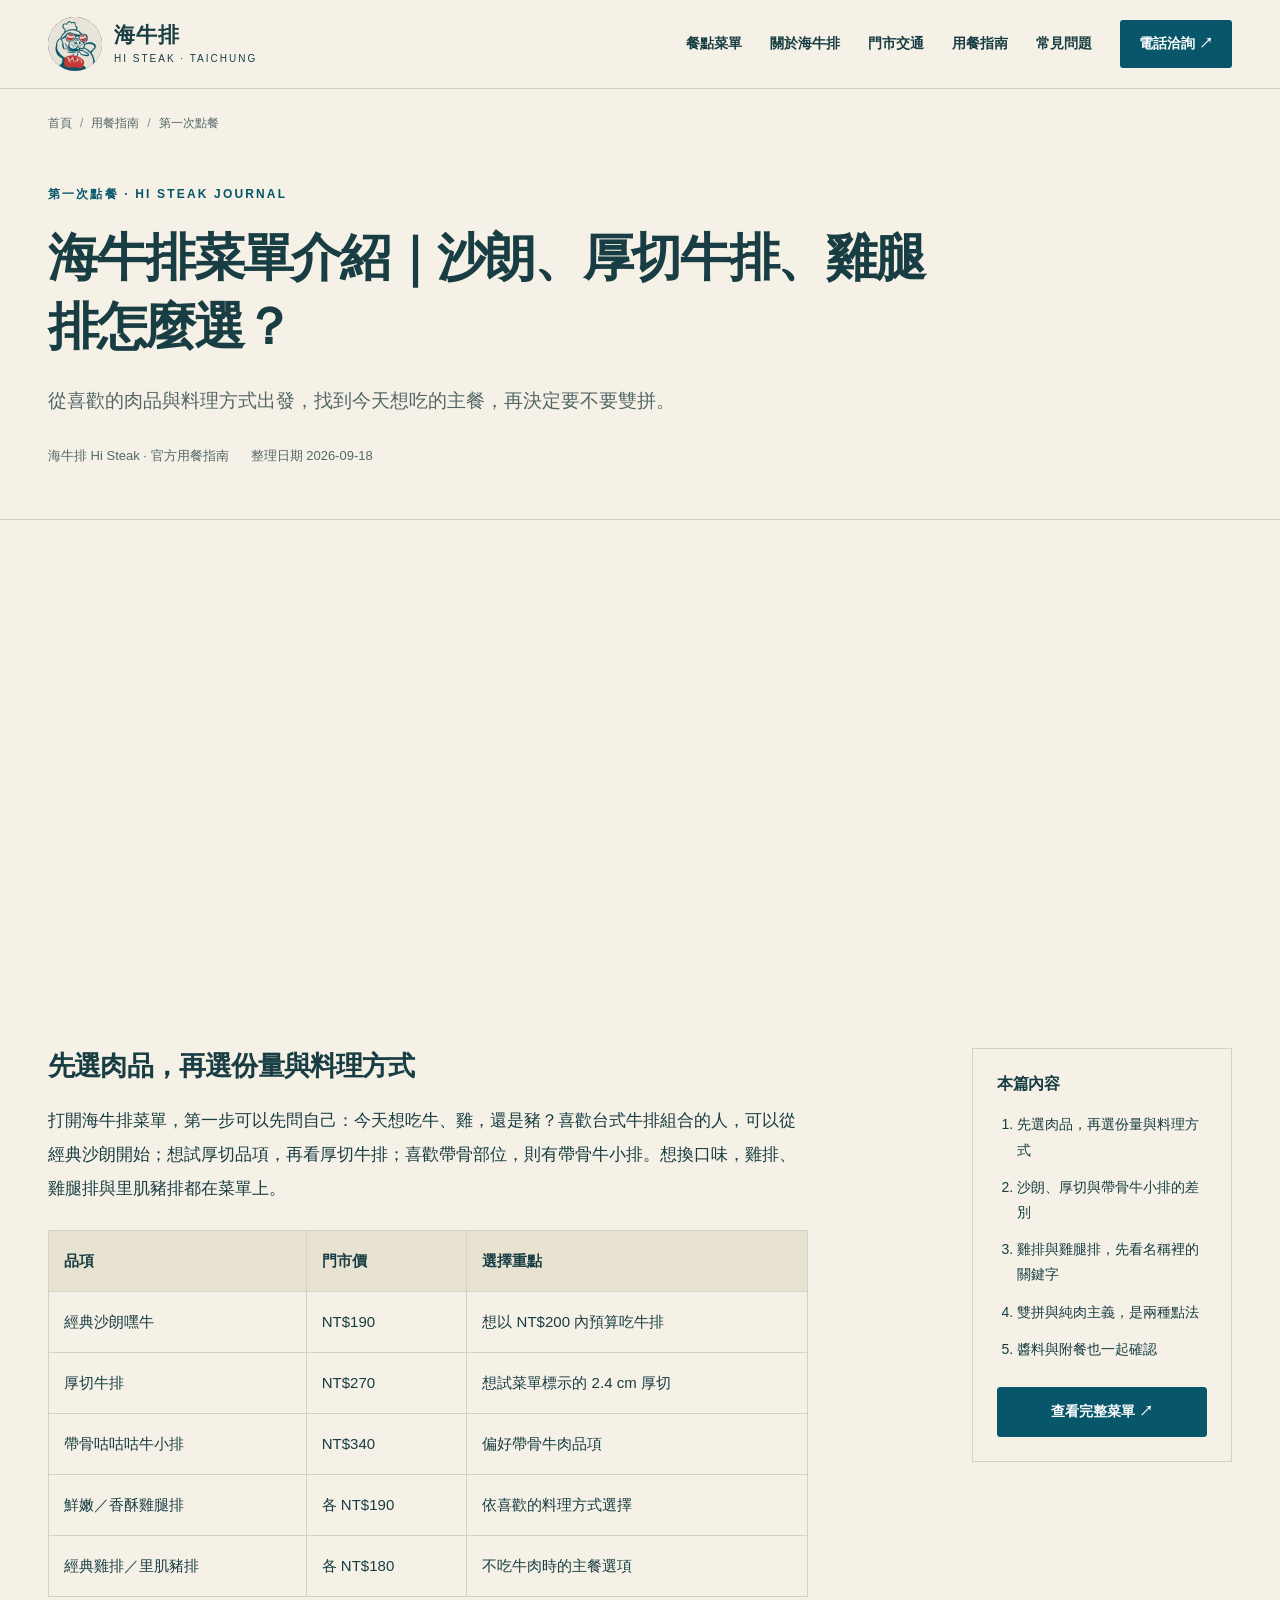
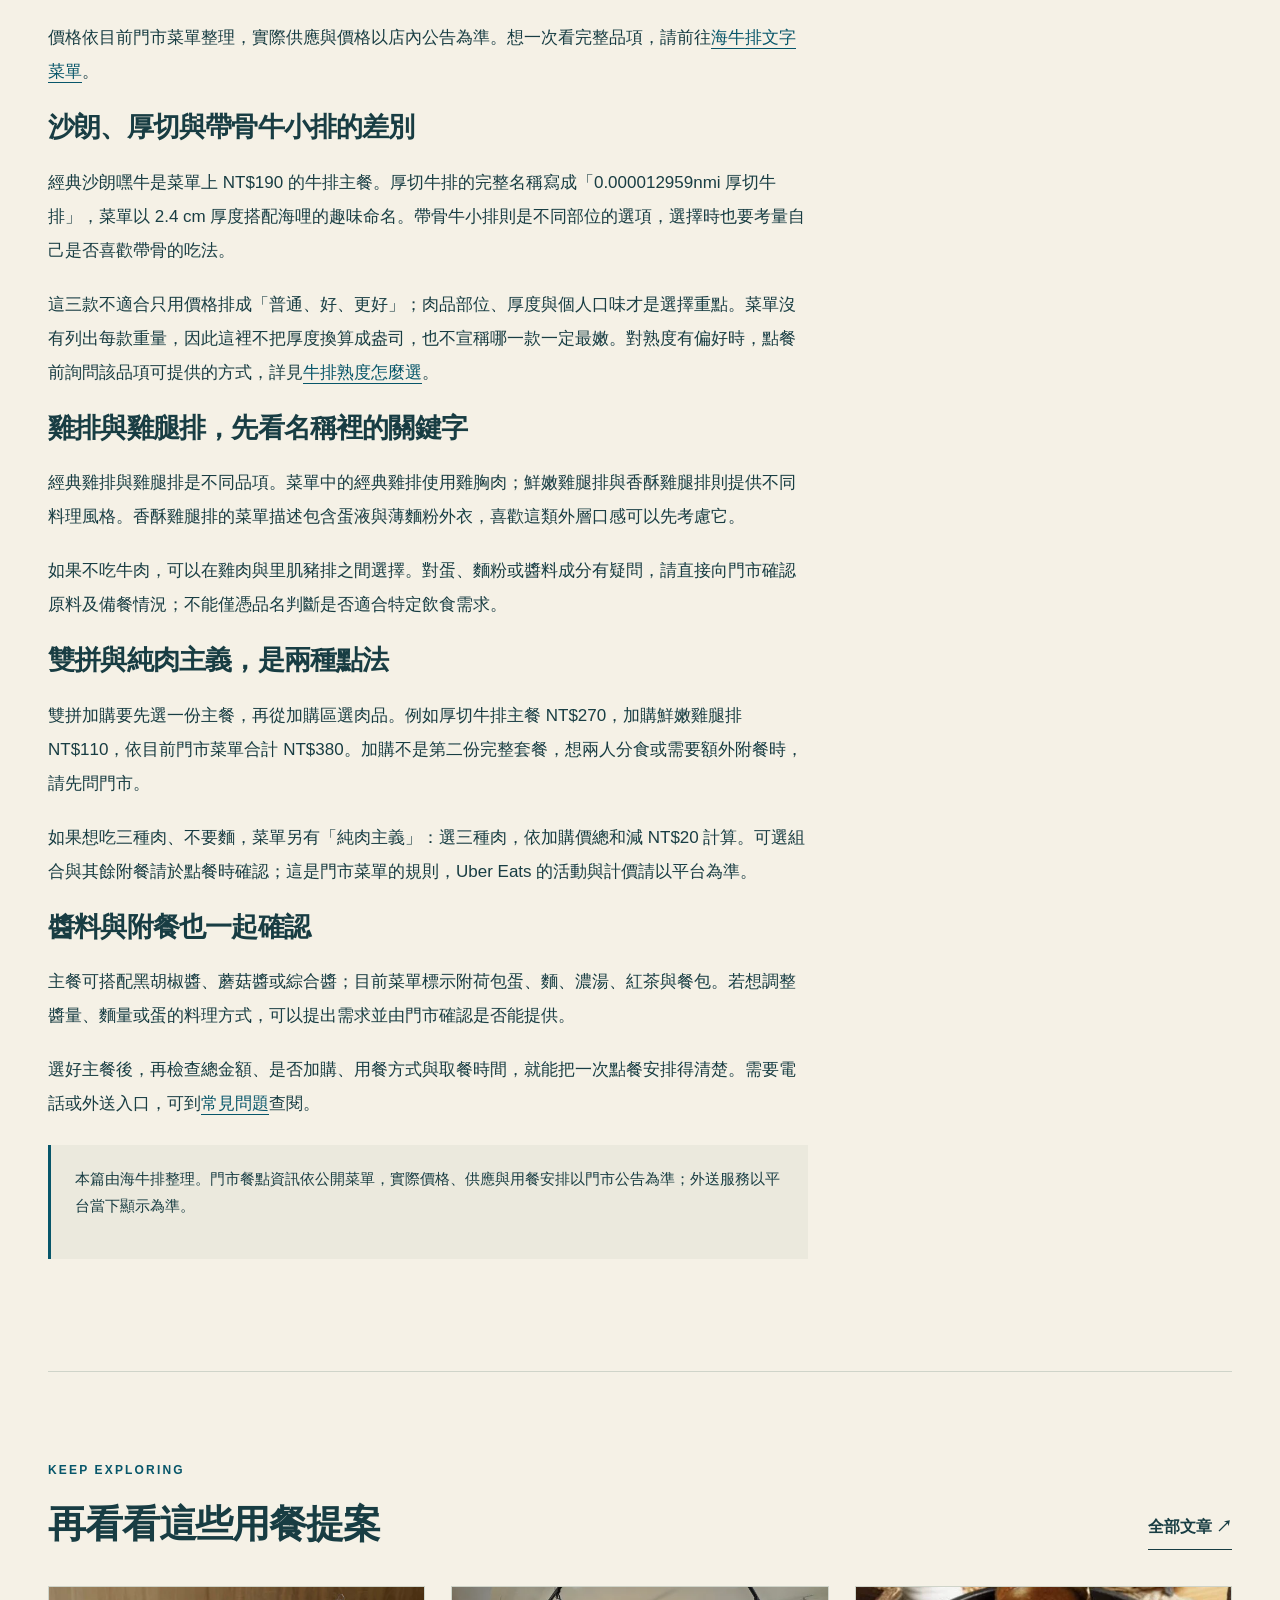
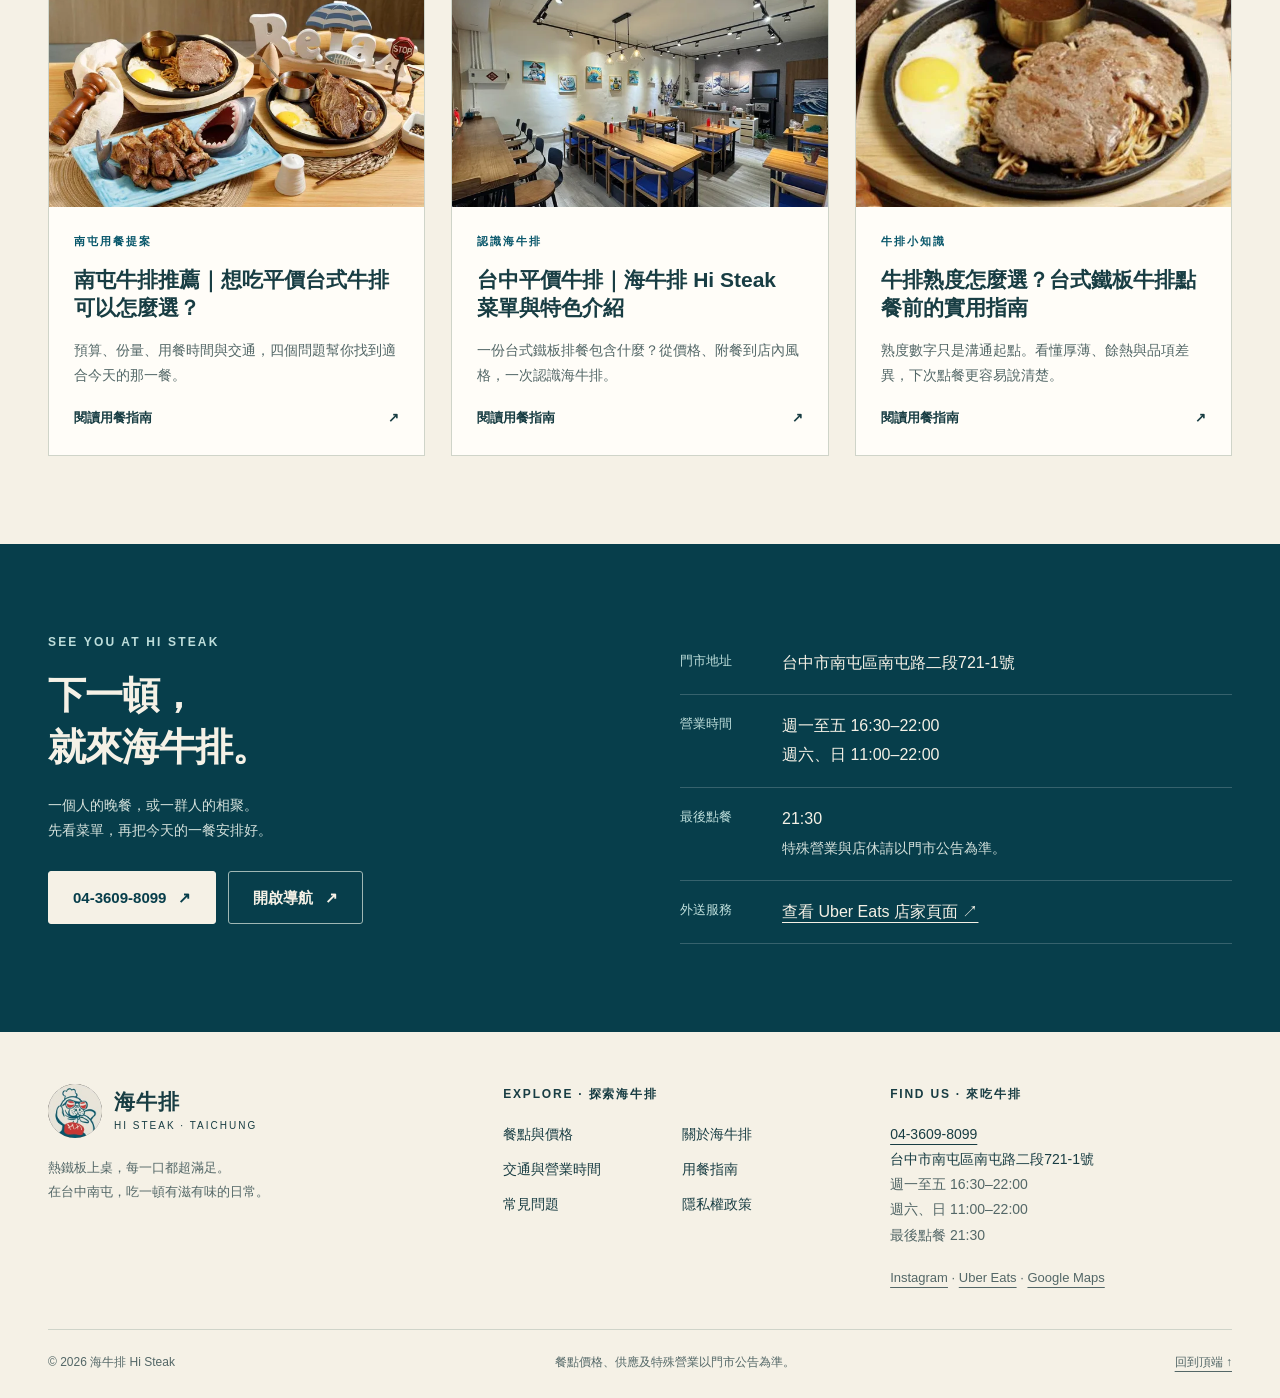
<file: blog/hi-steak-menu/index.html>
<!doctype html>
<html lang="zh-Hant-TW" class="no-js">
<head>
  <!-- Google tag (gtag.js) -->
  <script async src="https://www.googletagmanager.com/gtag/js?id=G-KXHJD3RS0C"></script>
  <script>
    window.dataLayer = window.dataLayer || [];
    function gtag(){dataLayer.push(arguments);}
    gtag('js', new Date());

    gtag('config', 'G-KXHJD3RS0C');
  </script>
<meta charset="utf-8"><meta name="viewport" content="width=device-width, initial-scale=1">
<title>海牛排菜單介紹｜沙朗、厚切牛排、雞腿排怎麼選？</title>
<meta name="description" content="海牛排點餐指南：比較沙朗 NT$190、厚切牛排 NT$270、帶骨牛小排 NT$340 與雞腿排 NT$190，並了解雙拼、純肉主義、醬料與附餐。">
<meta name="robots" content="index,follow,max-image-preview:large">
<meta name="theme-color" content="#07566a">
<link rel="canonical" href="https://histeak.shop/blog/hi-steak-menu/">
<meta property="og:type" content="article"><meta property="og:locale" content="zh_TW">
<meta property="og:site_name" content="海牛排 Hi Steak"><meta property="og:title" content="海牛排菜單介紹｜沙朗、厚切牛排、雞腿排怎麼選？">
<meta property="og:description" content="海牛排點餐指南：比較沙朗 NT$190、厚切牛排 NT$270、帶骨牛小排 NT$340 與雞腿排 NT$190，並了解雙拼、純肉主義、醬料與附餐。"><meta property="og:url" content="https://histeak.shop/blog/hi-steak-menu/">
<meta property="og:image" content="https://histeak.shop/assets/histeak-social.jpg"><meta property="og:image:width" content="1200"><meta property="og:image:height" content="630"><meta property="og:image:alt" content="海牛排 Hi Steak 台式鐵板排餐">
<meta name="twitter:card" content="summary_large_image"><meta name="twitter:title" content="海牛排菜單介紹｜沙朗、厚切牛排、雞腿排怎麼選？"><meta name="twitter:description" content="海牛排點餐指南：比較沙朗 NT$190、厚切牛排 NT$270、帶骨牛小排 NT$340 與雞腿排 NT$190，並了解雙拼、純肉主義、醬料與附餐。"><meta name="twitter:image" content="https://histeak.shop/assets/histeak-social.jpg">
<link rel="icon" type="image/jpeg" href="../../assets/logo.jpg"><link rel="stylesheet" href="../../styles.css">
<script src="../../script.js" defer></script>
<script type="application/ld+json">{
  "@context": "https://schema.org",
  "@graph": [
    {
      "@type": "Restaurant",
      "@id": "https://histeak.shop/#restaurant",
      "name": "海牛排 Hi Steak",
      "alternateName": [
        "海牛排",
        "Hi Steak",
        "海牛排 Hi STEAK"
      ],
      "url": "https://histeak.shop/",
      "telephone": "+886436098099",
      "description": "位於台中市南屯區南屯路二段的平價台式鐵板排餐餐廳，提供牛排、雞排、雞腿排與豬排。",
      "address": {
        "@type": "PostalAddress",
        "streetAddress": "南屯路二段721-1號",
        "addressLocality": "南屯區",
        "addressRegion": "台中市",
        "addressCountry": "TW"
      },
      "geo": {
        "@type": "GeoCoordinates",
        "latitude": 24.141104,
        "longitude": 120.6361726
      },
      "image": [
        "https://histeak.shop/assets/histeak-table-1200.webp",
        "https://histeak.shop/assets/histeak-interior-1200.webp"
      ],
      "logo": "https://histeak.shop/assets/logo.jpg",
      "servesCuisine": [
        "台式牛排",
        "鐵板排餐"
      ],
      "priceRange": "NT$180–340（門市主餐）",
      "hasMenu": "https://histeak.shop/menu/",
      "menu": "https://histeak.shop/menu/",
      "hasMap": "https://www.google.com/maps/search/?api=1&query=%E6%B5%B7%E7%89%9B%E6%8E%92%20Hi%20Steak&query_place_id=ChIJCwznMwA9aTQRCkrQwihSu3w",
      "sameAs": [
        "https://www.instagram.com/hi_steakhouse/",
        "https://www.ubereats.com/tw/store/%E6%B5%B7%E7%89%9B%E6%8E%92-hi-steak/OaaZ4mz2W0aBt57IbIxc4g"
      ],
      "openingHoursSpecification": [
        {
          "@type": "OpeningHoursSpecification",
          "dayOfWeek": [
            "Monday",
            "Tuesday",
            "Wednesday",
            "Thursday",
            "Friday"
          ],
          "opens": "16:30",
          "closes": "22:00"
        },
        {
          "@type": "OpeningHoursSpecification",
          "dayOfWeek": [
            "Saturday",
            "Sunday"
          ],
          "opens": "11:00",
          "closes": "22:00"
        }
      ]
    },
    {
      "@type": "WebSite",
      "@id": "https://histeak.shop/#website",
      "url": "https://histeak.shop/",
      "name": "海牛排 Hi Steak",
      "alternateName": [
        "海牛排",
        "Hi Steak"
      ],
      "inLanguage": "zh-Hant-TW",
      "publisher": {
        "@id": "https://histeak.shop/#restaurant"
      }
    },
    {
      "@type": "WebPage",
      "@id": "https://histeak.shop/blog/hi-steak-menu/#webpage",
      "url": "https://histeak.shop/blog/hi-steak-menu/",
      "name": "海牛排菜單介紹｜沙朗、厚切牛排、雞腿排怎麼選？",
      "description": "海牛排點餐指南：比較沙朗 NT$190、厚切牛排 NT$270、帶骨牛小排 NT$340 與雞腿排 NT$190，並了解雙拼、純肉主義、醬料與附餐。",
      "inLanguage": "zh-Hant-TW",
      "isPartOf": {
        "@id": "https://histeak.shop/#website"
      },
      "about": {
        "@id": "https://histeak.shop/#restaurant"
      }
    },
    {
      "@type": "BreadcrumbList",
      "@id": "https://histeak.shop/blog/hi-steak-menu/#breadcrumb",
      "itemListElement": [
        {
          "@type": "ListItem",
          "position": 1,
          "name": "首頁",
          "item": "https://histeak.shop/"
        },
        {
          "@type": "ListItem",
          "position": 2,
          "name": "用餐指南",
          "item": "https://histeak.shop/blog/"
        },
        {
          "@type": "ListItem",
          "position": 3,
          "name": "第一次點餐",
          "item": "https://histeak.shop/blog/hi-steak-menu/"
        }
      ]
    },
    {
      "@type": "BlogPosting",
      "@id": "https://histeak.shop/blog/hi-steak-menu/#article",
      "headline": "海牛排菜單介紹｜沙朗、厚切牛排、雞腿排怎麼選？",
      "description": "海牛排點餐指南：比較沙朗 NT$190、厚切牛排 NT$270、帶骨牛小排 NT$340 與雞腿排 NT$190，並了解雙拼、純肉主義、醬料與附餐。",
      "image": [
        "https://histeak.shop/assets/histeak-table-1200.webp"
      ],
      "datePublished": "2026-09-18T09:00:00+08:00",
      "dateModified": "2026-09-18T09:00:00+08:00",
      "author": {
        "@type": "Organization",
        "name": "海牛排 Hi Steak",
        "url": "https://histeak.shop/about/"
      },
      "publisher": {
        "@id": "https://histeak.shop/#restaurant"
      },
      "mainEntityOfPage": {
        "@id": "https://histeak.shop/blog/hi-steak-menu/#webpage"
      },
      "inLanguage": "zh-Hant-TW"
    }
  ]
}</script>
</head>
<body><a class="skip" href="#main">跳至主要內容</a><header class="site-header" id="top"><nav class="nav-shell wrap" aria-label="主要導覽"><a class="brand" href="/" data-local="../../index.html" aria-label="海牛排 Hi Steak 首頁"><img src="../../assets/logo.jpg" width="54" height="54" alt=""><span><strong>海牛排</strong><small>HI STEAK · TAICHUNG</small></span></a><button class="nav-toggle" aria-controls="nav-links" aria-expanded="false" aria-label="開啟導覽選單">選單 <span aria-hidden="true">☰</span></button><div class="nav-links" id="nav-links"><a href="/menu/" data-local="../../menu/index.html">餐點菜單</a><a href="/about/" data-local="../../about/index.html">關於海牛排</a><a href="/location/" data-local="../../location/index.html">門市交通</a><a href="/blog/" data-local="../../blog/index.html">用餐指南</a><a href="/faq/" data-local="../../faq/index.html">常見問題</a><a class="nav-phone" href="tel:+886436098099">電話洽詢 ↗</a></div></nav></header><main id="main"><div class="page-top"><div class="wrap"><nav aria-label="麵包屑"><ol class="breadcrumbs"><li><a href="/" data-local="../../index.html">首頁</a></li><li><a href="/blog/" data-local="../../blog/index.html">用餐指南</a></li><li><span aria-current="page">第一次點餐</span></li></ol></nav><div class="page-intro article-intro"><p class="eyebrow">第一次點餐 · HI STEAK JOURNAL</p><h1>海牛排菜單介紹｜沙朗、厚切牛排、雞腿排怎麼選？</h1><p class="lead">從喜歡的肉品與料理方式出發，找到今天想吃的主餐，再決定要不要雙拼。</p><div class="article-meta"><span>海牛排 Hi Steak · 官方用餐指南</span><span>整理日期 <time datetime="2026-09-18">2026-09-18</time></span></div></div></div></div><figure class="article-cover wrap"><img src="../../assets/histeak-table-1200.webp" alt="海牛排多款餐點，包括沙朗、帶骨牛小排與肉類餐點" width="1200" height="960" decoding="async" fetchpriority="high" srcset="../../assets/histeak-table-640.webp 640w, ../../assets/histeak-table-1200.webp 1200w, ../../assets/histeak-table-1800.webp 1800w" sizes="(max-width: 800px) calc(100vw - 40px), 1200px"></figure><div class="section wrap article-layout"><article class="prose"><section aria-labelledby="compare"><h2 id="compare">先選肉品，再選份量與料理方式</h2><p>打開海牛排菜單，第一步可以先問自己：今天想吃牛、雞，還是豬？喜歡台式牛排組合的人，可以從經典沙朗開始；想試厚切品項，再看厚切牛排；喜歡帶骨部位，則有帶骨牛小排。想換口味，雞排、雞腿排與里肌豬排都在菜單上。</p><table><thead><tr><th scope="col">品項</th><th scope="col">門市價</th><th scope="col">選擇重點</th></tr></thead><tbody><tr><td>經典沙朗嘿牛</td><td>NT$190</td><td>想以 NT$200 內預算吃牛排</td></tr><tr><td>厚切牛排</td><td>NT$270</td><td>想試菜單標示的 2.4 cm 厚切</td></tr><tr><td>帶骨咕咕咕牛小排</td><td>NT$340</td><td>偏好帶骨牛肉品項</td></tr><tr><td>鮮嫩／香酥雞腿排</td><td>各 NT$190</td><td>依喜歡的料理方式選擇</td></tr><tr><td>經典雞排／里肌豬排</td><td>各 NT$180</td><td>不吃牛肉時的主餐選項</td></tr></tbody></table><p>價格依目前門市菜單整理，實際供應與價格以店內公告為準。想一次看完整品項，請前往<a href="/menu/" data-local="../../menu/index.html">海牛排文字菜單</a>。</p></section><section aria-labelledby="steak"><h2 id="steak">沙朗、厚切與帶骨牛小排的差別</h2><p>經典沙朗嘿牛是菜單上 NT$190 的牛排主餐。厚切牛排的完整名稱寫成「0.000012959nmi 厚切牛排」，菜單以 2.4 cm 厚度搭配海哩的趣味命名。帶骨牛小排則是不同部位的選項，選擇時也要考量自己是否喜歡帶骨的吃法。</p><p>這三款不適合只用價格排成「普通、好、更好」；肉品部位、厚度與個人口味才是選擇重點。菜單沒有列出每款重量，因此這裡不把厚度換算成盎司，也不宣稱哪一款一定最嫩。對熟度有偏好時，點餐前詢問該品項可提供的方式，詳見<a href="/blog/steak-doneness/" data-local="../../blog/steak-doneness/index.html">牛排熟度怎麼選</a>。</p></section><section aria-labelledby="chicken"><h2 id="chicken">雞排與雞腿排，先看名稱裡的關鍵字</h2><p>經典雞排與雞腿排是不同品項。菜單中的經典雞排使用雞胸肉；鮮嫩雞腿排與香酥雞腿排則提供不同料理風格。香酥雞腿排的菜單描述包含蛋液與薄麵粉外衣，喜歡這類外層口感可以先考慮它。</p><p>如果不吃牛肉，可以在雞肉與里肌豬排之間選擇。對蛋、麵粉或醬料成分有疑問，請直接向門市確認原料及備餐情況；不能僅憑品名判斷是否適合特定飲食需求。</p></section><section aria-labelledby="pairing"><h2 id="pairing">雙拼與純肉主義，是兩種點法</h2><p>雙拼加購要先選一份主餐，再從加購區選肉品。例如厚切牛排主餐 NT$270，加購鮮嫩雞腿排 NT$110，依目前門市菜單合計 NT$380。加購不是第二份完整套餐，想兩人分食或需要額外附餐時，請先問門市。</p><p>如果想吃三種肉、不要麵，菜單另有「純肉主義」：選三種肉，依加購價總和減 NT$20 計算。可選組合與其餘附餐請於點餐時確認；這是門市菜單的規則，Uber Eats 的活動與計價請以平台為準。</p></section><section aria-labelledby="sauce"><h2 id="sauce">醬料與附餐也一起確認</h2><p>主餐可搭配黑胡椒醬、蘑菇醬或綜合醬；目前菜單標示附荷包蛋、麵、濃湯、紅茶與餐包。若想調整醬量、麵量或蛋的料理方式，可以提出需求並由門市確認是否能提供。</p><p>選好主餐後，再檢查總金額、是否加購、用餐方式與取餐時間，就能把一次點餐安排得清楚。需要電話或外送入口，可到<a href="/faq/" data-local="../../faq/index.html">常見問題</a>查閱。</p></section><div class="note"><p>本篇由海牛排整理。門市餐點資訊依公開菜單，實際價格、供應與用餐安排以門市公告為準；外送服務以平台當下顯示為準。</p></div></article><aside class="article-aside"><h2>本篇內容</h2><ol><li><a href="#compare">先選肉品，再選份量與料理方式</a></li><li><a href="#steak">沙朗、厚切與帶骨牛小排的差別</a></li><li><a href="#chicken">雞排與雞腿排，先看名稱裡的關鍵字</a></li><li><a href="#pairing">雙拼與純肉主義，是兩種點法</a></li><li><a href="#sauce">醬料與附餐也一起確認</a></li></ol><a class="button" href="/menu/" data-local="../../menu/index.html">查看完整菜單 ↗</a></aside></div><section class="section wrap related"><div class="section-head"><div><p class="eyebrow">KEEP EXPLORING</p><h2>再看看這些用餐提案</h2></div><a class="text-link" href="/blog/" data-local="../../blog/index.html">全部文章 ↗</a></div><div class="article-grid"><a class="article-card" href="/blog/nantun-steak/" data-local="../../blog/nantun-steak/index.html"><img src="../../assets/histeak-table-1200.webp" alt="海牛排的沙朗、帶骨牛小排與肉類餐點" width="1200" height="960" decoding="async" loading="lazy" srcset="../../assets/histeak-table-640.webp 640w, ../../assets/histeak-table-1200.webp 1200w, ../../assets/histeak-table-1800.webp 1800w" sizes="(max-width: 800px) calc(100vw - 40px), 600px"><div class="article-card-body"><div class="eyebrow">南屯用餐提案</div><h3>南屯牛排推薦｜想吃平價台式牛排可以怎麼選？</h3><p>預算、份量、用餐時間與交通，四個問題幫你找到適合今天的那一餐。</p><span class="more">閱讀用餐指南 <span aria-hidden="true">↗</span></span></div></a><a class="article-card" href="/blog/taichung-steak/" data-local="../../blog/taichung-steak/index.html"><img src="../../assets/histeak-interior-1200.webp" alt="海牛排店內木質桌椅、藍色座椅與海洋風格掛畫" width="1200" height="900" decoding="async" loading="lazy" srcset="../../assets/histeak-interior-640.webp 640w, ../../assets/histeak-interior-1200.webp 1200w" sizes="(max-width: 800px) calc(100vw - 40px), 600px"><div class="article-card-body"><div class="eyebrow">認識海牛排</div><h3>台中平價牛排｜海牛排 Hi Steak 菜單與特色介紹</h3><p>一份台式鐵板排餐包含什麼？從價格、附餐到店內風格，一次認識海牛排。</p><span class="more">閱讀用餐指南 <span aria-hidden="true">↗</span></span></div></a><a class="article-card" href="/blog/steak-doneness/" data-local="../../blog/steak-doneness/index.html"><img src="../../assets/sirloin.webp" alt="海牛排鐵板牛排、荷包蛋與麵的餐點照片" width="640" height="643" decoding="async" loading="lazy"><div class="article-card-body"><div class="eyebrow">牛排小知識</div><h3>牛排熟度怎麼選？台式鐵板牛排點餐前的實用指南</h3><p>熟度數字只是溝通起點。看懂厚薄、餘熱與品項差異，下次點餐更容易說清楚。</p><span class="more">閱讀用餐指南 <span aria-hidden="true">↗</span></span></div></a></div></section><section class="visit-block section" id="visit"><div class="wrap visit-grid"><div><p class="eyebrow">SEE YOU AT HI STEAK</p><h2>下一頓，<br>就來海牛排。</h2><p class="small" style="margin-top:20px">一個人的晚餐，或一群人的相聚。<br>先看菜單，再把今天的一餐安排好。</p><div class="actions"><a class="button light" href="tel:+886436098099">04-3609-8099 <span aria-hidden="true">↗</span></a><a href="https://www.google.com/maps/dir/?api=1&amp;destination=%E6%B5%B7%E7%89%9B%E6%8E%92%20Hi%20Steak&amp;destination_place_id=ChIJCwznMwA9aTQRCkrQwihSu3w" target="_blank" rel="noopener noreferrer" class="button outline">開啟導航 <span aria-hidden="true">↗</span></a></div></div><dl><div><dt>門市地址</dt><dd>台中市南屯區南屯路二段721-1號</dd></div><div><dt>營業時間</dt><dd>週一至五 16:30–22:00<br>週六、日 11:00–22:00</dd></div><div><dt>最後點餐</dt><dd>21:30<br><span class="small">特殊營業與店休請以門市公告為準。</span></dd></div><div><dt>外送服務</dt><dd><a href="https://www.ubereats.com/tw/store/%E6%B5%B7%E7%89%9B%E6%8E%92-hi-steak/OaaZ4mz2W0aBt57IbIxc4g" target="_blank" rel="noopener noreferrer">查看 Uber Eats 店家頁面 ↗</a></dd></div></dl></div></section></main><footer class="site-footer"><div class="wrap"><div class="footer-top"><div><a class="brand" href="/" data-local="../../index.html" aria-label="海牛排 Hi Steak 首頁"><img src="../../assets/logo.jpg" width="54" height="54" alt=""><span><strong>海牛排</strong><small>HI STEAK · TAICHUNG</small></span></a><p>熱鐵板上桌，每一口都超滿足。<br>在台中南屯，吃一頓有滋有味的日常。</p></div><div><div class="footer-heading">EXPLORE · 探索海牛排</div><div class="footer-links"><a href="/menu/" data-local="../../menu/index.html">餐點與價格</a><a href="/about/" data-local="../../about/index.html">關於海牛排</a><a href="/location/" data-local="../../location/index.html">交通與營業時間</a><a href="/blog/" data-local="../../blog/index.html">用餐指南</a><a href="/faq/" data-local="../../faq/index.html">常見問題</a><a href="/privacy/" data-local="../../privacy/index.html">隱私權政策</a></div></div><div class="footer-contact"><div class="footer-heading">FIND US · 來吃牛排</div><a href="tel:+886436098099">04-3609-8099</a><br>台中市南屯區南屯路二段721-1號<br><span class="small">週一至五 16:30–22:00<br>週六、日 11:00–22:00<br>最後點餐 21:30</span><p><a href="https://www.instagram.com/hi_steakhouse/" target="_blank" rel="noopener noreferrer">Instagram</a> · <a href="https://www.ubereats.com/tw/store/%E6%B5%B7%E7%89%9B%E6%8E%92-hi-steak/OaaZ4mz2W0aBt57IbIxc4g" target="_blank" rel="noopener noreferrer">Uber Eats</a> · <a href="https://www.google.com/maps/search/?api=1&amp;query=%E6%B5%B7%E7%89%9B%E6%8E%92%20Hi%20Steak&amp;query_place_id=ChIJCwznMwA9aTQRCkrQwihSu3w" target="_blank" rel="noopener noreferrer">Google Maps</a></p></div></div><div class="footer-bottom"><span>© 2026 海牛排 Hi Steak</span><span>餐點價格、供應及特殊營業以門市公告為準。</span><a href="#top">回到頂端 ↑</a></div></div></footer><nav class="mobile-bar" aria-label="快速操作"><a href="/menu/" data-local="../../menu/index.html">查看菜單</a><a href="tel:+886436098099">電話洽詢</a><a href="https://www.google.com/maps/dir/?api=1&amp;destination=%E6%B5%B7%E7%89%9B%E6%8E%92%20Hi%20Steak&amp;destination_place_id=ChIJCwznMwA9aTQRCkrQwihSu3w" target="_blank" rel="noopener noreferrer">到店導航</a></nav></body></html>
</file>
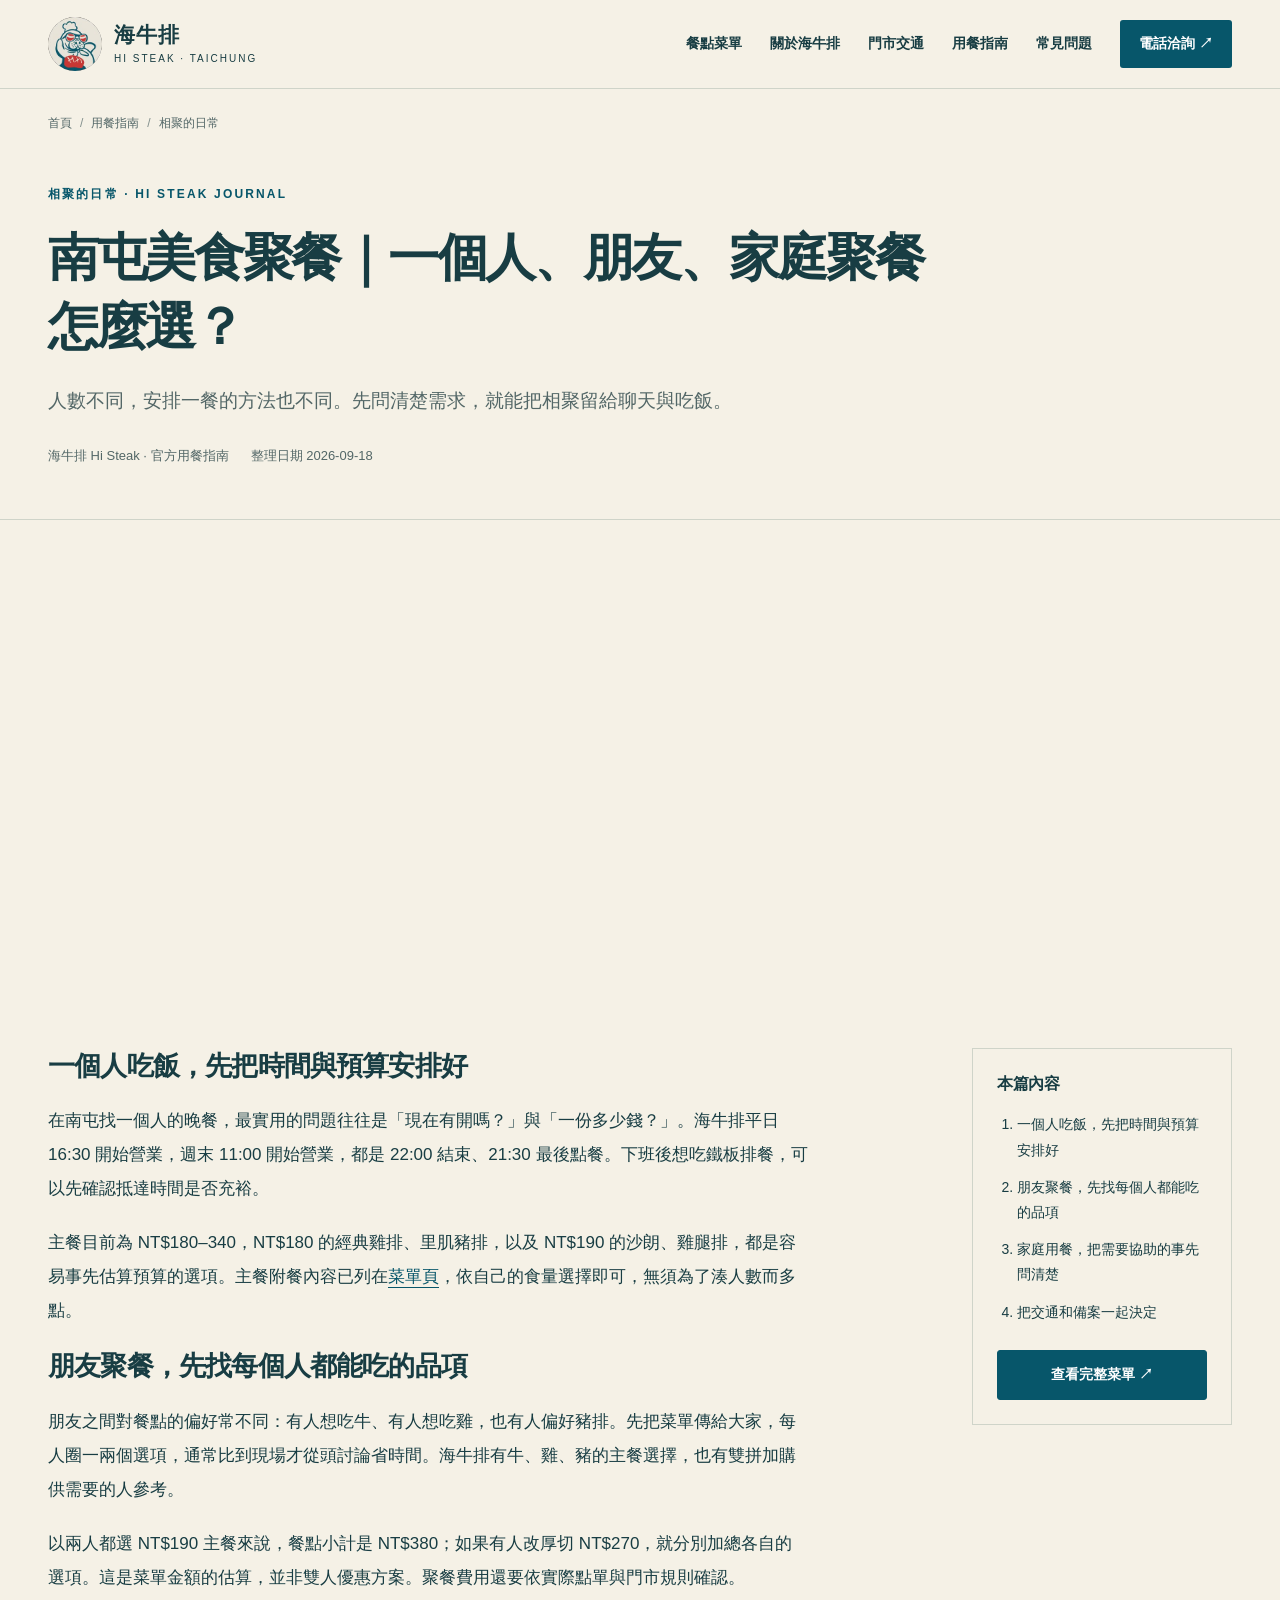
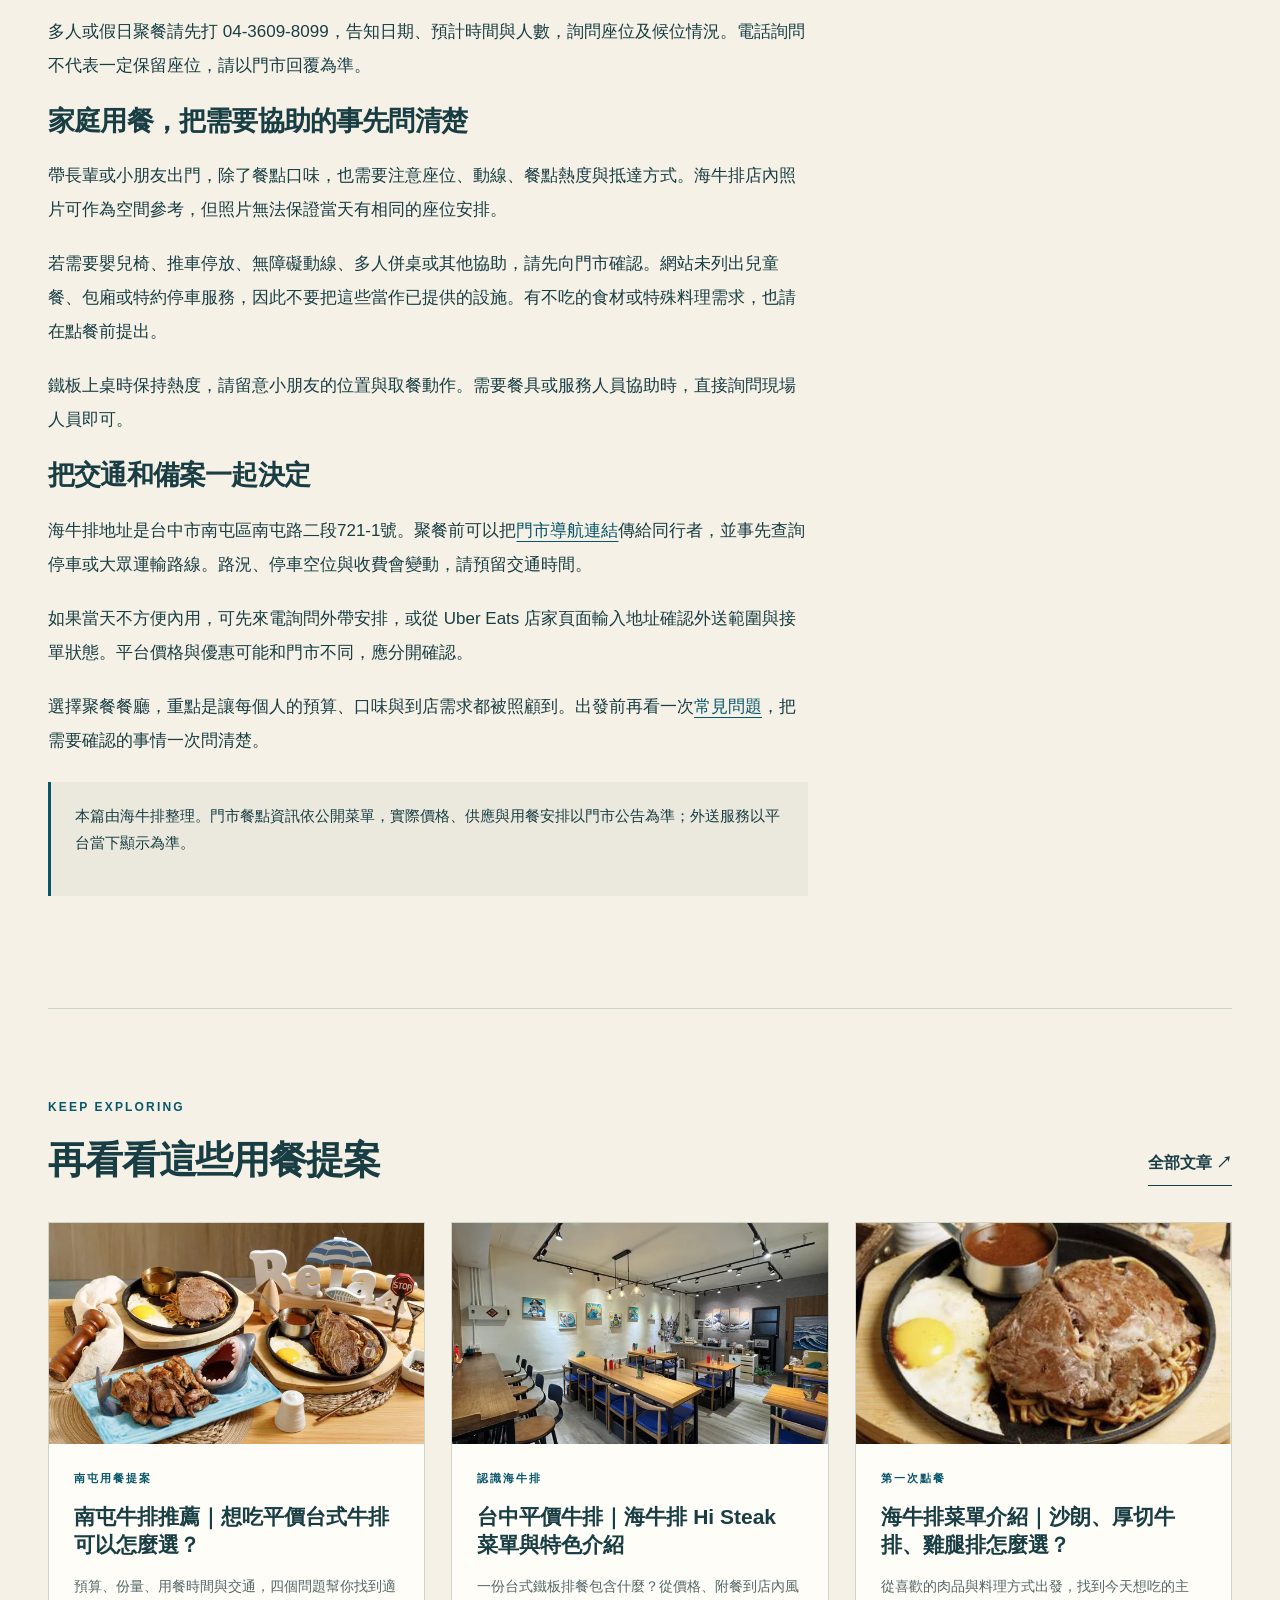
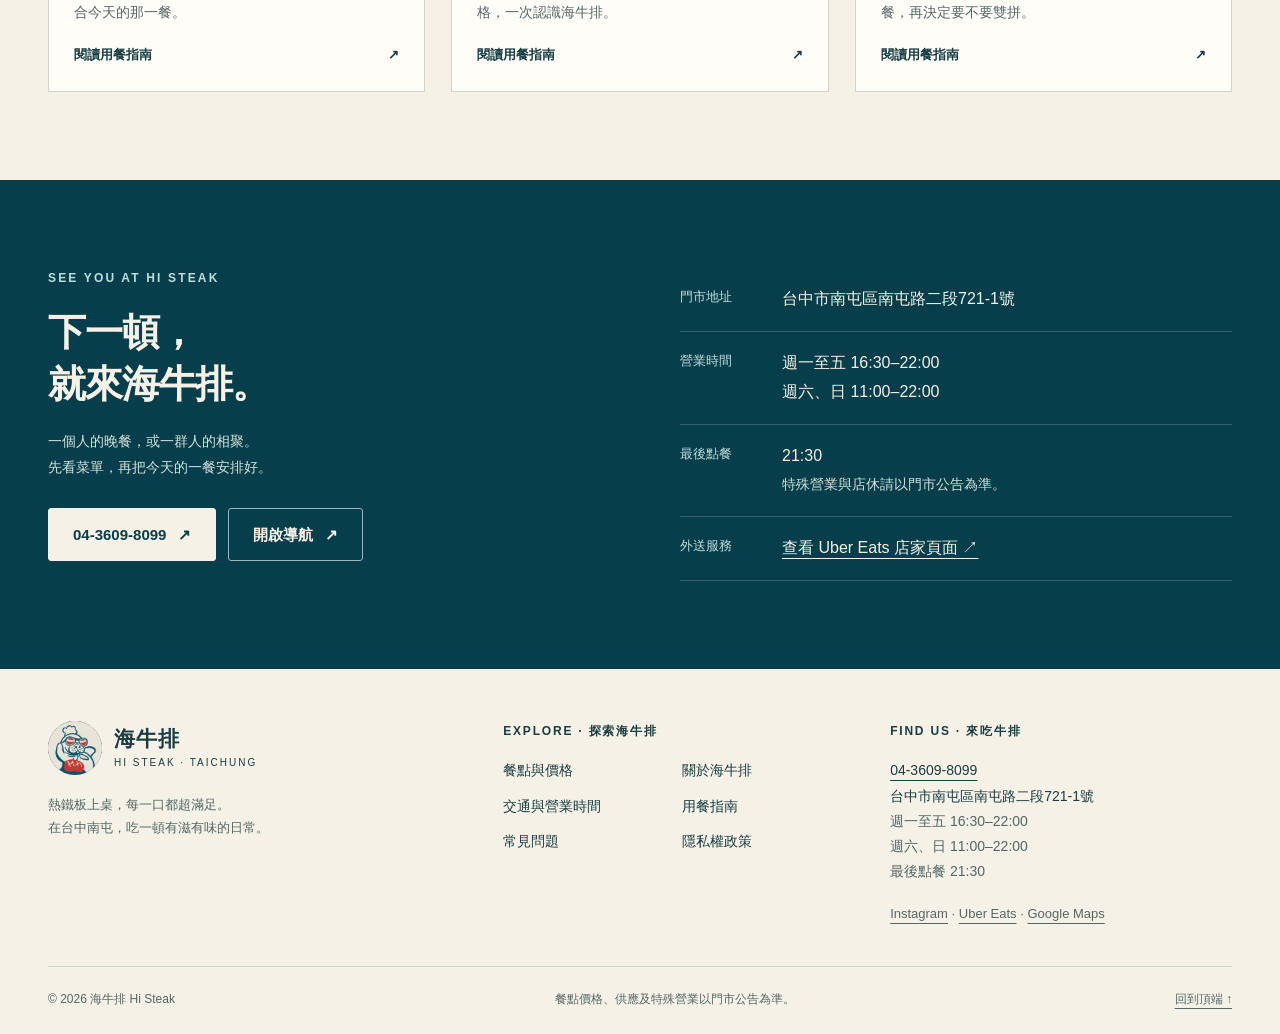
<file: blog/nantun-food/index.html>
<!doctype html>
<html lang="zh-Hant-TW" class="no-js">
<head>
  <!-- Google tag (gtag.js) -->
  <script async src="https://www.googletagmanager.com/gtag/js?id=G-KXHJD3RS0C"></script>
  <script>
    window.dataLayer = window.dataLayer || [];
    function gtag(){dataLayer.push(arguments);}
    gtag('js', new Date());

    gtag('config', 'G-KXHJD3RS0C');
  </script>
<meta charset="utf-8"><meta name="viewport" content="width=device-width, initial-scale=1">
<title>南屯美食聚餐｜一個人、朋友、家庭聚餐怎麼選？</title>
<meta name="description" content="南屯聚餐先看人數、每人預算、肉品選擇與到店時間。海牛排整理一人用餐、朋友相聚及家庭聚餐的規劃重點，附電話與交通資訊。">
<meta name="robots" content="index,follow,max-image-preview:large">
<meta name="theme-color" content="#07566a">
<link rel="canonical" href="https://histeak.shop/blog/nantun-food/">
<meta property="og:type" content="article"><meta property="og:locale" content="zh_TW">
<meta property="og:site_name" content="海牛排 Hi Steak"><meta property="og:title" content="南屯美食聚餐｜一個人、朋友、家庭聚餐怎麼選？">
<meta property="og:description" content="南屯聚餐先看人數、每人預算、肉品選擇與到店時間。海牛排整理一人用餐、朋友相聚及家庭聚餐的規劃重點，附電話與交通資訊。"><meta property="og:url" content="https://histeak.shop/blog/nantun-food/">
<meta property="og:image" content="https://histeak.shop/assets/histeak-social.jpg"><meta property="og:image:width" content="1200"><meta property="og:image:height" content="630"><meta property="og:image:alt" content="海牛排 Hi Steak 台式鐵板排餐">
<meta name="twitter:card" content="summary_large_image"><meta name="twitter:title" content="南屯美食聚餐｜一個人、朋友、家庭聚餐怎麼選？"><meta name="twitter:description" content="南屯聚餐先看人數、每人預算、肉品選擇與到店時間。海牛排整理一人用餐、朋友相聚及家庭聚餐的規劃重點，附電話與交通資訊。"><meta name="twitter:image" content="https://histeak.shop/assets/histeak-social.jpg">
<link rel="icon" type="image/jpeg" href="../../assets/logo.jpg"><link rel="stylesheet" href="../../styles.css">
<script src="../../script.js" defer></script>
<script type="application/ld+json">{
  "@context": "https://schema.org",
  "@graph": [
    {
      "@type": "Restaurant",
      "@id": "https://histeak.shop/#restaurant",
      "name": "海牛排 Hi Steak",
      "alternateName": [
        "海牛排",
        "Hi Steak",
        "海牛排 Hi STEAK"
      ],
      "url": "https://histeak.shop/",
      "telephone": "+886436098099",
      "description": "位於台中市南屯區南屯路二段的平價台式鐵板排餐餐廳，提供牛排、雞排、雞腿排與豬排。",
      "address": {
        "@type": "PostalAddress",
        "streetAddress": "南屯路二段721-1號",
        "addressLocality": "南屯區",
        "addressRegion": "台中市",
        "addressCountry": "TW"
      },
      "geo": {
        "@type": "GeoCoordinates",
        "latitude": 24.141104,
        "longitude": 120.6361726
      },
      "image": [
        "https://histeak.shop/assets/histeak-table-1200.webp",
        "https://histeak.shop/assets/histeak-interior-1200.webp"
      ],
      "logo": "https://histeak.shop/assets/logo.jpg",
      "servesCuisine": [
        "台式牛排",
        "鐵板排餐"
      ],
      "priceRange": "NT$180–340（門市主餐）",
      "hasMenu": "https://histeak.shop/menu/",
      "menu": "https://histeak.shop/menu/",
      "hasMap": "https://www.google.com/maps/search/?api=1&query=%E6%B5%B7%E7%89%9B%E6%8E%92%20Hi%20Steak&query_place_id=ChIJCwznMwA9aTQRCkrQwihSu3w",
      "sameAs": [
        "https://www.instagram.com/hi_steakhouse/",
        "https://www.ubereats.com/tw/store/%E6%B5%B7%E7%89%9B%E6%8E%92-hi-steak/OaaZ4mz2W0aBt57IbIxc4g"
      ],
      "openingHoursSpecification": [
        {
          "@type": "OpeningHoursSpecification",
          "dayOfWeek": [
            "Monday",
            "Tuesday",
            "Wednesday",
            "Thursday",
            "Friday"
          ],
          "opens": "16:30",
          "closes": "22:00"
        },
        {
          "@type": "OpeningHoursSpecification",
          "dayOfWeek": [
            "Saturday",
            "Sunday"
          ],
          "opens": "11:00",
          "closes": "22:00"
        }
      ]
    },
    {
      "@type": "WebSite",
      "@id": "https://histeak.shop/#website",
      "url": "https://histeak.shop/",
      "name": "海牛排 Hi Steak",
      "alternateName": [
        "海牛排",
        "Hi Steak"
      ],
      "inLanguage": "zh-Hant-TW",
      "publisher": {
        "@id": "https://histeak.shop/#restaurant"
      }
    },
    {
      "@type": "WebPage",
      "@id": "https://histeak.shop/blog/nantun-food/#webpage",
      "url": "https://histeak.shop/blog/nantun-food/",
      "name": "南屯美食聚餐｜一個人、朋友、家庭聚餐怎麼選？",
      "description": "南屯聚餐先看人數、每人預算、肉品選擇與到店時間。海牛排整理一人用餐、朋友相聚及家庭聚餐的規劃重點，附電話與交通資訊。",
      "inLanguage": "zh-Hant-TW",
      "isPartOf": {
        "@id": "https://histeak.shop/#website"
      },
      "about": {
        "@id": "https://histeak.shop/#restaurant"
      }
    },
    {
      "@type": "BreadcrumbList",
      "@id": "https://histeak.shop/blog/nantun-food/#breadcrumb",
      "itemListElement": [
        {
          "@type": "ListItem",
          "position": 1,
          "name": "首頁",
          "item": "https://histeak.shop/"
        },
        {
          "@type": "ListItem",
          "position": 2,
          "name": "用餐指南",
          "item": "https://histeak.shop/blog/"
        },
        {
          "@type": "ListItem",
          "position": 3,
          "name": "相聚的日常",
          "item": "https://histeak.shop/blog/nantun-food/"
        }
      ]
    },
    {
      "@type": "BlogPosting",
      "@id": "https://histeak.shop/blog/nantun-food/#article",
      "headline": "南屯美食聚餐｜一個人、朋友、家庭聚餐怎麼選？",
      "description": "南屯聚餐先看人數、每人預算、肉品選擇與到店時間。海牛排整理一人用餐、朋友相聚及家庭聚餐的規劃重點，附電話與交通資訊。",
      "image": [
        "https://histeak.shop/assets/histeak-interior-1200.webp"
      ],
      "datePublished": "2026-09-18T09:00:00+08:00",
      "dateModified": "2026-09-18T09:00:00+08:00",
      "author": {
        "@type": "Organization",
        "name": "海牛排 Hi Steak",
        "url": "https://histeak.shop/about/"
      },
      "publisher": {
        "@id": "https://histeak.shop/#restaurant"
      },
      "mainEntityOfPage": {
        "@id": "https://histeak.shop/blog/nantun-food/#webpage"
      },
      "inLanguage": "zh-Hant-TW"
    }
  ]
}</script>
</head>
<body><a class="skip" href="#main">跳至主要內容</a><header class="site-header" id="top"><nav class="nav-shell wrap" aria-label="主要導覽"><a class="brand" href="/" data-local="../../index.html" aria-label="海牛排 Hi Steak 首頁"><img src="../../assets/logo.jpg" width="54" height="54" alt=""><span><strong>海牛排</strong><small>HI STEAK · TAICHUNG</small></span></a><button class="nav-toggle" aria-controls="nav-links" aria-expanded="false" aria-label="開啟導覽選單">選單 <span aria-hidden="true">☰</span></button><div class="nav-links" id="nav-links"><a href="/menu/" data-local="../../menu/index.html">餐點菜單</a><a href="/about/" data-local="../../about/index.html">關於海牛排</a><a href="/location/" data-local="../../location/index.html">門市交通</a><a href="/blog/" data-local="../../blog/index.html">用餐指南</a><a href="/faq/" data-local="../../faq/index.html">常見問題</a><a class="nav-phone" href="tel:+886436098099">電話洽詢 ↗</a></div></nav></header><main id="main"><div class="page-top"><div class="wrap"><nav aria-label="麵包屑"><ol class="breadcrumbs"><li><a href="/" data-local="../../index.html">首頁</a></li><li><a href="/blog/" data-local="../../blog/index.html">用餐指南</a></li><li><span aria-current="page">相聚的日常</span></li></ol></nav><div class="page-intro article-intro"><p class="eyebrow">相聚的日常 · HI STEAK JOURNAL</p><h1>南屯美食聚餐｜一個人、朋友、家庭聚餐怎麼選？</h1><p class="lead">人數不同，安排一餐的方法也不同。先問清楚需求，就能把相聚留給聊天與吃飯。</p><div class="article-meta"><span>海牛排 Hi Steak · 官方用餐指南</span><span>整理日期 <time datetime="2026-09-18">2026-09-18</time></span></div></div></div></div><figure class="article-cover wrap"><img src="../../assets/histeak-interior-1200.webp" alt="海牛排店內桌椅配置與海洋主題空間" width="1200" height="900" decoding="async" fetchpriority="high" srcset="../../assets/histeak-interior-640.webp 640w, ../../assets/histeak-interior-1200.webp 1200w" sizes="(max-width: 800px) calc(100vw - 40px), 1200px"></figure><div class="section wrap article-layout"><article class="prose"><section aria-labelledby="solo"><h2 id="solo">一個人吃飯，先把時間與預算安排好</h2><p>在南屯找一個人的晚餐，最實用的問題往往是「現在有開嗎？」與「一份多少錢？」。海牛排平日 16:30 開始營業，週末 11:00 開始營業，都是 22:00 結束、21:30 最後點餐。下班後想吃鐵板排餐，可以先確認抵達時間是否充裕。</p><p>主餐目前為 NT$180–340，NT$180 的經典雞排、里肌豬排，以及 NT$190 的沙朗、雞腿排，都是容易事先估算預算的選項。主餐附餐內容已列在<a href="/menu/" data-local="../../menu/index.html">菜單頁</a>，依自己的食量選擇即可，無須為了湊人數而多點。</p></section><section aria-labelledby="friends"><h2 id="friends">朋友聚餐，先找每個人都能吃的品項</h2><p>朋友之間對餐點的偏好常不同：有人想吃牛、有人想吃雞，也有人偏好豬排。先把菜單傳給大家，每人圈一兩個選項，通常比到現場才從頭討論省時間。海牛排有牛、雞、豬的主餐選擇，也有雙拼加購供需要的人參考。</p><p>以兩人都選 NT$190 主餐來說，餐點小計是 NT$380；如果有人改厚切 NT$270，就分別加總各自的選項。這是菜單金額的估算，並非雙人優惠方案。聚餐費用還要依實際點單與門市規則確認。</p><p>多人或假日聚餐請先打 04-3609-8099，告知日期、預計時間與人數，詢問座位及候位情況。電話詢問不代表一定保留座位，請以門市回覆為準。</p></section><section aria-labelledby="family"><h2 id="family">家庭用餐，把需要協助的事先問清楚</h2><p>帶長輩或小朋友出門，除了餐點口味，也需要注意座位、動線、餐點熱度與抵達方式。海牛排店內照片可作為空間參考，但照片無法保證當天有相同的座位安排。</p><p>若需要嬰兒椅、推車停放、無障礙動線、多人併桌或其他協助，請先向門市確認。網站未列出兒童餐、包廂或特約停車服務，因此不要把這些當作已提供的設施。有不吃的食材或特殊料理需求，也請在點餐前提出。</p><p>鐵板上桌時保持熱度，請留意小朋友的位置與取餐動作。需要餐具或服務人員協助時，直接詢問現場人員即可。</p></section><section aria-labelledby="route"><h2 id="route">把交通和備案一起決定</h2><p>海牛排地址是台中市南屯區南屯路二段721-1號。聚餐前可以把<a href="/location/" data-local="../../location/index.html">門市導航連結</a>傳給同行者，並事先查詢停車或大眾運輸路線。路況、停車空位與收費會變動，請預留交通時間。</p><p>如果當天不方便內用，可先來電詢問外帶安排，或從 Uber Eats 店家頁面輸入地址確認外送範圍與接單狀態。平台價格與優惠可能和門市不同，應分開確認。</p><p>選擇聚餐餐廳，重點是讓每個人的預算、口味與到店需求都被照顧到。出發前再看一次<a href="/faq/" data-local="../../faq/index.html">常見問題</a>，把需要確認的事情一次問清楚。</p></section><div class="note"><p>本篇由海牛排整理。門市餐點資訊依公開菜單，實際價格、供應與用餐安排以門市公告為準；外送服務以平台當下顯示為準。</p></div></article><aside class="article-aside"><h2>本篇內容</h2><ol><li><a href="#solo">一個人吃飯，先把時間與預算安排好</a></li><li><a href="#friends">朋友聚餐，先找每個人都能吃的品項</a></li><li><a href="#family">家庭用餐，把需要協助的事先問清楚</a></li><li><a href="#route">把交通和備案一起決定</a></li></ol><a class="button" href="/menu/" data-local="../../menu/index.html">查看完整菜單 ↗</a></aside></div><section class="section wrap related"><div class="section-head"><div><p class="eyebrow">KEEP EXPLORING</p><h2>再看看這些用餐提案</h2></div><a class="text-link" href="/blog/" data-local="../../blog/index.html">全部文章 ↗</a></div><div class="article-grid"><a class="article-card" href="/blog/nantun-steak/" data-local="../../blog/nantun-steak/index.html"><img src="../../assets/histeak-table-1200.webp" alt="海牛排的沙朗、帶骨牛小排與肉類餐點" width="1200" height="960" decoding="async" loading="lazy" srcset="../../assets/histeak-table-640.webp 640w, ../../assets/histeak-table-1200.webp 1200w, ../../assets/histeak-table-1800.webp 1800w" sizes="(max-width: 800px) calc(100vw - 40px), 600px"><div class="article-card-body"><div class="eyebrow">南屯用餐提案</div><h3>南屯牛排推薦｜想吃平價台式牛排可以怎麼選？</h3><p>預算、份量、用餐時間與交通，四個問題幫你找到適合今天的那一餐。</p><span class="more">閱讀用餐指南 <span aria-hidden="true">↗</span></span></div></a><a class="article-card" href="/blog/taichung-steak/" data-local="../../blog/taichung-steak/index.html"><img src="../../assets/histeak-interior-1200.webp" alt="海牛排店內木質桌椅、藍色座椅與海洋風格掛畫" width="1200" height="900" decoding="async" loading="lazy" srcset="../../assets/histeak-interior-640.webp 640w, ../../assets/histeak-interior-1200.webp 1200w" sizes="(max-width: 800px) calc(100vw - 40px), 600px"><div class="article-card-body"><div class="eyebrow">認識海牛排</div><h3>台中平價牛排｜海牛排 Hi Steak 菜單與特色介紹</h3><p>一份台式鐵板排餐包含什麼？從價格、附餐到店內風格，一次認識海牛排。</p><span class="more">閱讀用餐指南 <span aria-hidden="true">↗</span></span></div></a><a class="article-card" href="/blog/hi-steak-menu/" data-local="../../blog/hi-steak-menu/index.html"><img src="../../assets/thick-steak.webp" alt="海牛排厚切牛排搭配荷包蛋與鐵板麵" width="640" height="640" decoding="async" loading="lazy"><div class="article-card-body"><div class="eyebrow">第一次點餐</div><h3>海牛排菜單介紹｜沙朗、厚切牛排、雞腿排怎麼選？</h3><p>從喜歡的肉品與料理方式出發，找到今天想吃的主餐，再決定要不要雙拼。</p><span class="more">閱讀用餐指南 <span aria-hidden="true">↗</span></span></div></a></div></section><section class="visit-block section" id="visit"><div class="wrap visit-grid"><div><p class="eyebrow">SEE YOU AT HI STEAK</p><h2>下一頓，<br>就來海牛排。</h2><p class="small" style="margin-top:20px">一個人的晚餐，或一群人的相聚。<br>先看菜單，再把今天的一餐安排好。</p><div class="actions"><a class="button light" href="tel:+886436098099">04-3609-8099 <span aria-hidden="true">↗</span></a><a href="https://www.google.com/maps/dir/?api=1&amp;destination=%E6%B5%B7%E7%89%9B%E6%8E%92%20Hi%20Steak&amp;destination_place_id=ChIJCwznMwA9aTQRCkrQwihSu3w" target="_blank" rel="noopener noreferrer" class="button outline">開啟導航 <span aria-hidden="true">↗</span></a></div></div><dl><div><dt>門市地址</dt><dd>台中市南屯區南屯路二段721-1號</dd></div><div><dt>營業時間</dt><dd>週一至五 16:30–22:00<br>週六、日 11:00–22:00</dd></div><div><dt>最後點餐</dt><dd>21:30<br><span class="small">特殊營業與店休請以門市公告為準。</span></dd></div><div><dt>外送服務</dt><dd><a href="https://www.ubereats.com/tw/store/%E6%B5%B7%E7%89%9B%E6%8E%92-hi-steak/OaaZ4mz2W0aBt57IbIxc4g" target="_blank" rel="noopener noreferrer">查看 Uber Eats 店家頁面 ↗</a></dd></div></dl></div></section></main><footer class="site-footer"><div class="wrap"><div class="footer-top"><div><a class="brand" href="/" data-local="../../index.html" aria-label="海牛排 Hi Steak 首頁"><img src="../../assets/logo.jpg" width="54" height="54" alt=""><span><strong>海牛排</strong><small>HI STEAK · TAICHUNG</small></span></a><p>熱鐵板上桌，每一口都超滿足。<br>在台中南屯，吃一頓有滋有味的日常。</p></div><div><div class="footer-heading">EXPLORE · 探索海牛排</div><div class="footer-links"><a href="/menu/" data-local="../../menu/index.html">餐點與價格</a><a href="/about/" data-local="../../about/index.html">關於海牛排</a><a href="/location/" data-local="../../location/index.html">交通與營業時間</a><a href="/blog/" data-local="../../blog/index.html">用餐指南</a><a href="/faq/" data-local="../../faq/index.html">常見問題</a><a href="/privacy/" data-local="../../privacy/index.html">隱私權政策</a></div></div><div class="footer-contact"><div class="footer-heading">FIND US · 來吃牛排</div><a href="tel:+886436098099">04-3609-8099</a><br>台中市南屯區南屯路二段721-1號<br><span class="small">週一至五 16:30–22:00<br>週六、日 11:00–22:00<br>最後點餐 21:30</span><p><a href="https://www.instagram.com/hi_steakhouse/" target="_blank" rel="noopener noreferrer">Instagram</a> · <a href="https://www.ubereats.com/tw/store/%E6%B5%B7%E7%89%9B%E6%8E%92-hi-steak/OaaZ4mz2W0aBt57IbIxc4g" target="_blank" rel="noopener noreferrer">Uber Eats</a> · <a href="https://www.google.com/maps/search/?api=1&amp;query=%E6%B5%B7%E7%89%9B%E6%8E%92%20Hi%20Steak&amp;query_place_id=ChIJCwznMwA9aTQRCkrQwihSu3w" target="_blank" rel="noopener noreferrer">Google Maps</a></p></div></div><div class="footer-bottom"><span>© 2026 海牛排 Hi Steak</span><span>餐點價格、供應及特殊營業以門市公告為準。</span><a href="#top">回到頂端 ↑</a></div></div></footer><nav class="mobile-bar" aria-label="快速操作"><a href="/menu/" data-local="../../menu/index.html">查看菜單</a><a href="tel:+886436098099">電話洽詢</a><a href="https://www.google.com/maps/dir/?api=1&amp;destination=%E6%B5%B7%E7%89%9B%E6%8E%92%20Hi%20Steak&amp;destination_place_id=ChIJCwznMwA9aTQRCkrQwihSu3w" target="_blank" rel="noopener noreferrer">到店導航</a></nav></body></html>
</file>
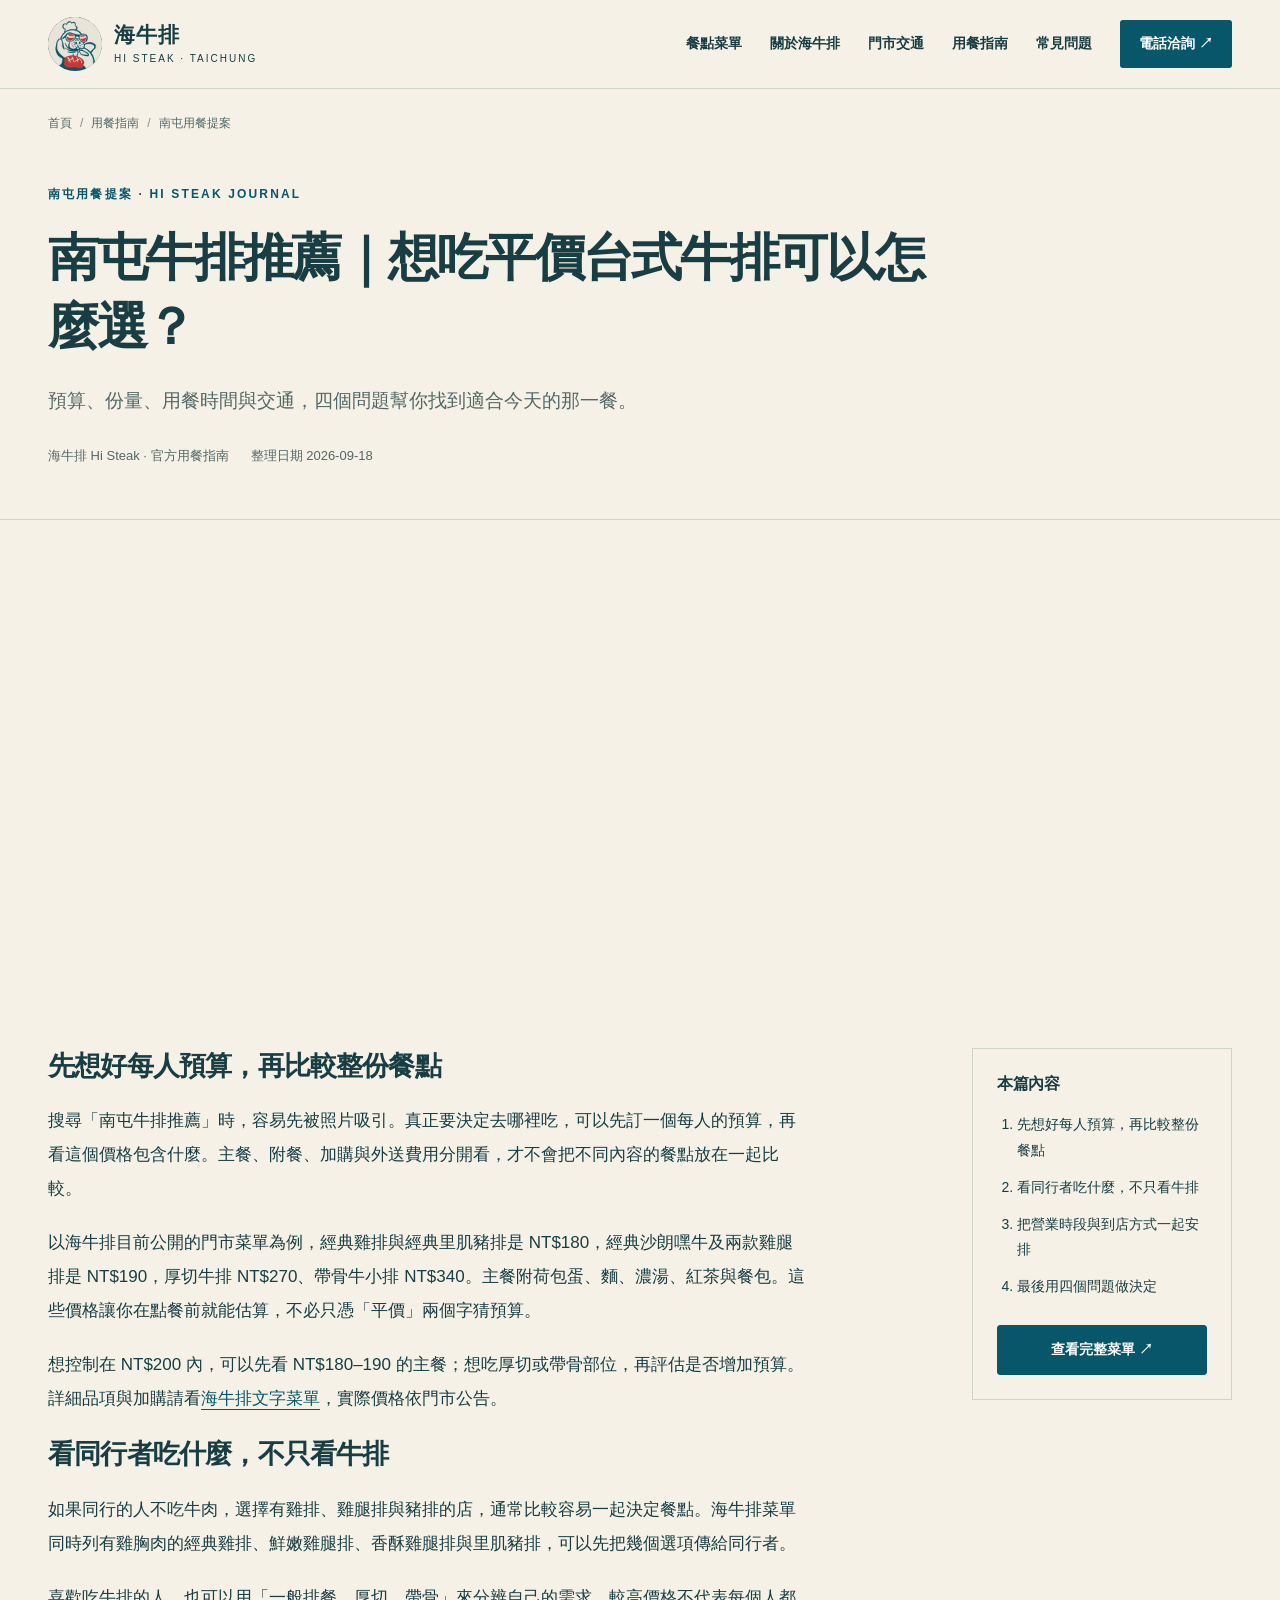
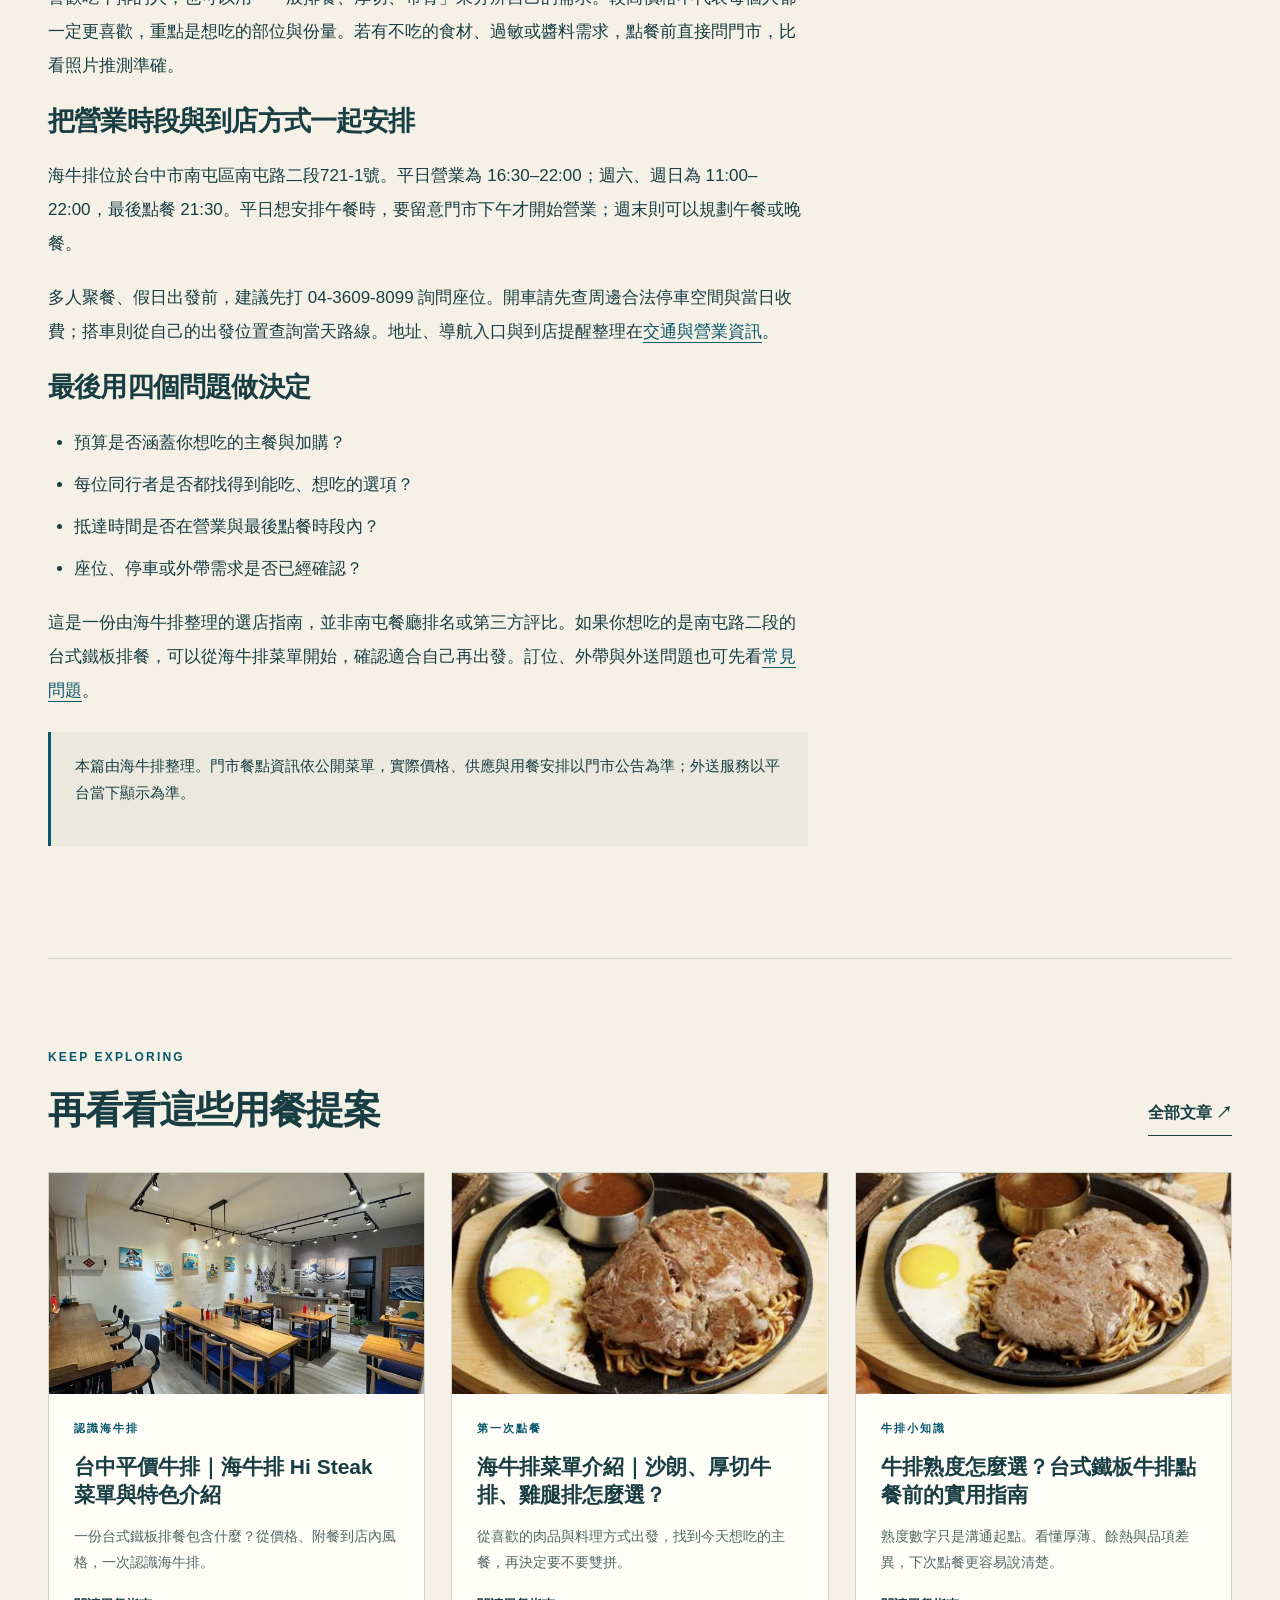
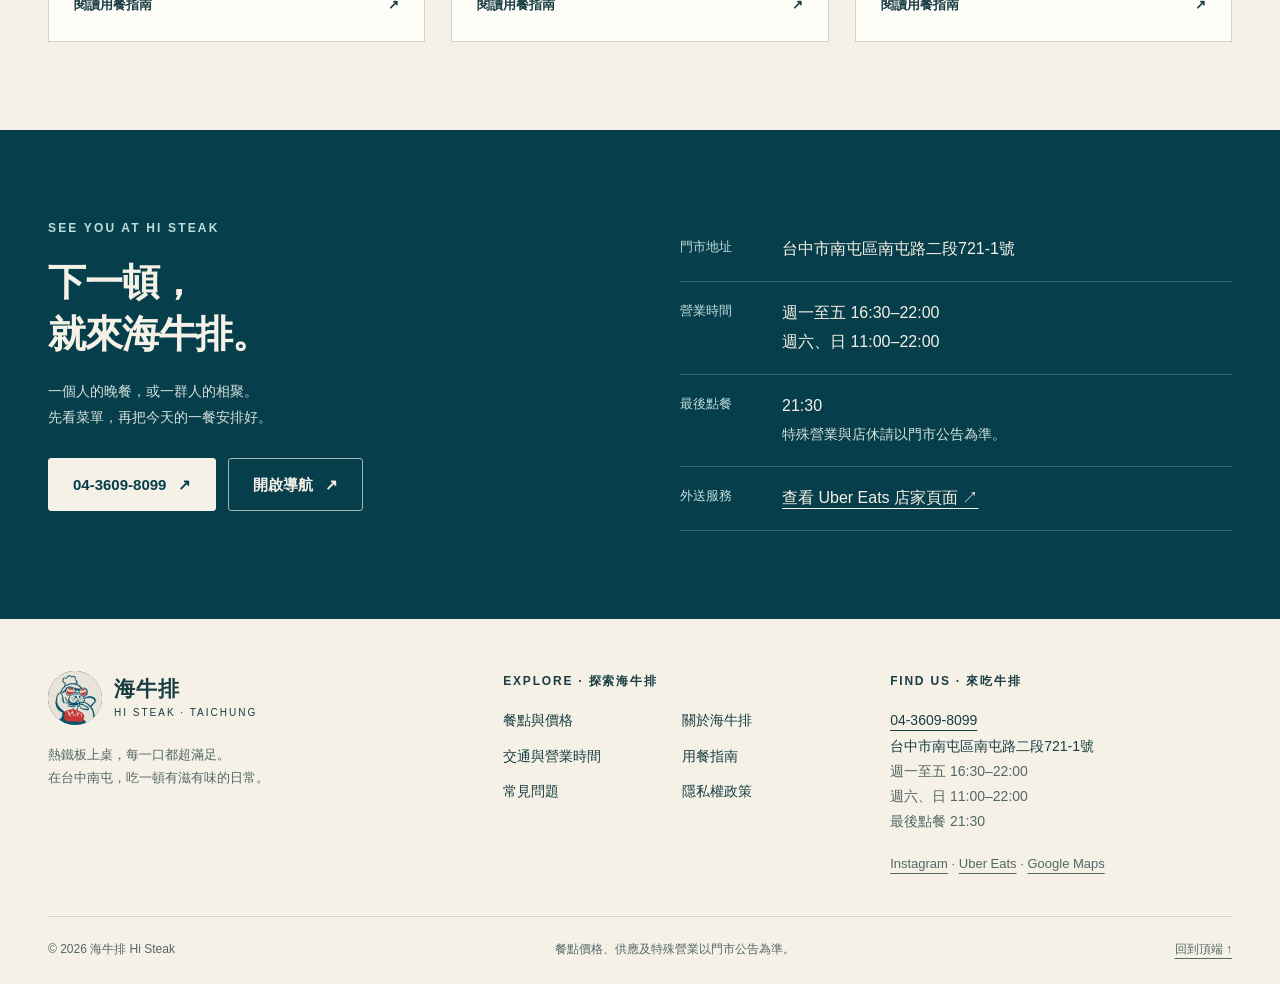
<file: blog/nantun-steak/index.html>
<!doctype html>
<html lang="zh-Hant-TW" class="no-js">
<head>
  <!-- Google tag (gtag.js) -->
  <script async src="https://www.googletagmanager.com/gtag/js?id=G-KXHJD3RS0C"></script>
  <script>
    window.dataLayer = window.dataLayer || [];
    function gtag(){dataLayer.push(arguments);}
    gtag('js', new Date());

    gtag('config', 'G-KXHJD3RS0C');
  </script>
<meta charset="utf-8"><meta name="viewport" content="width=device-width, initial-scale=1">
<title>南屯牛排推薦｜想吃平價台式牛排可以怎麼選？</title>
<meta name="description" content="在南屯找牛排，先比較預算、主餐附餐、營業時段與交通。海牛排整理四個選店重點，搭配南屯路二段門市與菜單資訊，幫你安排下一餐。">
<meta name="robots" content="index,follow,max-image-preview:large">
<meta name="theme-color" content="#07566a">
<link rel="canonical" href="https://histeak.shop/blog/nantun-steak/">
<meta property="og:type" content="article"><meta property="og:locale" content="zh_TW">
<meta property="og:site_name" content="海牛排 Hi Steak"><meta property="og:title" content="南屯牛排推薦｜想吃平價台式牛排可以怎麼選？">
<meta property="og:description" content="在南屯找牛排，先比較預算、主餐附餐、營業時段與交通。海牛排整理四個選店重點，搭配南屯路二段門市與菜單資訊，幫你安排下一餐。"><meta property="og:url" content="https://histeak.shop/blog/nantun-steak/">
<meta property="og:image" content="https://histeak.shop/assets/histeak-social.jpg"><meta property="og:image:width" content="1200"><meta property="og:image:height" content="630"><meta property="og:image:alt" content="海牛排 Hi Steak 台式鐵板排餐">
<meta name="twitter:card" content="summary_large_image"><meta name="twitter:title" content="南屯牛排推薦｜想吃平價台式牛排可以怎麼選？"><meta name="twitter:description" content="在南屯找牛排，先比較預算、主餐附餐、營業時段與交通。海牛排整理四個選店重點，搭配南屯路二段門市與菜單資訊，幫你安排下一餐。"><meta name="twitter:image" content="https://histeak.shop/assets/histeak-social.jpg">
<link rel="icon" type="image/jpeg" href="../../assets/logo.jpg"><link rel="stylesheet" href="../../styles.css">
<script src="../../script.js" defer></script>
<script type="application/ld+json">{
  "@context": "https://schema.org",
  "@graph": [
    {
      "@type": "Restaurant",
      "@id": "https://histeak.shop/#restaurant",
      "name": "海牛排 Hi Steak",
      "alternateName": [
        "海牛排",
        "Hi Steak",
        "海牛排 Hi STEAK"
      ],
      "url": "https://histeak.shop/",
      "telephone": "+886436098099",
      "description": "位於台中市南屯區南屯路二段的平價台式鐵板排餐餐廳，提供牛排、雞排、雞腿排與豬排。",
      "address": {
        "@type": "PostalAddress",
        "streetAddress": "南屯路二段721-1號",
        "addressLocality": "南屯區",
        "addressRegion": "台中市",
        "addressCountry": "TW"
      },
      "geo": {
        "@type": "GeoCoordinates",
        "latitude": 24.141104,
        "longitude": 120.6361726
      },
      "image": [
        "https://histeak.shop/assets/histeak-table-1200.webp",
        "https://histeak.shop/assets/histeak-interior-1200.webp"
      ],
      "logo": "https://histeak.shop/assets/logo.jpg",
      "servesCuisine": [
        "台式牛排",
        "鐵板排餐"
      ],
      "priceRange": "NT$180–340（門市主餐）",
      "hasMenu": "https://histeak.shop/menu/",
      "menu": "https://histeak.shop/menu/",
      "hasMap": "https://www.google.com/maps/search/?api=1&query=%E6%B5%B7%E7%89%9B%E6%8E%92%20Hi%20Steak&query_place_id=ChIJCwznMwA9aTQRCkrQwihSu3w",
      "sameAs": [
        "https://www.instagram.com/hi_steakhouse/",
        "https://www.ubereats.com/tw/store/%E6%B5%B7%E7%89%9B%E6%8E%92-hi-steak/OaaZ4mz2W0aBt57IbIxc4g"
      ],
      "openingHoursSpecification": [
        {
          "@type": "OpeningHoursSpecification",
          "dayOfWeek": [
            "Monday",
            "Tuesday",
            "Wednesday",
            "Thursday",
            "Friday"
          ],
          "opens": "16:30",
          "closes": "22:00"
        },
        {
          "@type": "OpeningHoursSpecification",
          "dayOfWeek": [
            "Saturday",
            "Sunday"
          ],
          "opens": "11:00",
          "closes": "22:00"
        }
      ]
    },
    {
      "@type": "WebSite",
      "@id": "https://histeak.shop/#website",
      "url": "https://histeak.shop/",
      "name": "海牛排 Hi Steak",
      "alternateName": [
        "海牛排",
        "Hi Steak"
      ],
      "inLanguage": "zh-Hant-TW",
      "publisher": {
        "@id": "https://histeak.shop/#restaurant"
      }
    },
    {
      "@type": "WebPage",
      "@id": "https://histeak.shop/blog/nantun-steak/#webpage",
      "url": "https://histeak.shop/blog/nantun-steak/",
      "name": "南屯牛排推薦｜想吃平價台式牛排可以怎麼選？",
      "description": "在南屯找牛排，先比較預算、主餐附餐、營業時段與交通。海牛排整理四個選店重點，搭配南屯路二段門市與菜單資訊，幫你安排下一餐。",
      "inLanguage": "zh-Hant-TW",
      "isPartOf": {
        "@id": "https://histeak.shop/#website"
      },
      "about": {
        "@id": "https://histeak.shop/#restaurant"
      }
    },
    {
      "@type": "BreadcrumbList",
      "@id": "https://histeak.shop/blog/nantun-steak/#breadcrumb",
      "itemListElement": [
        {
          "@type": "ListItem",
          "position": 1,
          "name": "首頁",
          "item": "https://histeak.shop/"
        },
        {
          "@type": "ListItem",
          "position": 2,
          "name": "用餐指南",
          "item": "https://histeak.shop/blog/"
        },
        {
          "@type": "ListItem",
          "position": 3,
          "name": "南屯用餐提案",
          "item": "https://histeak.shop/blog/nantun-steak/"
        }
      ]
    },
    {
      "@type": "BlogPosting",
      "@id": "https://histeak.shop/blog/nantun-steak/#article",
      "headline": "南屯牛排推薦｜想吃平價台式牛排可以怎麼選？",
      "description": "在南屯找牛排，先比較預算、主餐附餐、營業時段與交通。海牛排整理四個選店重點，搭配南屯路二段門市與菜單資訊，幫你安排下一餐。",
      "image": [
        "https://histeak.shop/assets/histeak-table-1200.webp"
      ],
      "datePublished": "2026-09-18T09:00:00+08:00",
      "dateModified": "2026-09-18T09:00:00+08:00",
      "author": {
        "@type": "Organization",
        "name": "海牛排 Hi Steak",
        "url": "https://histeak.shop/about/"
      },
      "publisher": {
        "@id": "https://histeak.shop/#restaurant"
      },
      "mainEntityOfPage": {
        "@id": "https://histeak.shop/blog/nantun-steak/#webpage"
      },
      "inLanguage": "zh-Hant-TW"
    }
  ]
}</script>
</head>
<body><a class="skip" href="#main">跳至主要內容</a><header class="site-header" id="top"><nav class="nav-shell wrap" aria-label="主要導覽"><a class="brand" href="/" data-local="../../index.html" aria-label="海牛排 Hi Steak 首頁"><img src="../../assets/logo.jpg" width="54" height="54" alt=""><span><strong>海牛排</strong><small>HI STEAK · TAICHUNG</small></span></a><button class="nav-toggle" aria-controls="nav-links" aria-expanded="false" aria-label="開啟導覽選單">選單 <span aria-hidden="true">☰</span></button><div class="nav-links" id="nav-links"><a href="/menu/" data-local="../../menu/index.html">餐點菜單</a><a href="/about/" data-local="../../about/index.html">關於海牛排</a><a href="/location/" data-local="../../location/index.html">門市交通</a><a href="/blog/" data-local="../../blog/index.html">用餐指南</a><a href="/faq/" data-local="../../faq/index.html">常見問題</a><a class="nav-phone" href="tel:+886436098099">電話洽詢 ↗</a></div></nav></header><main id="main"><div class="page-top"><div class="wrap"><nav aria-label="麵包屑"><ol class="breadcrumbs"><li><a href="/" data-local="../../index.html">首頁</a></li><li><a href="/blog/" data-local="../../blog/index.html">用餐指南</a></li><li><span aria-current="page">南屯用餐提案</span></li></ol></nav><div class="page-intro article-intro"><p class="eyebrow">南屯用餐提案 · HI STEAK JOURNAL</p><h1>南屯牛排推薦｜想吃平價台式牛排可以怎麼選？</h1><p class="lead">預算、份量、用餐時間與交通，四個問題幫你找到適合今天的那一餐。</p><div class="article-meta"><span>海牛排 Hi Steak · 官方用餐指南</span><span>整理日期 <time datetime="2026-09-18">2026-09-18</time></span></div></div></div></div><figure class="article-cover wrap"><img src="../../assets/histeak-table-1200.webp" alt="海牛排的沙朗、帶骨牛小排與肉類餐點" width="1200" height="960" decoding="async" fetchpriority="high" srcset="../../assets/histeak-table-640.webp 640w, ../../assets/histeak-table-1200.webp 1200w, ../../assets/histeak-table-1800.webp 1800w" sizes="(max-width: 800px) calc(100vw - 40px), 1200px"></figure><div class="section wrap article-layout"><article class="prose"><section aria-labelledby="budget"><h2 id="budget">先想好每人預算，再比較整份餐點</h2><p>搜尋「南屯牛排推薦」時，容易先被照片吸引。真正要決定去哪裡吃，可以先訂一個每人的預算，再看這個價格包含什麼。主餐、附餐、加購與外送費用分開看，才不會把不同內容的餐點放在一起比較。</p><p>以海牛排目前公開的門市菜單為例，經典雞排與經典里肌豬排是 NT$180，經典沙朗嘿牛及兩款雞腿排是 NT$190，厚切牛排 NT$270、帶骨牛小排 NT$340。主餐附荷包蛋、麵、濃湯、紅茶與餐包。這些價格讓你在點餐前就能估算，不必只憑「平價」兩個字猜預算。</p><p>想控制在 NT$200 內，可以先看 NT$180–190 的主餐；想吃厚切或帶骨部位，再評估是否增加預算。詳細品項與加購請看<a href="/menu/" data-local="../../menu/index.html">海牛排文字菜單</a>，實際價格依門市公告。</p></section><section aria-labelledby="choice"><h2 id="choice">看同行者吃什麼，不只看牛排</h2><p>如果同行的人不吃牛肉，選擇有雞排、雞腿排與豬排的店，通常比較容易一起決定餐點。海牛排菜單同時列有雞胸肉的經典雞排、鮮嫩雞腿排、香酥雞腿排與里肌豬排，可以先把幾個選項傳給同行者。</p><p>喜歡吃牛排的人，也可以用「一般排餐、厚切、帶骨」來分辨自己的需求。較高價格不代表每個人都一定更喜歡，重點是想吃的部位與份量。若有不吃的食材、過敏或醬料需求，點餐前直接問門市，比看照片推測準確。</p></section><section aria-labelledby="time"><h2 id="time">把營業時段與到店方式一起安排</h2><p>海牛排位於台中市南屯區南屯路二段721-1號。平日營業為 16:30–22:00；週六、週日為 11:00–22:00，最後點餐 21:30。平日想安排午餐時，要留意門市下午才開始營業；週末則可以規劃午餐或晚餐。</p><p>多人聚餐、假日出發前，建議先打 04-3609-8099 詢問座位。開車請先查周邊合法停車空間與當日收費；搭車則從自己的出發位置查詢當天路線。地址、導航入口與到店提醒整理在<a href="/location/" data-local="../../location/index.html">交通與營業資訊</a>。</p></section><section aria-labelledby="checklist"><h2 id="checklist">最後用四個問題做決定</h2><ul><li>預算是否涵蓋你想吃的主餐與加購？</li><li>每位同行者是否都找得到能吃、想吃的選項？</li><li>抵達時間是否在營業與最後點餐時段內？</li><li>座位、停車或外帶需求是否已經確認？</li></ul><p>這是一份由海牛排整理的選店指南，並非南屯餐廳排名或第三方評比。如果你想吃的是南屯路二段的台式鐵板排餐，可以從海牛排菜單開始，確認適合自己再出發。訂位、外帶與外送問題也可先看<a href="/faq/" data-local="../../faq/index.html">常見問題</a>。</p></section><div class="note"><p>本篇由海牛排整理。門市餐點資訊依公開菜單，實際價格、供應與用餐安排以門市公告為準；外送服務以平台當下顯示為準。</p></div></article><aside class="article-aside"><h2>本篇內容</h2><ol><li><a href="#budget">先想好每人預算，再比較整份餐點</a></li><li><a href="#choice">看同行者吃什麼，不只看牛排</a></li><li><a href="#time">把營業時段與到店方式一起安排</a></li><li><a href="#checklist">最後用四個問題做決定</a></li></ol><a class="button" href="/menu/" data-local="../../menu/index.html">查看完整菜單 ↗</a></aside></div><section class="section wrap related"><div class="section-head"><div><p class="eyebrow">KEEP EXPLORING</p><h2>再看看這些用餐提案</h2></div><a class="text-link" href="/blog/" data-local="../../blog/index.html">全部文章 ↗</a></div><div class="article-grid"><a class="article-card" href="/blog/taichung-steak/" data-local="../../blog/taichung-steak/index.html"><img src="../../assets/histeak-interior-1200.webp" alt="海牛排店內木質桌椅、藍色座椅與海洋風格掛畫" width="1200" height="900" decoding="async" loading="lazy" srcset="../../assets/histeak-interior-640.webp 640w, ../../assets/histeak-interior-1200.webp 1200w" sizes="(max-width: 800px) calc(100vw - 40px), 600px"><div class="article-card-body"><div class="eyebrow">認識海牛排</div><h3>台中平價牛排｜海牛排 Hi Steak 菜單與特色介紹</h3><p>一份台式鐵板排餐包含什麼？從價格、附餐到店內風格，一次認識海牛排。</p><span class="more">閱讀用餐指南 <span aria-hidden="true">↗</span></span></div></a><a class="article-card" href="/blog/hi-steak-menu/" data-local="../../blog/hi-steak-menu/index.html"><img src="../../assets/thick-steak.webp" alt="海牛排厚切牛排搭配荷包蛋與鐵板麵" width="640" height="640" decoding="async" loading="lazy"><div class="article-card-body"><div class="eyebrow">第一次點餐</div><h3>海牛排菜單介紹｜沙朗、厚切牛排、雞腿排怎麼選？</h3><p>從喜歡的肉品與料理方式出發，找到今天想吃的主餐，再決定要不要雙拼。</p><span class="more">閱讀用餐指南 <span aria-hidden="true">↗</span></span></div></a><a class="article-card" href="/blog/steak-doneness/" data-local="../../blog/steak-doneness/index.html"><img src="../../assets/sirloin.webp" alt="海牛排鐵板牛排、荷包蛋與麵的餐點照片" width="640" height="643" decoding="async" loading="lazy"><div class="article-card-body"><div class="eyebrow">牛排小知識</div><h3>牛排熟度怎麼選？台式鐵板牛排點餐前的實用指南</h3><p>熟度數字只是溝通起點。看懂厚薄、餘熱與品項差異，下次點餐更容易說清楚。</p><span class="more">閱讀用餐指南 <span aria-hidden="true">↗</span></span></div></a></div></section><section class="visit-block section" id="visit"><div class="wrap visit-grid"><div><p class="eyebrow">SEE YOU AT HI STEAK</p><h2>下一頓，<br>就來海牛排。</h2><p class="small" style="margin-top:20px">一個人的晚餐，或一群人的相聚。<br>先看菜單，再把今天的一餐安排好。</p><div class="actions"><a class="button light" href="tel:+886436098099">04-3609-8099 <span aria-hidden="true">↗</span></a><a href="https://www.google.com/maps/dir/?api=1&amp;destination=%E6%B5%B7%E7%89%9B%E6%8E%92%20Hi%20Steak&amp;destination_place_id=ChIJCwznMwA9aTQRCkrQwihSu3w" target="_blank" rel="noopener noreferrer" class="button outline">開啟導航 <span aria-hidden="true">↗</span></a></div></div><dl><div><dt>門市地址</dt><dd>台中市南屯區南屯路二段721-1號</dd></div><div><dt>營業時間</dt><dd>週一至五 16:30–22:00<br>週六、日 11:00–22:00</dd></div><div><dt>最後點餐</dt><dd>21:30<br><span class="small">特殊營業與店休請以門市公告為準。</span></dd></div><div><dt>外送服務</dt><dd><a href="https://www.ubereats.com/tw/store/%E6%B5%B7%E7%89%9B%E6%8E%92-hi-steak/OaaZ4mz2W0aBt57IbIxc4g" target="_blank" rel="noopener noreferrer">查看 Uber Eats 店家頁面 ↗</a></dd></div></dl></div></section></main><footer class="site-footer"><div class="wrap"><div class="footer-top"><div><a class="brand" href="/" data-local="../../index.html" aria-label="海牛排 Hi Steak 首頁"><img src="../../assets/logo.jpg" width="54" height="54" alt=""><span><strong>海牛排</strong><small>HI STEAK · TAICHUNG</small></span></a><p>熱鐵板上桌，每一口都超滿足。<br>在台中南屯，吃一頓有滋有味的日常。</p></div><div><div class="footer-heading">EXPLORE · 探索海牛排</div><div class="footer-links"><a href="/menu/" data-local="../../menu/index.html">餐點與價格</a><a href="/about/" data-local="../../about/index.html">關於海牛排</a><a href="/location/" data-local="../../location/index.html">交通與營業時間</a><a href="/blog/" data-local="../../blog/index.html">用餐指南</a><a href="/faq/" data-local="../../faq/index.html">常見問題</a><a href="/privacy/" data-local="../../privacy/index.html">隱私權政策</a></div></div><div class="footer-contact"><div class="footer-heading">FIND US · 來吃牛排</div><a href="tel:+886436098099">04-3609-8099</a><br>台中市南屯區南屯路二段721-1號<br><span class="small">週一至五 16:30–22:00<br>週六、日 11:00–22:00<br>最後點餐 21:30</span><p><a href="https://www.instagram.com/hi_steakhouse/" target="_blank" rel="noopener noreferrer">Instagram</a> · <a href="https://www.ubereats.com/tw/store/%E6%B5%B7%E7%89%9B%E6%8E%92-hi-steak/OaaZ4mz2W0aBt57IbIxc4g" target="_blank" rel="noopener noreferrer">Uber Eats</a> · <a href="https://www.google.com/maps/search/?api=1&amp;query=%E6%B5%B7%E7%89%9B%E6%8E%92%20Hi%20Steak&amp;query_place_id=ChIJCwznMwA9aTQRCkrQwihSu3w" target="_blank" rel="noopener noreferrer">Google Maps</a></p></div></div><div class="footer-bottom"><span>© 2026 海牛排 Hi Steak</span><span>餐點價格、供應及特殊營業以門市公告為準。</span><a href="#top">回到頂端 ↑</a></div></div></footer><nav class="mobile-bar" aria-label="快速操作"><a href="/menu/" data-local="../../menu/index.html">查看菜單</a><a href="tel:+886436098099">電話洽詢</a><a href="https://www.google.com/maps/dir/?api=1&amp;destination=%E6%B5%B7%E7%89%9B%E6%8E%92%20Hi%20Steak&amp;destination_place_id=ChIJCwznMwA9aTQRCkrQwihSu3w" target="_blank" rel="noopener noreferrer">到店導航</a></nav></body></html>
</file>
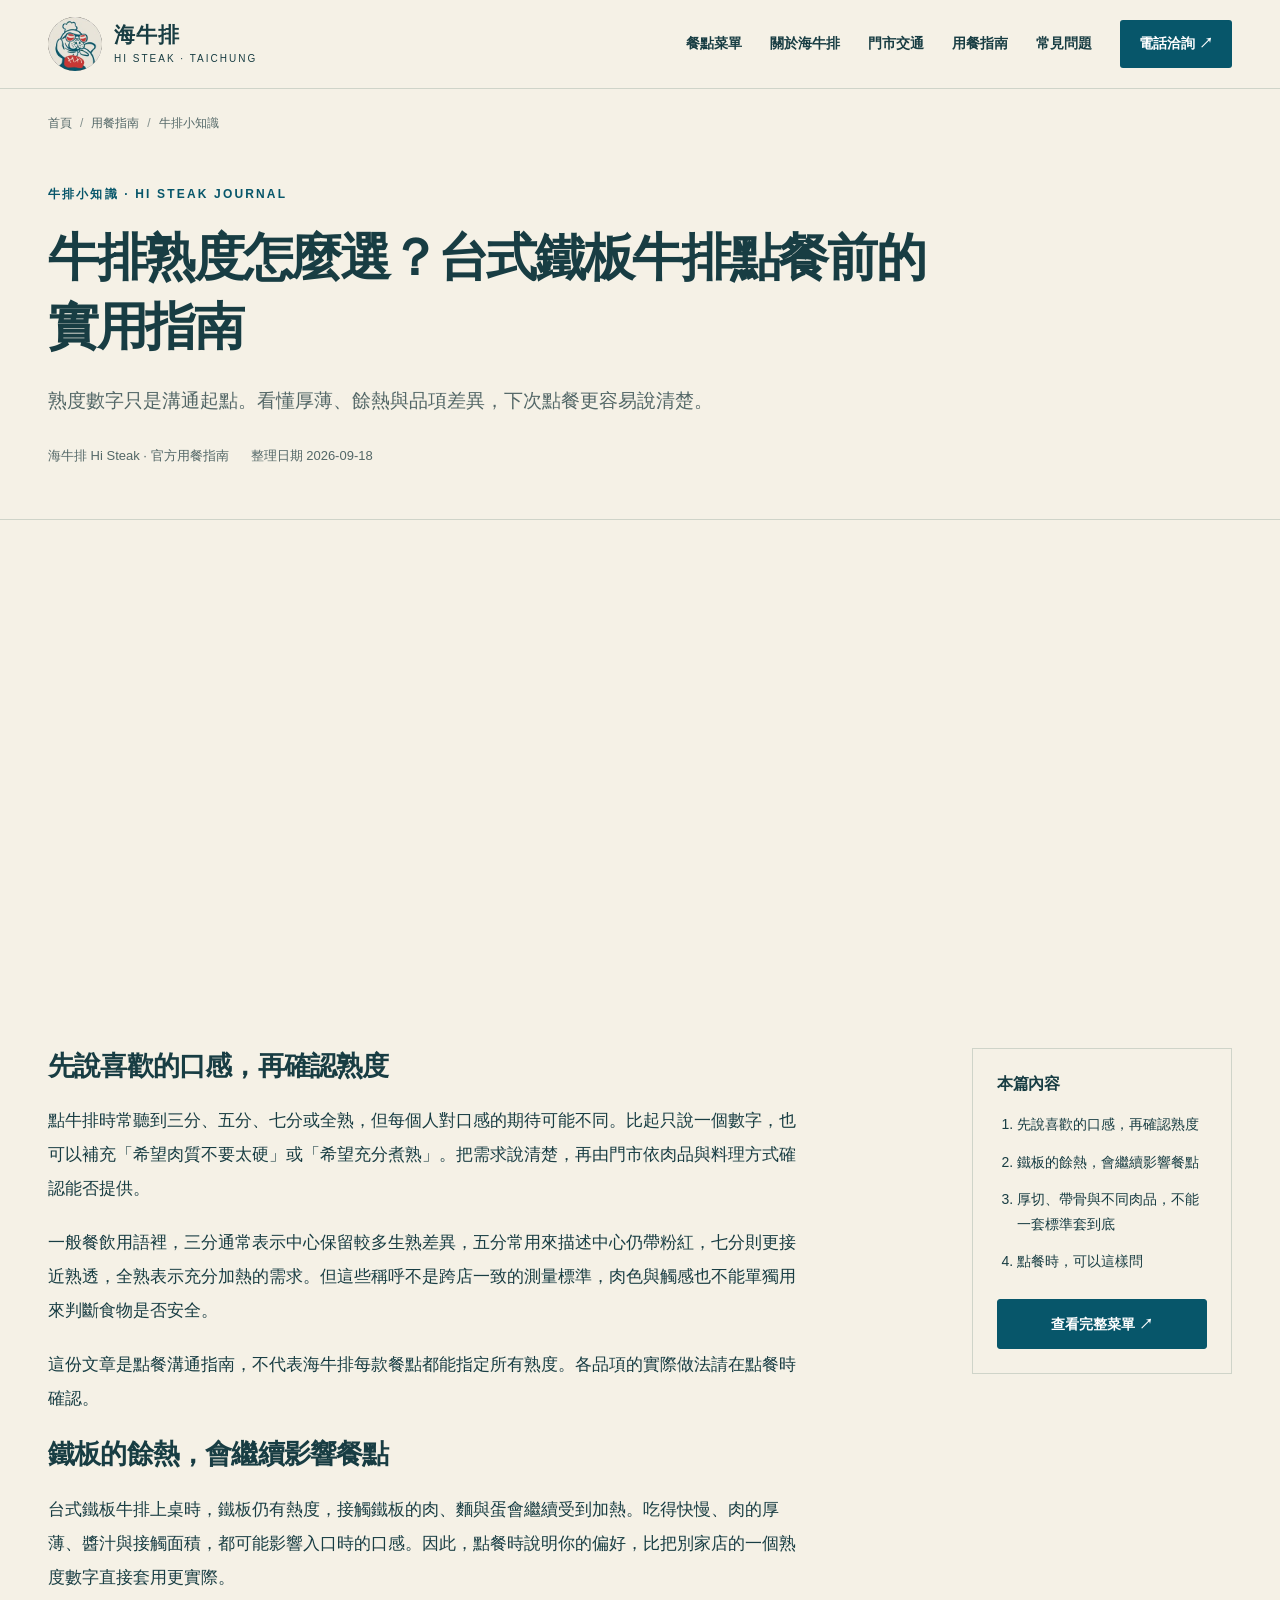
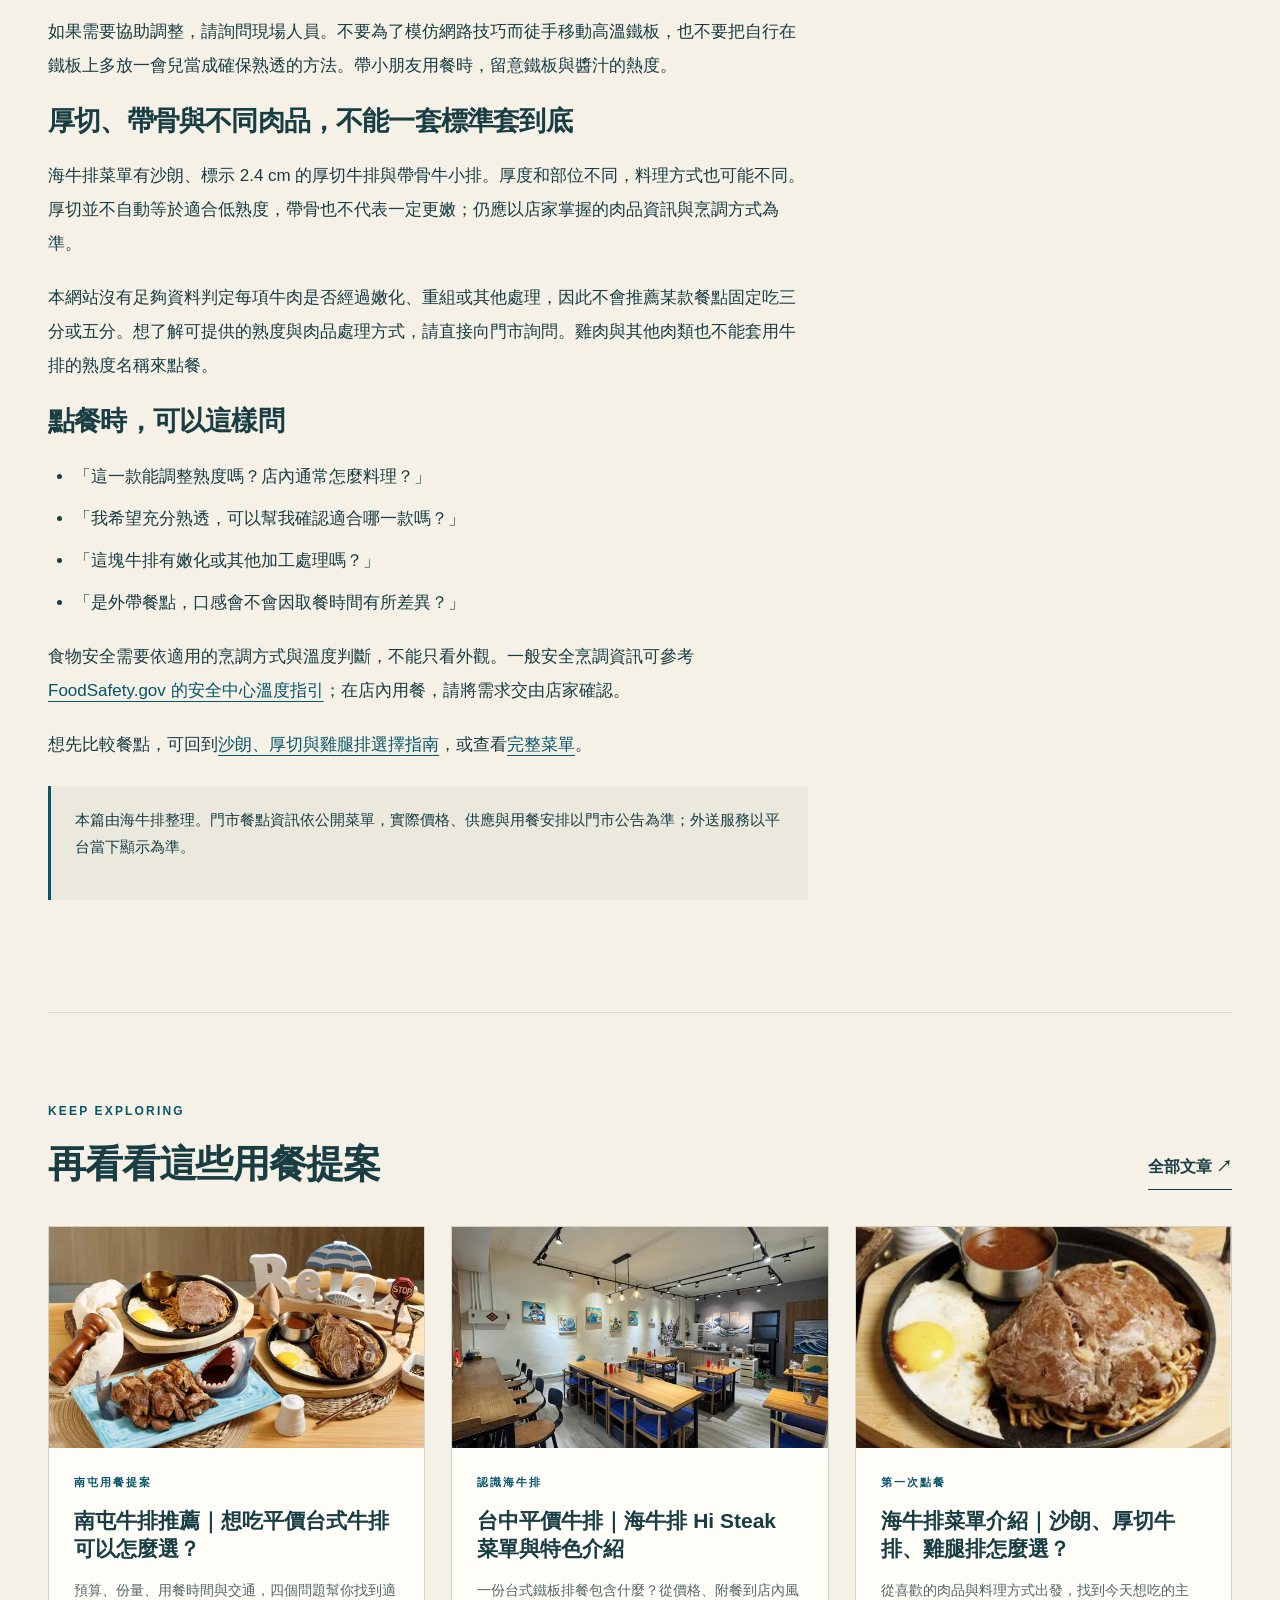
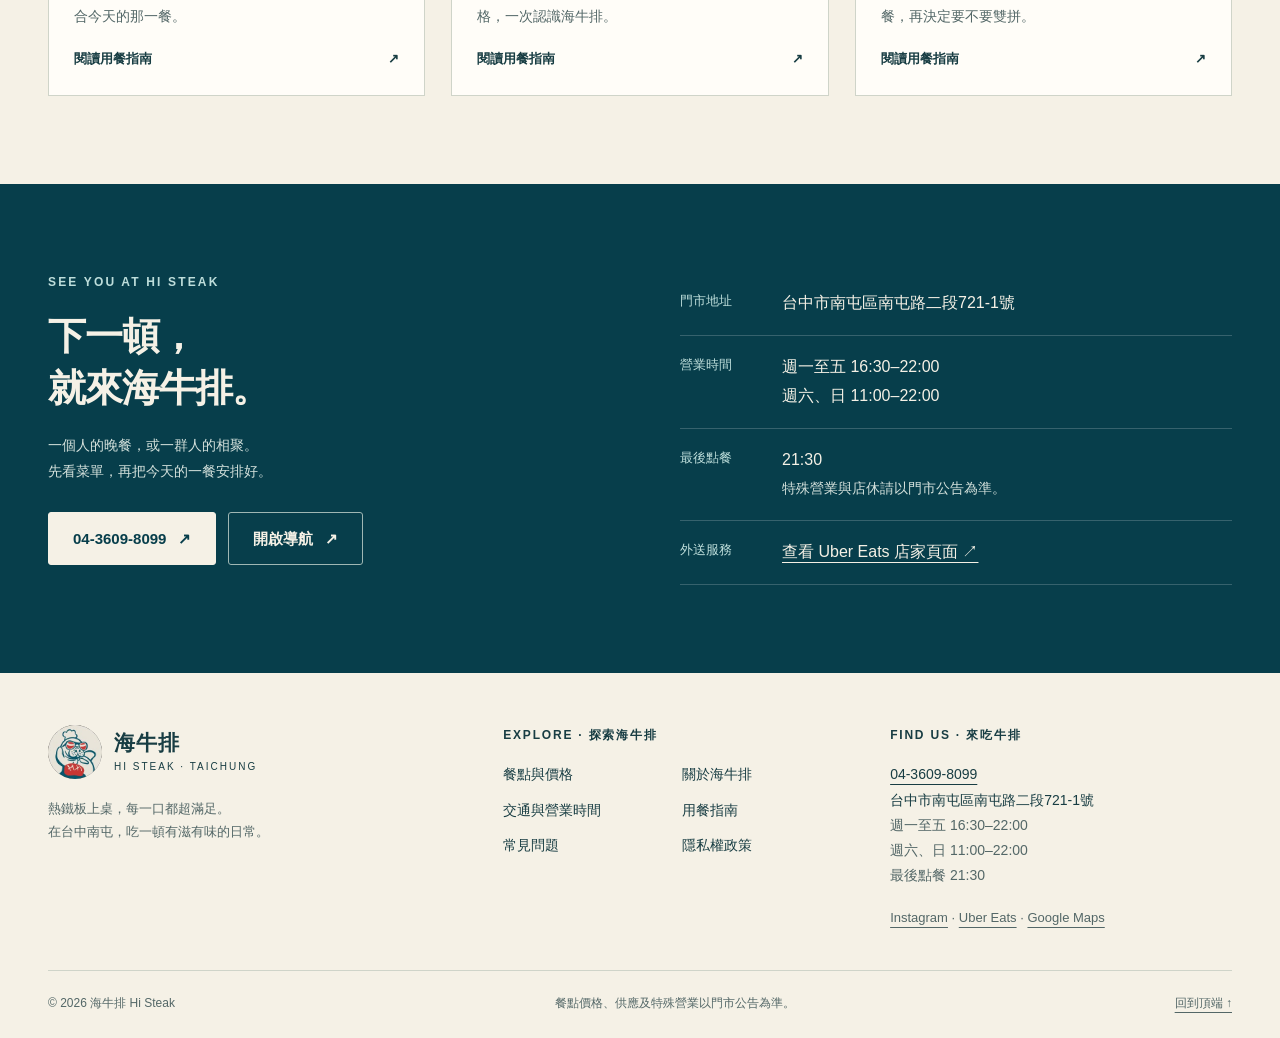
<file: blog/steak-doneness/index.html>
<!doctype html>
<html lang="zh-Hant-TW" class="no-js">
<head>
  <!-- Google tag (gtag.js) -->
  <script async src="https://www.googletagmanager.com/gtag/js?id=G-KXHJD3RS0C"></script>
  <script>
    window.dataLayer = window.dataLayer || [];
    function gtag(){dataLayer.push(arguments);}
    gtag('js', new Date());

    gtag('config', 'G-KXHJD3RS0C');
  </script>
<meta charset="utf-8"><meta name="viewport" content="width=device-width, initial-scale=1">
<title>牛排熟度怎麼選？台式鐵板牛排點餐前的實用指南</title>
<meta name="description" content="三分、五分、七分與全熟怎麼溝通？了解台式鐵板牛排上桌後的餘熱、厚薄差異及品項限制，點餐前向門市確認能提供的熟度。">
<meta name="robots" content="index,follow,max-image-preview:large">
<meta name="theme-color" content="#07566a">
<link rel="canonical" href="https://histeak.shop/blog/steak-doneness/">
<meta property="og:type" content="article"><meta property="og:locale" content="zh_TW">
<meta property="og:site_name" content="海牛排 Hi Steak"><meta property="og:title" content="牛排熟度怎麼選？台式鐵板牛排點餐前的實用指南">
<meta property="og:description" content="三分、五分、七分與全熟怎麼溝通？了解台式鐵板牛排上桌後的餘熱、厚薄差異及品項限制，點餐前向門市確認能提供的熟度。"><meta property="og:url" content="https://histeak.shop/blog/steak-doneness/">
<meta property="og:image" content="https://histeak.shop/assets/histeak-social.jpg"><meta property="og:image:width" content="1200"><meta property="og:image:height" content="630"><meta property="og:image:alt" content="海牛排 Hi Steak 台式鐵板排餐">
<meta name="twitter:card" content="summary_large_image"><meta name="twitter:title" content="牛排熟度怎麼選？台式鐵板牛排點餐前的實用指南"><meta name="twitter:description" content="三分、五分、七分與全熟怎麼溝通？了解台式鐵板牛排上桌後的餘熱、厚薄差異及品項限制，點餐前向門市確認能提供的熟度。"><meta name="twitter:image" content="https://histeak.shop/assets/histeak-social.jpg">
<link rel="icon" type="image/jpeg" href="../../assets/logo.jpg"><link rel="stylesheet" href="../../styles.css">
<script src="../../script.js" defer></script>
<script type="application/ld+json">{
  "@context": "https://schema.org",
  "@graph": [
    {
      "@type": "Restaurant",
      "@id": "https://histeak.shop/#restaurant",
      "name": "海牛排 Hi Steak",
      "alternateName": [
        "海牛排",
        "Hi Steak",
        "海牛排 Hi STEAK"
      ],
      "url": "https://histeak.shop/",
      "telephone": "+886436098099",
      "description": "位於台中市南屯區南屯路二段的平價台式鐵板排餐餐廳，提供牛排、雞排、雞腿排與豬排。",
      "address": {
        "@type": "PostalAddress",
        "streetAddress": "南屯路二段721-1號",
        "addressLocality": "南屯區",
        "addressRegion": "台中市",
        "addressCountry": "TW"
      },
      "geo": {
        "@type": "GeoCoordinates",
        "latitude": 24.141104,
        "longitude": 120.6361726
      },
      "image": [
        "https://histeak.shop/assets/histeak-table-1200.webp",
        "https://histeak.shop/assets/histeak-interior-1200.webp"
      ],
      "logo": "https://histeak.shop/assets/logo.jpg",
      "servesCuisine": [
        "台式牛排",
        "鐵板排餐"
      ],
      "priceRange": "NT$180–340（門市主餐）",
      "hasMenu": "https://histeak.shop/menu/",
      "menu": "https://histeak.shop/menu/",
      "hasMap": "https://www.google.com/maps/search/?api=1&query=%E6%B5%B7%E7%89%9B%E6%8E%92%20Hi%20Steak&query_place_id=ChIJCwznMwA9aTQRCkrQwihSu3w",
      "sameAs": [
        "https://www.instagram.com/hi_steakhouse/",
        "https://www.ubereats.com/tw/store/%E6%B5%B7%E7%89%9B%E6%8E%92-hi-steak/OaaZ4mz2W0aBt57IbIxc4g"
      ],
      "openingHoursSpecification": [
        {
          "@type": "OpeningHoursSpecification",
          "dayOfWeek": [
            "Monday",
            "Tuesday",
            "Wednesday",
            "Thursday",
            "Friday"
          ],
          "opens": "16:30",
          "closes": "22:00"
        },
        {
          "@type": "OpeningHoursSpecification",
          "dayOfWeek": [
            "Saturday",
            "Sunday"
          ],
          "opens": "11:00",
          "closes": "22:00"
        }
      ]
    },
    {
      "@type": "WebSite",
      "@id": "https://histeak.shop/#website",
      "url": "https://histeak.shop/",
      "name": "海牛排 Hi Steak",
      "alternateName": [
        "海牛排",
        "Hi Steak"
      ],
      "inLanguage": "zh-Hant-TW",
      "publisher": {
        "@id": "https://histeak.shop/#restaurant"
      }
    },
    {
      "@type": "WebPage",
      "@id": "https://histeak.shop/blog/steak-doneness/#webpage",
      "url": "https://histeak.shop/blog/steak-doneness/",
      "name": "牛排熟度怎麼選？台式鐵板牛排點餐前的實用指南",
      "description": "三分、五分、七分與全熟怎麼溝通？了解台式鐵板牛排上桌後的餘熱、厚薄差異及品項限制，點餐前向門市確認能提供的熟度。",
      "inLanguage": "zh-Hant-TW",
      "isPartOf": {
        "@id": "https://histeak.shop/#website"
      },
      "about": {
        "@id": "https://histeak.shop/#restaurant"
      }
    },
    {
      "@type": "BreadcrumbList",
      "@id": "https://histeak.shop/blog/steak-doneness/#breadcrumb",
      "itemListElement": [
        {
          "@type": "ListItem",
          "position": 1,
          "name": "首頁",
          "item": "https://histeak.shop/"
        },
        {
          "@type": "ListItem",
          "position": 2,
          "name": "用餐指南",
          "item": "https://histeak.shop/blog/"
        },
        {
          "@type": "ListItem",
          "position": 3,
          "name": "牛排小知識",
          "item": "https://histeak.shop/blog/steak-doneness/"
        }
      ]
    },
    {
      "@type": "BlogPosting",
      "@id": "https://histeak.shop/blog/steak-doneness/#article",
      "headline": "牛排熟度怎麼選？台式鐵板牛排點餐前的實用指南",
      "description": "三分、五分、七分與全熟怎麼溝通？了解台式鐵板牛排上桌後的餘熱、厚薄差異及品項限制，點餐前向門市確認能提供的熟度。",
      "image": [
        "https://histeak.shop/assets/histeak-table-1200.webp"
      ],
      "datePublished": "2026-09-18T09:00:00+08:00",
      "dateModified": "2026-09-18T09:00:00+08:00",
      "author": {
        "@type": "Organization",
        "name": "海牛排 Hi Steak",
        "url": "https://histeak.shop/about/"
      },
      "publisher": {
        "@id": "https://histeak.shop/#restaurant"
      },
      "mainEntityOfPage": {
        "@id": "https://histeak.shop/blog/steak-doneness/#webpage"
      },
      "inLanguage": "zh-Hant-TW"
    }
  ]
}</script>
</head>
<body><a class="skip" href="#main">跳至主要內容</a><header class="site-header" id="top"><nav class="nav-shell wrap" aria-label="主要導覽"><a class="brand" href="/" data-local="../../index.html" aria-label="海牛排 Hi Steak 首頁"><img src="../../assets/logo.jpg" width="54" height="54" alt=""><span><strong>海牛排</strong><small>HI STEAK · TAICHUNG</small></span></a><button class="nav-toggle" aria-controls="nav-links" aria-expanded="false" aria-label="開啟導覽選單">選單 <span aria-hidden="true">☰</span></button><div class="nav-links" id="nav-links"><a href="/menu/" data-local="../../menu/index.html">餐點菜單</a><a href="/about/" data-local="../../about/index.html">關於海牛排</a><a href="/location/" data-local="../../location/index.html">門市交通</a><a href="/blog/" data-local="../../blog/index.html">用餐指南</a><a href="/faq/" data-local="../../faq/index.html">常見問題</a><a class="nav-phone" href="tel:+886436098099">電話洽詢 ↗</a></div></nav></header><main id="main"><div class="page-top"><div class="wrap"><nav aria-label="麵包屑"><ol class="breadcrumbs"><li><a href="/" data-local="../../index.html">首頁</a></li><li><a href="/blog/" data-local="../../blog/index.html">用餐指南</a></li><li><span aria-current="page">牛排小知識</span></li></ol></nav><div class="page-intro article-intro"><p class="eyebrow">牛排小知識 · HI STEAK JOURNAL</p><h1>牛排熟度怎麼選？台式鐵板牛排點餐前的實用指南</h1><p class="lead">熟度數字只是溝通起點。看懂厚薄、餘熱與品項差異，下次點餐更容易說清楚。</p><div class="article-meta"><span>海牛排 Hi Steak · 官方用餐指南</span><span>整理日期 <time datetime="2026-09-18">2026-09-18</time></span></div></div></div></div><figure class="article-cover wrap"><img src="../../assets/histeak-table-1200.webp" alt="海牛排多款餐點，包括沙朗、帶骨牛小排與肉類餐點" width="1200" height="960" decoding="async" fetchpriority="high" srcset="../../assets/histeak-table-640.webp 640w, ../../assets/histeak-table-1200.webp 1200w, ../../assets/histeak-table-1800.webp 1800w" sizes="(max-width: 800px) calc(100vw - 40px), 1200px"></figure><div class="section wrap article-layout"><article class="prose"><section aria-labelledby="language"><h2 id="language">先說喜歡的口感，再確認熟度</h2><p>點牛排時常聽到三分、五分、七分或全熟，但每個人對口感的期待可能不同。比起只說一個數字，也可以補充「希望肉質不要太硬」或「希望充分煮熟」。把需求說清楚，再由門市依肉品與料理方式確認能否提供。</p><p>一般餐飲用語裡，三分通常表示中心保留較多生熟差異，五分常用來描述中心仍帶粉紅，七分則更接近熟透，全熟表示充分加熱的需求。但這些稱呼不是跨店一致的測量標準，肉色與觸感也不能單獨用來判斷食物是否安全。</p><p>這份文章是點餐溝通指南，不代表海牛排每款餐點都能指定所有熟度。各品項的實際做法請在點餐時確認。</p></section><section aria-labelledby="heat"><h2 id="heat">鐵板的餘熱，會繼續影響餐點</h2><p>台式鐵板牛排上桌時，鐵板仍有熱度，接觸鐵板的肉、麵與蛋會繼續受到加熱。吃得快慢、肉的厚薄、醬汁與接觸面積，都可能影響入口時的口感。因此，點餐時說明你的偏好，比把別家店的一個熟度數字直接套用更實際。</p><p>如果需要協助調整，請詢問現場人員。不要為了模仿網路技巧而徒手移動高溫鐵板，也不要把自行在鐵板上多放一會兒當成確保熟透的方法。帶小朋友用餐時，留意鐵板與醬汁的熱度。</p></section><section aria-labelledby="cut"><h2 id="cut">厚切、帶骨與不同肉品，不能一套標準套到底</h2><p>海牛排菜單有沙朗、標示 2.4 cm 的厚切牛排與帶骨牛小排。厚度和部位不同，料理方式也可能不同。厚切並不自動等於適合低熟度，帶骨也不代表一定更嫩；仍應以店家掌握的肉品資訊與烹調方式為準。</p><p>本網站沒有足夠資料判定每項牛肉是否經過嫩化、重組或其他處理，因此不會推薦某款餐點固定吃三分或五分。想了解可提供的熟度與肉品處理方式，請直接向門市詢問。雞肉與其他肉類也不能套用牛排的熟度名稱來點餐。</p></section><section aria-labelledby="order"><h2 id="order">點餐時，可以這樣問</h2><ul><li>「這一款能調整熟度嗎？店內通常怎麼料理？」</li><li>「我希望充分熟透，可以幫我確認適合哪一款嗎？」</li><li>「這塊牛排有嫩化或其他加工處理嗎？」</li><li>「是外帶餐點，口感會不會因取餐時間有所差異？」</li></ul><p>食物安全需要依適用的烹調方式與溫度判斷，不能只看外觀。一般安全烹調資訊可參考 <a href="https://www.foodsafety.gov/food-safety-charts/safe-minimum-internal-temperatures" target="_blank" rel="noopener noreferrer">FoodSafety.gov 的安全中心溫度指引</a>；在店內用餐，請將需求交由店家確認。</p><p>想先比較餐點，可回到<a href="/blog/hi-steak-menu/" data-local="../../blog/hi-steak-menu/index.html">沙朗、厚切與雞腿排選擇指南</a>，或查看<a href="/menu/" data-local="../../menu/index.html">完整菜單</a>。</p></section><div class="note"><p>本篇由海牛排整理。門市餐點資訊依公開菜單，實際價格、供應與用餐安排以門市公告為準；外送服務以平台當下顯示為準。</p></div></article><aside class="article-aside"><h2>本篇內容</h2><ol><li><a href="#language">先說喜歡的口感，再確認熟度</a></li><li><a href="#heat">鐵板的餘熱，會繼續影響餐點</a></li><li><a href="#cut">厚切、帶骨與不同肉品，不能一套標準套到底</a></li><li><a href="#order">點餐時，可以這樣問</a></li></ol><a class="button" href="/menu/" data-local="../../menu/index.html">查看完整菜單 ↗</a></aside></div><section class="section wrap related"><div class="section-head"><div><p class="eyebrow">KEEP EXPLORING</p><h2>再看看這些用餐提案</h2></div><a class="text-link" href="/blog/" data-local="../../blog/index.html">全部文章 ↗</a></div><div class="article-grid"><a class="article-card" href="/blog/nantun-steak/" data-local="../../blog/nantun-steak/index.html"><img src="../../assets/histeak-table-1200.webp" alt="海牛排的沙朗、帶骨牛小排與肉類餐點" width="1200" height="960" decoding="async" loading="lazy" srcset="../../assets/histeak-table-640.webp 640w, ../../assets/histeak-table-1200.webp 1200w, ../../assets/histeak-table-1800.webp 1800w" sizes="(max-width: 800px) calc(100vw - 40px), 600px"><div class="article-card-body"><div class="eyebrow">南屯用餐提案</div><h3>南屯牛排推薦｜想吃平價台式牛排可以怎麼選？</h3><p>預算、份量、用餐時間與交通，四個問題幫你找到適合今天的那一餐。</p><span class="more">閱讀用餐指南 <span aria-hidden="true">↗</span></span></div></a><a class="article-card" href="/blog/taichung-steak/" data-local="../../blog/taichung-steak/index.html"><img src="../../assets/histeak-interior-1200.webp" alt="海牛排店內木質桌椅、藍色座椅與海洋風格掛畫" width="1200" height="900" decoding="async" loading="lazy" srcset="../../assets/histeak-interior-640.webp 640w, ../../assets/histeak-interior-1200.webp 1200w" sizes="(max-width: 800px) calc(100vw - 40px), 600px"><div class="article-card-body"><div class="eyebrow">認識海牛排</div><h3>台中平價牛排｜海牛排 Hi Steak 菜單與特色介紹</h3><p>一份台式鐵板排餐包含什麼？從價格、附餐到店內風格，一次認識海牛排。</p><span class="more">閱讀用餐指南 <span aria-hidden="true">↗</span></span></div></a><a class="article-card" href="/blog/hi-steak-menu/" data-local="../../blog/hi-steak-menu/index.html"><img src="../../assets/thick-steak.webp" alt="海牛排厚切牛排搭配荷包蛋與鐵板麵" width="640" height="640" decoding="async" loading="lazy"><div class="article-card-body"><div class="eyebrow">第一次點餐</div><h3>海牛排菜單介紹｜沙朗、厚切牛排、雞腿排怎麼選？</h3><p>從喜歡的肉品與料理方式出發，找到今天想吃的主餐，再決定要不要雙拼。</p><span class="more">閱讀用餐指南 <span aria-hidden="true">↗</span></span></div></a></div></section><section class="visit-block section" id="visit"><div class="wrap visit-grid"><div><p class="eyebrow">SEE YOU AT HI STEAK</p><h2>下一頓，<br>就來海牛排。</h2><p class="small" style="margin-top:20px">一個人的晚餐，或一群人的相聚。<br>先看菜單，再把今天的一餐安排好。</p><div class="actions"><a class="button light" href="tel:+886436098099">04-3609-8099 <span aria-hidden="true">↗</span></a><a href="https://www.google.com/maps/dir/?api=1&amp;destination=%E6%B5%B7%E7%89%9B%E6%8E%92%20Hi%20Steak&amp;destination_place_id=ChIJCwznMwA9aTQRCkrQwihSu3w" target="_blank" rel="noopener noreferrer" class="button outline">開啟導航 <span aria-hidden="true">↗</span></a></div></div><dl><div><dt>門市地址</dt><dd>台中市南屯區南屯路二段721-1號</dd></div><div><dt>營業時間</dt><dd>週一至五 16:30–22:00<br>週六、日 11:00–22:00</dd></div><div><dt>最後點餐</dt><dd>21:30<br><span class="small">特殊營業與店休請以門市公告為準。</span></dd></div><div><dt>外送服務</dt><dd><a href="https://www.ubereats.com/tw/store/%E6%B5%B7%E7%89%9B%E6%8E%92-hi-steak/OaaZ4mz2W0aBt57IbIxc4g" target="_blank" rel="noopener noreferrer">查看 Uber Eats 店家頁面 ↗</a></dd></div></dl></div></section></main><footer class="site-footer"><div class="wrap"><div class="footer-top"><div><a class="brand" href="/" data-local="../../index.html" aria-label="海牛排 Hi Steak 首頁"><img src="../../assets/logo.jpg" width="54" height="54" alt=""><span><strong>海牛排</strong><small>HI STEAK · TAICHUNG</small></span></a><p>熱鐵板上桌，每一口都超滿足。<br>在台中南屯，吃一頓有滋有味的日常。</p></div><div><div class="footer-heading">EXPLORE · 探索海牛排</div><div class="footer-links"><a href="/menu/" data-local="../../menu/index.html">餐點與價格</a><a href="/about/" data-local="../../about/index.html">關於海牛排</a><a href="/location/" data-local="../../location/index.html">交通與營業時間</a><a href="/blog/" data-local="../../blog/index.html">用餐指南</a><a href="/faq/" data-local="../../faq/index.html">常見問題</a><a href="/privacy/" data-local="../../privacy/index.html">隱私權政策</a></div></div><div class="footer-contact"><div class="footer-heading">FIND US · 來吃牛排</div><a href="tel:+886436098099">04-3609-8099</a><br>台中市南屯區南屯路二段721-1號<br><span class="small">週一至五 16:30–22:00<br>週六、日 11:00–22:00<br>最後點餐 21:30</span><p><a href="https://www.instagram.com/hi_steakhouse/" target="_blank" rel="noopener noreferrer">Instagram</a> · <a href="https://www.ubereats.com/tw/store/%E6%B5%B7%E7%89%9B%E6%8E%92-hi-steak/OaaZ4mz2W0aBt57IbIxc4g" target="_blank" rel="noopener noreferrer">Uber Eats</a> · <a href="https://www.google.com/maps/search/?api=1&amp;query=%E6%B5%B7%E7%89%9B%E6%8E%92%20Hi%20Steak&amp;query_place_id=ChIJCwznMwA9aTQRCkrQwihSu3w" target="_blank" rel="noopener noreferrer">Google Maps</a></p></div></div><div class="footer-bottom"><span>© 2026 海牛排 Hi Steak</span><span>餐點價格、供應及特殊營業以門市公告為準。</span><a href="#top">回到頂端 ↑</a></div></div></footer><nav class="mobile-bar" aria-label="快速操作"><a href="/menu/" data-local="../../menu/index.html">查看菜單</a><a href="tel:+886436098099">電話洽詢</a><a href="https://www.google.com/maps/dir/?api=1&amp;destination=%E6%B5%B7%E7%89%9B%E6%8E%92%20Hi%20Steak&amp;destination_place_id=ChIJCwznMwA9aTQRCkrQwihSu3w" target="_blank" rel="noopener noreferrer">到店導航</a></nav></body></html>
</file>
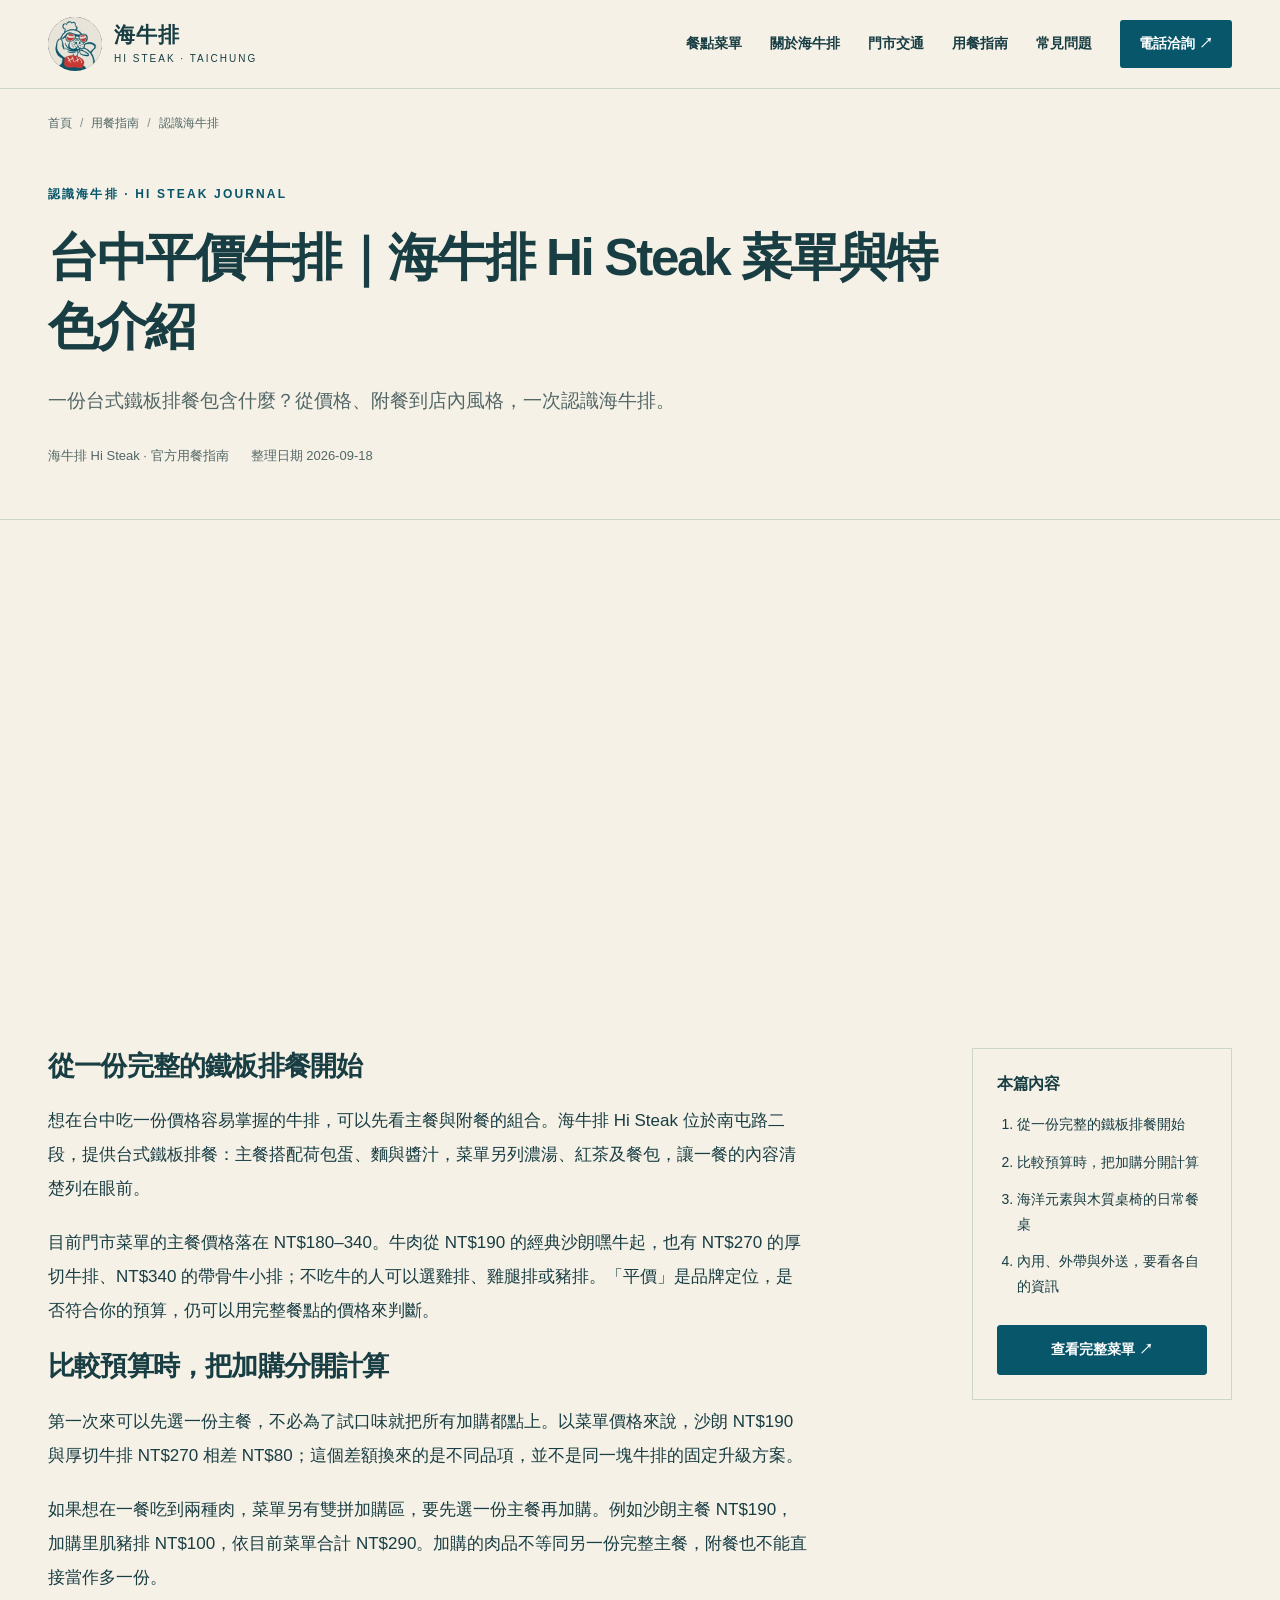
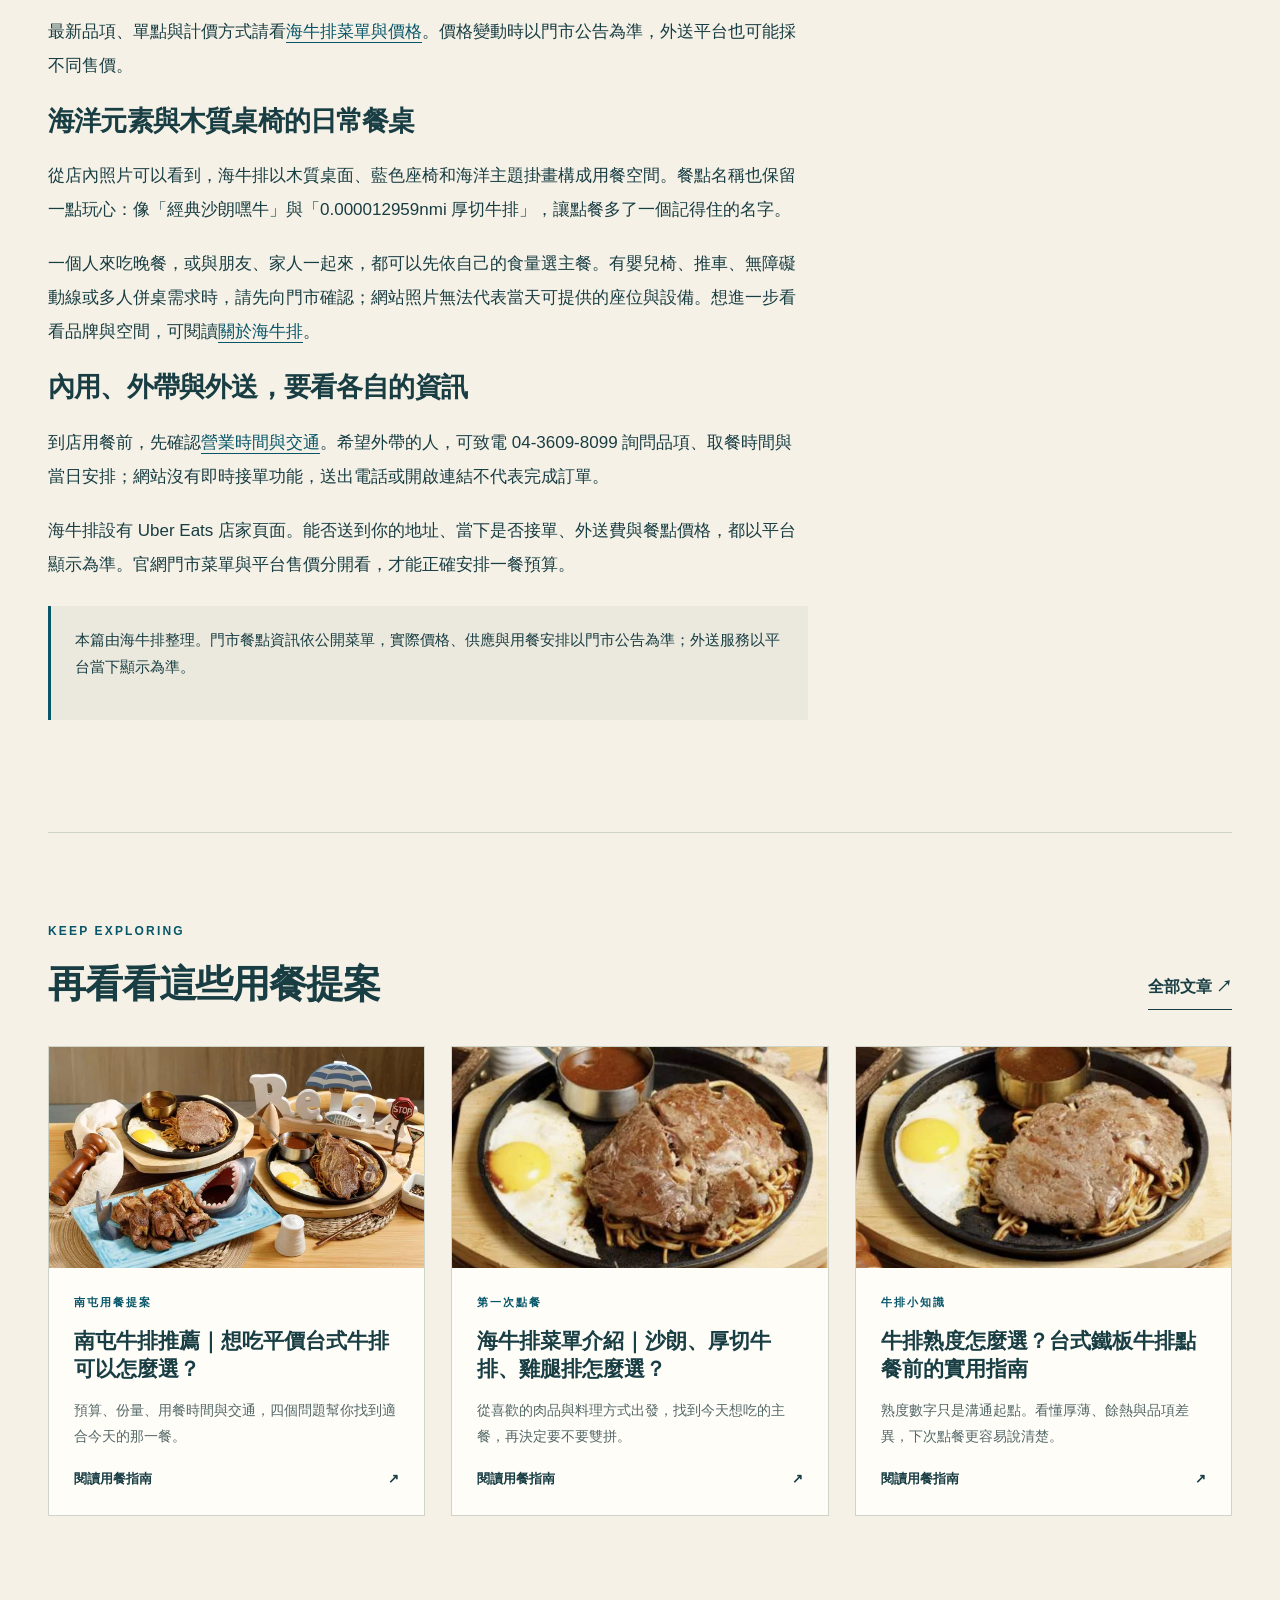
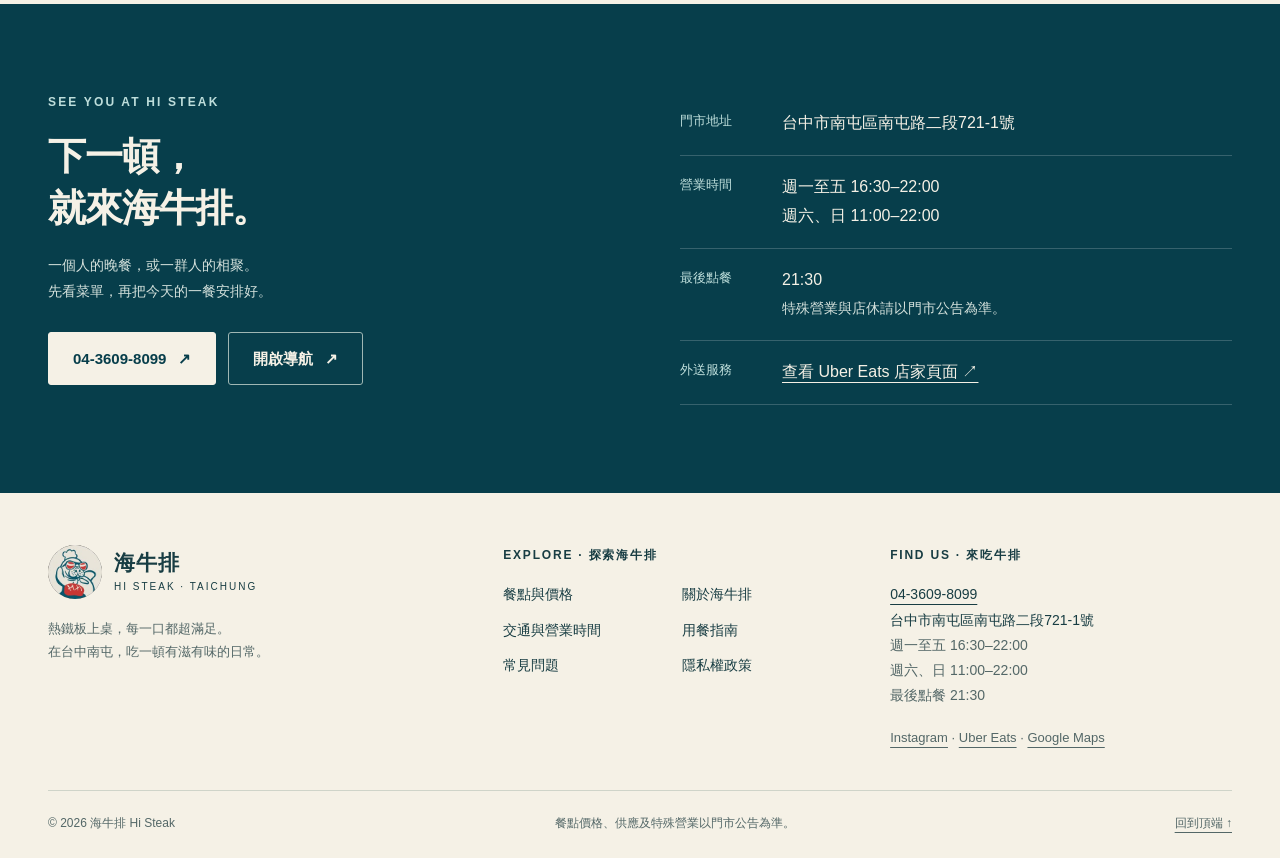
<file: blog/taichung-steak/index.html>
<!doctype html>
<html lang="zh-Hant-TW" class="no-js">
<head>
  <!-- Google tag (gtag.js) -->
  <script async src="https://www.googletagmanager.com/gtag/js?id=G-KXHJD3RS0C"></script>
  <script>
    window.dataLayer = window.dataLayer || [];
    function gtag(){dataLayer.push(arguments);}
    gtag('js', new Date());

    gtag('config', 'G-KXHJD3RS0C');
  </script>
<meta charset="utf-8"><meta name="viewport" content="width=device-width, initial-scale=1">
<title>台中平價牛排｜海牛排 Hi Steak 菜單與特色介紹</title>
<meta name="description" content="海牛排 Hi Steak 位於台中南屯，門市主餐 NT$180–340，提供沙朗、厚切牛排、雞腿排與豬排。認識主餐附餐、雙拼加購、用餐空間及外送差異。">
<meta name="robots" content="index,follow,max-image-preview:large">
<meta name="theme-color" content="#07566a">
<link rel="canonical" href="https://histeak.shop/blog/taichung-steak/">
<meta property="og:type" content="article"><meta property="og:locale" content="zh_TW">
<meta property="og:site_name" content="海牛排 Hi Steak"><meta property="og:title" content="台中平價牛排｜海牛排 Hi Steak 菜單與特色介紹">
<meta property="og:description" content="海牛排 Hi Steak 位於台中南屯，門市主餐 NT$180–340，提供沙朗、厚切牛排、雞腿排與豬排。認識主餐附餐、雙拼加購、用餐空間及外送差異。"><meta property="og:url" content="https://histeak.shop/blog/taichung-steak/">
<meta property="og:image" content="https://histeak.shop/assets/histeak-social.jpg"><meta property="og:image:width" content="1200"><meta property="og:image:height" content="630"><meta property="og:image:alt" content="海牛排 Hi Steak 台式鐵板排餐">
<meta name="twitter:card" content="summary_large_image"><meta name="twitter:title" content="台中平價牛排｜海牛排 Hi Steak 菜單與特色介紹"><meta name="twitter:description" content="海牛排 Hi Steak 位於台中南屯，門市主餐 NT$180–340，提供沙朗、厚切牛排、雞腿排與豬排。認識主餐附餐、雙拼加購、用餐空間及外送差異。"><meta name="twitter:image" content="https://histeak.shop/assets/histeak-social.jpg">
<link rel="icon" type="image/jpeg" href="../../assets/logo.jpg"><link rel="stylesheet" href="../../styles.css">
<script src="../../script.js" defer></script>
<script type="application/ld+json">{
  "@context": "https://schema.org",
  "@graph": [
    {
      "@type": "Restaurant",
      "@id": "https://histeak.shop/#restaurant",
      "name": "海牛排 Hi Steak",
      "alternateName": [
        "海牛排",
        "Hi Steak",
        "海牛排 Hi STEAK"
      ],
      "url": "https://histeak.shop/",
      "telephone": "+886436098099",
      "description": "位於台中市南屯區南屯路二段的平價台式鐵板排餐餐廳，提供牛排、雞排、雞腿排與豬排。",
      "address": {
        "@type": "PostalAddress",
        "streetAddress": "南屯路二段721-1號",
        "addressLocality": "南屯區",
        "addressRegion": "台中市",
        "addressCountry": "TW"
      },
      "geo": {
        "@type": "GeoCoordinates",
        "latitude": 24.141104,
        "longitude": 120.6361726
      },
      "image": [
        "https://histeak.shop/assets/histeak-table-1200.webp",
        "https://histeak.shop/assets/histeak-interior-1200.webp"
      ],
      "logo": "https://histeak.shop/assets/logo.jpg",
      "servesCuisine": [
        "台式牛排",
        "鐵板排餐"
      ],
      "priceRange": "NT$180–340（門市主餐）",
      "hasMenu": "https://histeak.shop/menu/",
      "menu": "https://histeak.shop/menu/",
      "hasMap": "https://www.google.com/maps/search/?api=1&query=%E6%B5%B7%E7%89%9B%E6%8E%92%20Hi%20Steak&query_place_id=ChIJCwznMwA9aTQRCkrQwihSu3w",
      "sameAs": [
        "https://www.instagram.com/hi_steakhouse/",
        "https://www.ubereats.com/tw/store/%E6%B5%B7%E7%89%9B%E6%8E%92-hi-steak/OaaZ4mz2W0aBt57IbIxc4g"
      ],
      "openingHoursSpecification": [
        {
          "@type": "OpeningHoursSpecification",
          "dayOfWeek": [
            "Monday",
            "Tuesday",
            "Wednesday",
            "Thursday",
            "Friday"
          ],
          "opens": "16:30",
          "closes": "22:00"
        },
        {
          "@type": "OpeningHoursSpecification",
          "dayOfWeek": [
            "Saturday",
            "Sunday"
          ],
          "opens": "11:00",
          "closes": "22:00"
        }
      ]
    },
    {
      "@type": "WebSite",
      "@id": "https://histeak.shop/#website",
      "url": "https://histeak.shop/",
      "name": "海牛排 Hi Steak",
      "alternateName": [
        "海牛排",
        "Hi Steak"
      ],
      "inLanguage": "zh-Hant-TW",
      "publisher": {
        "@id": "https://histeak.shop/#restaurant"
      }
    },
    {
      "@type": "WebPage",
      "@id": "https://histeak.shop/blog/taichung-steak/#webpage",
      "url": "https://histeak.shop/blog/taichung-steak/",
      "name": "台中平價牛排｜海牛排 Hi Steak 菜單與特色介紹",
      "description": "海牛排 Hi Steak 位於台中南屯，門市主餐 NT$180–340，提供沙朗、厚切牛排、雞腿排與豬排。認識主餐附餐、雙拼加購、用餐空間及外送差異。",
      "inLanguage": "zh-Hant-TW",
      "isPartOf": {
        "@id": "https://histeak.shop/#website"
      },
      "about": {
        "@id": "https://histeak.shop/#restaurant"
      }
    },
    {
      "@type": "BreadcrumbList",
      "@id": "https://histeak.shop/blog/taichung-steak/#breadcrumb",
      "itemListElement": [
        {
          "@type": "ListItem",
          "position": 1,
          "name": "首頁",
          "item": "https://histeak.shop/"
        },
        {
          "@type": "ListItem",
          "position": 2,
          "name": "用餐指南",
          "item": "https://histeak.shop/blog/"
        },
        {
          "@type": "ListItem",
          "position": 3,
          "name": "認識海牛排",
          "item": "https://histeak.shop/blog/taichung-steak/"
        }
      ]
    },
    {
      "@type": "BlogPosting",
      "@id": "https://histeak.shop/blog/taichung-steak/#article",
      "headline": "台中平價牛排｜海牛排 Hi Steak 菜單與特色介紹",
      "description": "海牛排 Hi Steak 位於台中南屯，門市主餐 NT$180–340，提供沙朗、厚切牛排、雞腿排與豬排。認識主餐附餐、雙拼加購、用餐空間及外送差異。",
      "image": [
        "https://histeak.shop/assets/histeak-interior-1200.webp"
      ],
      "datePublished": "2026-09-18T09:00:00+08:00",
      "dateModified": "2026-09-18T09:00:00+08:00",
      "author": {
        "@type": "Organization",
        "name": "海牛排 Hi Steak",
        "url": "https://histeak.shop/about/"
      },
      "publisher": {
        "@id": "https://histeak.shop/#restaurant"
      },
      "mainEntityOfPage": {
        "@id": "https://histeak.shop/blog/taichung-steak/#webpage"
      },
      "inLanguage": "zh-Hant-TW"
    }
  ]
}</script>
</head>
<body><a class="skip" href="#main">跳至主要內容</a><header class="site-header" id="top"><nav class="nav-shell wrap" aria-label="主要導覽"><a class="brand" href="/" data-local="../../index.html" aria-label="海牛排 Hi Steak 首頁"><img src="../../assets/logo.jpg" width="54" height="54" alt=""><span><strong>海牛排</strong><small>HI STEAK · TAICHUNG</small></span></a><button class="nav-toggle" aria-controls="nav-links" aria-expanded="false" aria-label="開啟導覽選單">選單 <span aria-hidden="true">☰</span></button><div class="nav-links" id="nav-links"><a href="/menu/" data-local="../../menu/index.html">餐點菜單</a><a href="/about/" data-local="../../about/index.html">關於海牛排</a><a href="/location/" data-local="../../location/index.html">門市交通</a><a href="/blog/" data-local="../../blog/index.html">用餐指南</a><a href="/faq/" data-local="../../faq/index.html">常見問題</a><a class="nav-phone" href="tel:+886436098099">電話洽詢 ↗</a></div></nav></header><main id="main"><div class="page-top"><div class="wrap"><nav aria-label="麵包屑"><ol class="breadcrumbs"><li><a href="/" data-local="../../index.html">首頁</a></li><li><a href="/blog/" data-local="../../blog/index.html">用餐指南</a></li><li><span aria-current="page">認識海牛排</span></li></ol></nav><div class="page-intro article-intro"><p class="eyebrow">認識海牛排 · HI STEAK JOURNAL</p><h1>台中平價牛排｜海牛排 Hi Steak 菜單與特色介紹</h1><p class="lead">一份台式鐵板排餐包含什麼？從價格、附餐到店內風格，一次認識海牛排。</p><div class="article-meta"><span>海牛排 Hi Steak · 官方用餐指南</span><span>整理日期 <time datetime="2026-09-18">2026-09-18</time></span></div></div></div></div><figure class="article-cover wrap"><img src="../../assets/histeak-interior-1200.webp" alt="海牛排店內木質桌椅、藍色座椅與海洋風格掛畫" width="1200" height="900" decoding="async" fetchpriority="high" srcset="../../assets/histeak-interior-640.webp 640w, ../../assets/histeak-interior-1200.webp 1200w" sizes="(max-width: 800px) calc(100vw - 40px), 1200px"></figure><div class="section wrap article-layout"><article class="prose"><section aria-labelledby="meal"><h2 id="meal">從一份完整的鐵板排餐開始</h2><p>想在台中吃一份價格容易掌握的牛排，可以先看主餐與附餐的組合。海牛排 Hi Steak 位於南屯路二段，提供台式鐵板排餐：主餐搭配荷包蛋、麵與醬汁，菜單另列濃湯、紅茶及餐包，讓一餐的內容清楚列在眼前。</p><p>目前門市菜單的主餐價格落在 NT$180–340。牛肉從 NT$190 的經典沙朗嘿牛起，也有 NT$270 的厚切牛排、NT$340 的帶骨牛小排；不吃牛的人可以選雞排、雞腿排或豬排。「平價」是品牌定位，是否符合你的預算，仍可以用完整餐點的價格來判斷。</p></section><section aria-labelledby="value"><h2 id="value">比較預算時，把加購分開計算</h2><p>第一次來可以先選一份主餐，不必為了試口味就把所有加購都點上。以菜單價格來說，沙朗 NT$190 與厚切牛排 NT$270 相差 NT$80；這個差額換來的是不同品項，並不是同一塊牛排的固定升級方案。</p><p>如果想在一餐吃到兩種肉，菜單另有雙拼加購區，要先選一份主餐再加購。例如沙朗主餐 NT$190，加購里肌豬排 NT$100，依目前菜單合計 NT$290。加購的肉品不等同另一份完整主餐，附餐也不能直接當作多一份。</p><p>最新品項、單點與計價方式請看<a href="/menu/" data-local="../../menu/index.html">海牛排菜單與價格</a>。價格變動時以門市公告為準，外送平台也可能採不同售價。</p></section><section aria-labelledby="space"><h2 id="space">海洋元素與木質桌椅的日常餐桌</h2><p>從店內照片可以看到，海牛排以木質桌面、藍色座椅和海洋主題掛畫構成用餐空間。餐點名稱也保留一點玩心：像「經典沙朗嘿牛」與「0.000012959nmi 厚切牛排」，讓點餐多了一個記得住的名字。</p><p>一個人來吃晚餐，或與朋友、家人一起來，都可以先依自己的食量選主餐。有嬰兒椅、推車、無障礙動線或多人併桌需求時，請先向門市確認；網站照片無法代表當天可提供的座位與設備。想進一步看看品牌與空間，可閱讀<a href="/about/" data-local="../../about/index.html">關於海牛排</a>。</p></section><section aria-labelledby="dining-options"><h2 id="dining-options">內用、外帶與外送，要看各自的資訊</h2><p>到店用餐前，先確認<a href="/location/" data-local="../../location/index.html">營業時間與交通</a>。希望外帶的人，可致電 04-3609-8099 詢問品項、取餐時間與當日安排；網站沒有即時接單功能，送出電話或開啟連結不代表完成訂單。</p><p>海牛排設有 Uber Eats 店家頁面。能否送到你的地址、當下是否接單、外送費與餐點價格，都以平台顯示為準。官網門市菜單與平台售價分開看，才能正確安排一餐預算。</p></section><div class="note"><p>本篇由海牛排整理。門市餐點資訊依公開菜單，實際價格、供應與用餐安排以門市公告為準；外送服務以平台當下顯示為準。</p></div></article><aside class="article-aside"><h2>本篇內容</h2><ol><li><a href="#meal">從一份完整的鐵板排餐開始</a></li><li><a href="#value">比較預算時，把加購分開計算</a></li><li><a href="#space">海洋元素與木質桌椅的日常餐桌</a></li><li><a href="#dining-options">內用、外帶與外送，要看各自的資訊</a></li></ol><a class="button" href="/menu/" data-local="../../menu/index.html">查看完整菜單 ↗</a></aside></div><section class="section wrap related"><div class="section-head"><div><p class="eyebrow">KEEP EXPLORING</p><h2>再看看這些用餐提案</h2></div><a class="text-link" href="/blog/" data-local="../../blog/index.html">全部文章 ↗</a></div><div class="article-grid"><a class="article-card" href="/blog/nantun-steak/" data-local="../../blog/nantun-steak/index.html"><img src="../../assets/histeak-table-1200.webp" alt="海牛排的沙朗、帶骨牛小排與肉類餐點" width="1200" height="960" decoding="async" loading="lazy" srcset="../../assets/histeak-table-640.webp 640w, ../../assets/histeak-table-1200.webp 1200w, ../../assets/histeak-table-1800.webp 1800w" sizes="(max-width: 800px) calc(100vw - 40px), 600px"><div class="article-card-body"><div class="eyebrow">南屯用餐提案</div><h3>南屯牛排推薦｜想吃平價台式牛排可以怎麼選？</h3><p>預算、份量、用餐時間與交通，四個問題幫你找到適合今天的那一餐。</p><span class="more">閱讀用餐指南 <span aria-hidden="true">↗</span></span></div></a><a class="article-card" href="/blog/hi-steak-menu/" data-local="../../blog/hi-steak-menu/index.html"><img src="../../assets/thick-steak.webp" alt="海牛排厚切牛排搭配荷包蛋與鐵板麵" width="640" height="640" decoding="async" loading="lazy"><div class="article-card-body"><div class="eyebrow">第一次點餐</div><h3>海牛排菜單介紹｜沙朗、厚切牛排、雞腿排怎麼選？</h3><p>從喜歡的肉品與料理方式出發，找到今天想吃的主餐，再決定要不要雙拼。</p><span class="more">閱讀用餐指南 <span aria-hidden="true">↗</span></span></div></a><a class="article-card" href="/blog/steak-doneness/" data-local="../../blog/steak-doneness/index.html"><img src="../../assets/sirloin.webp" alt="海牛排鐵板牛排、荷包蛋與麵的餐點照片" width="640" height="643" decoding="async" loading="lazy"><div class="article-card-body"><div class="eyebrow">牛排小知識</div><h3>牛排熟度怎麼選？台式鐵板牛排點餐前的實用指南</h3><p>熟度數字只是溝通起點。看懂厚薄、餘熱與品項差異，下次點餐更容易說清楚。</p><span class="more">閱讀用餐指南 <span aria-hidden="true">↗</span></span></div></a></div></section><section class="visit-block section" id="visit"><div class="wrap visit-grid"><div><p class="eyebrow">SEE YOU AT HI STEAK</p><h2>下一頓，<br>就來海牛排。</h2><p class="small" style="margin-top:20px">一個人的晚餐，或一群人的相聚。<br>先看菜單，再把今天的一餐安排好。</p><div class="actions"><a class="button light" href="tel:+886436098099">04-3609-8099 <span aria-hidden="true">↗</span></a><a href="https://www.google.com/maps/dir/?api=1&amp;destination=%E6%B5%B7%E7%89%9B%E6%8E%92%20Hi%20Steak&amp;destination_place_id=ChIJCwznMwA9aTQRCkrQwihSu3w" target="_blank" rel="noopener noreferrer" class="button outline">開啟導航 <span aria-hidden="true">↗</span></a></div></div><dl><div><dt>門市地址</dt><dd>台中市南屯區南屯路二段721-1號</dd></div><div><dt>營業時間</dt><dd>週一至五 16:30–22:00<br>週六、日 11:00–22:00</dd></div><div><dt>最後點餐</dt><dd>21:30<br><span class="small">特殊營業與店休請以門市公告為準。</span></dd></div><div><dt>外送服務</dt><dd><a href="https://www.ubereats.com/tw/store/%E6%B5%B7%E7%89%9B%E6%8E%92-hi-steak/OaaZ4mz2W0aBt57IbIxc4g" target="_blank" rel="noopener noreferrer">查看 Uber Eats 店家頁面 ↗</a></dd></div></dl></div></section></main><footer class="site-footer"><div class="wrap"><div class="footer-top"><div><a class="brand" href="/" data-local="../../index.html" aria-label="海牛排 Hi Steak 首頁"><img src="../../assets/logo.jpg" width="54" height="54" alt=""><span><strong>海牛排</strong><small>HI STEAK · TAICHUNG</small></span></a><p>熱鐵板上桌，每一口都超滿足。<br>在台中南屯，吃一頓有滋有味的日常。</p></div><div><div class="footer-heading">EXPLORE · 探索海牛排</div><div class="footer-links"><a href="/menu/" data-local="../../menu/index.html">餐點與價格</a><a href="/about/" data-local="../../about/index.html">關於海牛排</a><a href="/location/" data-local="../../location/index.html">交通與營業時間</a><a href="/blog/" data-local="../../blog/index.html">用餐指南</a><a href="/faq/" data-local="../../faq/index.html">常見問題</a><a href="/privacy/" data-local="../../privacy/index.html">隱私權政策</a></div></div><div class="footer-contact"><div class="footer-heading">FIND US · 來吃牛排</div><a href="tel:+886436098099">04-3609-8099</a><br>台中市南屯區南屯路二段721-1號<br><span class="small">週一至五 16:30–22:00<br>週六、日 11:00–22:00<br>最後點餐 21:30</span><p><a href="https://www.instagram.com/hi_steakhouse/" target="_blank" rel="noopener noreferrer">Instagram</a> · <a href="https://www.ubereats.com/tw/store/%E6%B5%B7%E7%89%9B%E6%8E%92-hi-steak/OaaZ4mz2W0aBt57IbIxc4g" target="_blank" rel="noopener noreferrer">Uber Eats</a> · <a href="https://www.google.com/maps/search/?api=1&amp;query=%E6%B5%B7%E7%89%9B%E6%8E%92%20Hi%20Steak&amp;query_place_id=ChIJCwznMwA9aTQRCkrQwihSu3w" target="_blank" rel="noopener noreferrer">Google Maps</a></p></div></div><div class="footer-bottom"><span>© 2026 海牛排 Hi Steak</span><span>餐點價格、供應及特殊營業以門市公告為準。</span><a href="#top">回到頂端 ↑</a></div></div></footer><nav class="mobile-bar" aria-label="快速操作"><a href="/menu/" data-local="../../menu/index.html">查看菜單</a><a href="tel:+886436098099">電話洽詢</a><a href="https://www.google.com/maps/dir/?api=1&amp;destination=%E6%B5%B7%E7%89%9B%E6%8E%92%20Hi%20Steak&amp;destination_place_id=ChIJCwznMwA9aTQRCkrQwihSu3w" target="_blank" rel="noopener noreferrer">到店導航</a></nav></body></html>
</file>
<file: styles.css>
:root {
    --ink: #183d43;
    --ocean: #07566a;
    --deep: #073e4b;
    --paper: #f5f1e6;
    --white: #fffdf8;
    --red: #b83b2f;
    --muted: #536767;
    --line: #cfd4c9;
    --sand: #e8e2d1;
    --radius: 6px;
    --nav: 88px
}

* {
    box-sizing: border-box
}

html {
    scroll-behavior: smooth;
    scroll-padding-top: 110px
}

body {
    margin: 0;
    background: var(--paper);
    color: var(--ink);
    font-family: "Noto Sans CJK TC", "PingFang TC", "Microsoft JhengHei", sans-serif;
    font-size: 16px;
    line-height: 1.8;
    -webkit-font-smoothing: antialiased
}

a {
    color: inherit;
    text-underline-offset: 5px
}

img {
    display: block;
    width: 100%;
    height: auto
}

button {
    font: inherit
}

h1,
h2,
h3,
p,
figure {
    margin: 0
}

h1,
h2,
h3 {
    line-height: 1.35;
    overflow-wrap: anywhere
}

h1 {
    font-size: clamp(34px, 4vw, 54px);
    letter-spacing: -.045em
}

h2 {
    font-size: clamp(28px, 3vw, 40px);
    letter-spacing: -.03em
}

h3 {
    font-size: 22px
}

p+p {
    margin-top: 16px
}

.wrap {
    width: min(1200px, calc(100% - 96px));
    margin-inline: auto
}

.section {
    padding-block: 88px
}

.eyebrow {
    font-size: 12px;
    font-weight: 800;
    letter-spacing: .18em;
    color: var(--ocean);
    margin-bottom: 16px
}

.lead {
    font-size: 19px;
    color: var(--muted);
    max-width: 680px;
    margin-top: 22px;
    line-height: 1.9
}

.muted,
.small {
    color: var(--muted)
}

.small {
    font-size: 14px
}

.skip {
    position: fixed;
    z-index: 100;
    top: 10px;
    left: 16px;
    background: var(--white);
    padding: 12px;
    transform: translateY(-150%)
}

.skip:focus {
    transform: none
}

:focus-visible {
    outline: 3px solid var(--red);
    outline-offset: 5px
}

a:hover {
    color: var(--red)
}

.site-header {
    position: sticky;
    top: 0;
    z-index: 30;
    background: rgba(245, 241, 230, .98);
    border-bottom: 1px solid var(--line)
}

.nav-shell {
    height: var(--nav);
    display: flex;
    align-items: center;
    gap: 32px;
    justify-content: space-between
}

.brand {
    display: flex;
    align-items: center;
    gap: 12px;
    text-decoration: none;
    flex-shrink: 0
}

.brand img {
    width: 54px;
    height: 54px;
    border-radius: 50%
}

.brand strong {
    display: block;
    font-size: 21px;
    line-height: 1.2;
    letter-spacing: .04em
}

.brand small {
    display: block;
    line-height: 1.4;
    letter-spacing: .2em;
    font-size: 10px;
    margin-top: 5px
}

.nav-links {
    display: flex;
    align-items: center;
    gap: 28px
}

.nav-links a {
    font-size: 14px;
    font-weight: 700;
    text-decoration: none;
    padding: 12px 0
}

.nav-links a[aria-current=page] {
    color: var(--red);
    box-shadow: inset 0 -2px var(--red)
}

.nav-links .nav-phone {
    padding: 11px 19px;
    background: var(--ocean);
    color: white;
    border-radius: 3px
}

.nav-links .nav-phone:hover {
    background: var(--deep)
}

.nav-toggle {
    display: none
}

.button {
    display: inline-flex;
    align-items: center;
    justify-content: center;
    gap: 12px;
    min-height: 50px;
    padding: 12px 24px;
    background: var(--ocean);
    color: white;
    text-decoration: none;
    font-weight: 700;
    font-size: 15px;
    border: 1px solid var(--ocean);
    border-radius: 3px;
    transition: background .18s, color .18s
}

.button:hover {
    color: white;
    background: var(--deep)
}

.button.light {
    background: var(--paper);
    border-color: var(--paper);
    color: var(--deep)
}

.button.outline {
    background: transparent;
    color: var(--ocean)
}

.button.outline:hover {
    background: var(--sand)
}

.actions {
    display: flex;
    flex-wrap: wrap;
    gap: 12px;
    margin-top: 28px
}

.text-link {
    display: inline-flex;
    align-items: center;
    gap: 16px;
    min-height: 44px;
    font-weight: 700;
    text-decoration: none;
    border-bottom: 1px solid currentColor
}

.arrow {
    font-size: 21px;
    font-family: Arial, sans-serif
}

.hero {
    display: grid;
    grid-template-columns: .95fr 1.05fr;
    min-height: 640px;
    align-items: center;
    padding-block: 48px;
    gap: 42px
}

.hero h1 {
    font-size: clamp(36px, 4.4vw, 60px)
}

.hero h1 .name {
    font-size: 24px;
    display: block;
    letter-spacing: .015em;
    margin-bottom: 24px
}

.hero .sep {
    position: absolute;
    width: 1px;
    height: 1px;
    overflow: hidden;
    clip-path: inset(50%)
}

.hero h1 .locale {
    display: block
}

.hero .tagline {
    margin-top: 28px;
    font-size: 21px;
    font-weight: 650
}

.hero .lead {
    margin-top: 12px;
    font-size: 17px;
    max-width: 480px
}

.hero-photo {
    position: relative;
    padding: 20px;
}

.hero-photo:before {
    content: "";
    position: absolute;
    z-index: -1;
    inset: 0;
    background: var(--ocean);
    border-radius: 180px 180px 5px 5px;
}

.hero-photo img {
    display: block;
    width: 100%;
    aspect-ratio: 1 / 1.1;
    object-fit: cover;
    object-position: 48% 50%;
    border-radius: 160px 160px 4px 4px;
}

.hero-photo figcaption {
    position: absolute;
    bottom: 40px;
    left: 0;
    background: var(--paper);
    padding: 16px 23px;
    box-shadow: 0 5px 20px #00000008;
    font-size: 12px;
    letter-spacing: .12em
}

.hero-photo figcaption strong {
    font-size: 19px;
    letter-spacing: .04em;
    display: block
}

.ribbon {
    background: var(--ocean);
    color: white
}

.ribbon-inner {
    display: grid;
    grid-template-columns: repeat(3, 1fr);
    padding-block: 26px;
    gap: 30px
}

.ribbon-inner div+div {
    border-left: 1px solid #ffffff40;
    padding-left: 32px
}

.ribbon strong {
    font-size: 20px;
    display: block
}

.ribbon span {
    font-size: 13px;
    color: #e0eceb
}

.section-head {
    display: flex;
    justify-content: space-between;
    align-items: end;
    gap: 28px;
    margin-bottom: 36px
}

.section-head .small {
    max-width: 450px;
    margin-top: 14px
}

.dish-grid {
    display: grid;
    grid-template-columns: repeat(3,minmax(0,1fr));
    gap: 24px;
}

.dish-card {
    background: #f5f5f7;
    border-radius: 24px;
    overflow: hidden;
    box-shadow: 0 8px 24px rgba(0,0,0,.04);
}

    .dish-card img {
        width: 100%;
        height: 280px;
        object-fit: cover;
    }

.dish-card-body {
    padding: 22px;
}

    .dish-card-body h3 {
        font-size: 24px;
        margin-bottom: 10px;
    }

    .dish-card-body p {
        font-size: 16px;
        line-height: 1.8;
        color: #5f5f65;
    }

.dish-body {
    padding: 24px
}

.dish-meta {
    display: flex;
    align-items: start;
    justify-content: space-between;
    gap: 20px
}

.dish-meta h3 {
    font-size: 20px
}

.price {
    font-size: 23px;
    font-weight: 800;
    white-space: nowrap;
    line-height: 1.3;
    color: var(--ocean)
}

.price small {
    font-size: 12px;
    letter-spacing: .03em
}

.dish-body p {
    margin-top: 14px;
    font-size: 14px;
    color: var(--muted)
}

.note {
    border-left: 3px solid var(--ocean);
    background: #ebe9dd;
    padding: 20px 24px;
    margin-block: 24px;
    line-height: 1.8
}

.note p {
    font-size: 15px
}

.split {
    display: grid;
    grid-template-columns: 1.1fr 1fr;
    gap: 64px;
    align-items: center
}

.split-photo img {
    aspect-ratio: 1.25;
    object-fit: cover;
    border-radius: var(--radius)
}

.split-photo figcaption {
    font-size: 12px;
    margin-top: 10px;
    color: var(--muted)
}

.split p:not(.eyebrow) {
    margin-top: 22px
}

.about-strip {
    background: #e8e4d7
}

.article-grid {
    display: grid;
    grid-template-columns: repeat(3, minmax(0, 1fr));
    gap: 26px
}

.article-card {
    display: flex;
    flex-direction: column;
    border: 1px solid var(--line);
    background: var(--white);
    text-decoration: none
}

.article-card img {
    aspect-ratio: 1.7;
    object-fit: cover
}

.article-card .article-card-body {
    padding: 25px;
    display: flex;
    flex-direction: column;
    flex: 1
}

.article-card .eyebrow {
    margin: 0 0 14px;
    font-size: 11px
}

.article-card h2,
.article-card h3 {
    font-size: 21px
}

.article-card p {
    color: var(--muted);
    font-size: 14px;
    margin: 15px 0 18px
}

.article-card .more {
    font-size: 13px;
    font-weight: 750;
    margin-top: auto;
    display: flex;
    justify-content: space-between
}

.article-card:hover {
    border-color: var(--ocean);
    color: var(--ink)
}

.article-card:hover .more {
    color: var(--red)
}

.visit-block {
    background: var(--deep);
    color: var(--paper)
}

.visit-block .eyebrow {
    color: #bededb
}

.visit-block .small {
    color: #d4e1dc
}

.visit-grid {
    display: grid;
    grid-template-columns: 1fr 1fr;
    gap: 80px;
    align-items: start
}

.visit-block dl {
    margin: 0
}

.visit-block dl>div {
    padding: 17px 0;
    border-bottom: 1px solid #ffffff30;
    display: grid;
    grid-template-columns: 82px 1fr;
    gap: 20px
}

.visit-block dt {
    color: #bededb;
    font-size: 13px
}

.visit-block dd {
    margin: 0;
    font-size: 16px
}

.visit-block a:hover {
    color: #fff
}

.visit-block .button.outline {
    color: var(--paper);
    border-color: #9fb7b4
}

.visit-block .button.outline:hover {
    background: #ffffff15
}

.breadcrumbs {
    display: flex;
    flex-wrap: wrap;
    gap: 8px;
    list-style: none;
    padding: 24px 0;
    margin: 0;
    font-size: 12px;
    color: var(--muted)
}

.breadcrumbs li+li:before {
    content: "/";
    margin-right: 8px;
    opacity: .7
}

.breadcrumbs a {
    text-decoration: none
}

.page-intro {
    padding: 25px 0 52px;
    max-width: 830px
}

.page-intro h1 {
    max-width: 900px
}

.page-intro .eyebrow {
    margin-bottom: 18px
}

.page-intro .lead {
    max-width: 750px
}

.page-top {
    border-bottom: 1px solid var(--line)
}

.anchor-nav {
    display: flex;
    gap: 10px;
    flex-wrap: wrap;
    margin-bottom: 48px
}

.anchor-nav a {
    padding: 9px 20px;
    min-height: 44px;
    text-decoration: none;
    border: 1px solid var(--ocean);
    border-radius: 3px;
    color: var(--ocean);
    font-weight: 700;
    font-size: 14px
}

.anchor-nav a:hover {
    background: var(--ocean);
    color: white
}

.menu-section {
    margin-bottom: 62px
}

.menu-section h2 {
    margin-bottom: 12px
}

.menu-table {
    width: 100%;
    border-collapse: collapse;
    margin-top: 24px
}

.menu-table th {
    text-align: left;
    font-size: 13px;
    padding: 16px 20px;
    background: var(--ocean);
    color: white
}

.menu-table td {
    padding: 20px;
    border-bottom: 1px solid var(--line);
    vertical-align: top;
    background: var(--white)
}

.menu-table th:last-child,
.menu-table td:last-child {
    text-align: right;
    white-space: nowrap;
    width: 130px
}

.menu-table td strong {
    display: block;
    font-size: 18px
}

.menu-table td small {
    display: block;
    color: var(--muted);
    font-size: 14px;
    margin-top: 5px
}

.menu-table td:last-child {
    font-weight: 800;
    font-size: 20px;
    color: var(--ocean)
}

.menu-layout {
    display: grid;
    grid-template-columns: 1fr 280px;
    gap: 48px;
    align-items: start
}

.menu-aside {
    position: sticky;
    top: 120px;
    background: var(--ocean);
    color: var(--paper);
    padding: 28px
}

.menu-aside h2 {
    font-size: 23px
}

.menu-aside p {
    font-size: 14px;
    margin-top: 18px
}

.menu-aside .button {
    width: 100%;
    margin-top: 24px
}

.menu-aside .small {
    color: #dde7df
}

.hours {
    width: 100%;
    border-collapse: collapse;
    margin-top: 24px
}

.hours th,
.hours td {
    padding: 14px 0;
    border-bottom: 1px solid var(--line);
    text-align: left
}

.hours th {
    font-size: 14px;
    font-weight: 600
}

.hours td {
    font-weight: 700;
    text-align: right
}

.location-grid {
    display: grid;
    grid-template-columns: 1fr 1fr;
    gap: 64px
}

.location-grid h2 {
    font-size: 28px
}

.location-grid h3 {
    font-size: 19px;
    margin-top: 28px
}

.location-grid p {
    margin-top: 16px
}

.location-photo {
    margin-bottom: 26px
}

.location-photo img {
    aspect-ratio: 1.5;
    object-fit: cover
}

.address {
    font-style: normal;
    margin-top: 20px;
    font-size: 19px
}

.map-link {
    padding: 28px;
    border: 1px solid var(--line);
    background: var(--white)
}

.map-link h3 {
    margin-top: 0
}

.two-up {
    display: grid;
    grid-template-columns: 1fr 1fr;
    gap: 26px
}

.info-panel {
    border-top: 3px solid var(--ocean);
    padding: 28px;
    background: var(--white)
}

.info-panel h3 {
    margin-bottom: 15px
}

.info-panel p {
    color: var(--muted)
}

.faq-layout {
    display: grid;
    grid-template-columns: 280px 1fr;
    gap: 56px;
    align-items: start
}

.faq-help {
    padding: 28px;
    background: var(--sand)
}

.faq-help h2 {
    font-size: 24px
}

.faq-help p {
    margin-top: 15px
}

.faq-list details {
    border-bottom: 1px solid var(--line)
}

.faq-list details:first-child {
    border-top: 1px solid var(--line)
}

.faq-list summary {
    padding: 24px 42px 24px 0;
    cursor: pointer;
    position: relative;
    list-style: none;
    font-size: 19px;
    font-weight: 700
}

.faq-list summary::-webkit-details-marker {
    display: none
}

.faq-list summary:after {
    content: "+";
    position: absolute;
    right: 8px;
    font-family: Arial;
    font-weight: 400;
    font-size: 25px;
    top: 21px
}

.faq-list details[open] summary:after {
    content: "−"
}

.faq-list .answer {
    padding: 0 32px 24px 0;
    color: var(--muted);
    font-size: 16px
}

.faq-list .answer a {
    color: var(--ocean)
}

.blog-list {
    display: grid;
    grid-template-columns: repeat(2, minmax(0, 1fr));
    gap: 32px
}

.blog-list .article-card:first-child {
    grid-column: 1/-1;
    display: grid;
    grid-template-columns: 1.1fr 1fr
}

.blog-list .article-card:first-child img {
    aspect-ratio: 1.5;
    height: 100%
}

.blog-list .article-card:first-child .article-card-body {
    padding: 40px;
    justify-content: center
}

.blog-list .article-card:first-child h2 {
    font-size: 29px
}

.article-intro {
    max-width: 920px
}

.article-meta {
    display: flex;
    flex-wrap: wrap;
    gap: 10px 22px;
    font-size: 13px;
    color: var(--muted);
    margin-top: 24px
}

.article-cover {
    margin-top: 0
}

.article-cover img {
    max-height: 440px;
    object-fit: cover;
    aspect-ratio: 2.4
}

.article-layout {
    display: grid;
    grid-template-columns: minmax(0, 760px) 260px;
    gap: 70px;
    justify-content: space-between
}

.prose {
    font-size: 17px;
    line-height: 2
}

.prose h2 {
    font-size: 27px;
    margin: 50px 0 20px;
    scroll-margin-top: 115px
}

.prose h2:first-child {
    margin-top: 0
}

.prose h3 {
    font-size: 21px;
    margin: 30px 0 15px
}

.prose p {
    margin-bottom: 20px
}

.prose ul,
.prose ol {
    padding-left: 1.5em;
    margin-block: 20px
}

.prose li {
    margin: 8px 0
}

.prose a {
    color: var(--ocean)
}

.prose table {
    border-collapse: collapse;
    width: 100%;
    margin-block: 24px;
    font-size: 15px
}

.prose th,
.prose td {
    text-align: left;
    padding: 15px;
    border: 1px solid var(--line);
    vertical-align: top
}

.prose th {
    background: var(--sand)
}

.article-aside {
    position: sticky;
    top: 120px;
    align-self: start;
    padding: 24px;
    border: 1px solid var(--line)
}

.article-aside h2 {
    font-size: 16px
}

.article-aside ol {
    padding-left: 20px;
    margin: 18px 0 25px;
    font-size: 14px
}

.article-aside li {
    margin: 12px 0
}

.article-aside a {
    text-decoration: none
}

.article-aside .button {
    font-size: 14px;
    width: 100%;
    padding: 10px
}

.related {
    border-top: 1px solid var(--line)
}

.privacy-copy {
    max-width: 820px
}

.site-footer {
    padding: 52px 0 24px
}

.footer-top {
    display: grid;
    grid-template-columns: 1.2fr 1fr 1fr;
    gap: 45px;
    padding-bottom: 40px
}

.footer-top p {
    font-size: 13px;
    color: var(--muted);
    margin-top: 18px
}

.footer-links {
    display: grid;
    grid-template-columns: 1fr 1fr;
    gap: 10px 16px
}

.footer-links a {
    font-size: 14px;
    text-decoration: none
}

.footer-heading {
    font-size: 12px;
    font-weight: 800;
    letter-spacing: .15em;
    margin-bottom: 16px
}

.footer-contact {
    font-size: 14px
}

.footer-bottom {
    display: flex;
    justify-content: space-between;
    flex-wrap: wrap;
    gap: 14px;
    border-top: 1px solid var(--line);
    padding-top: 22px;
    font-size: 12px;
    color: var(--muted)
}

.mobile-bar {
    display: none
}

.error-page {
    text-align: center;
    padding-block: 100px
}

.error-page .actions {
    justify-content: center
}

.error-page p {
    margin-top: 25px
}

.visually-hidden {
    position: absolute;
    width: 1px;
    height: 1px;
    clip-path: inset(50%);
    overflow: hidden;
    white-space: nowrap
}

@media(min-width:1600px) {
    .wrap {
        width: min(1300px, calc(100% - 160px))
    }

    .hero {
        min-height: 720px
    }

    .hero h1 {
        font-size: 65px
    }
}

@media(max-width:1050px) {
    .wrap {
        width: calc(100% - 64px)
    }

    .nav-links {
        gap: 17px
    }

    .brand strong {
        font-size: 18px
    }

    .brand img {
        width: 46px;
        height: 46px
    }

    .hero {
        gap: 30px;
        min-height: 590px
    }

    .hero h1 {
        font-size: 42px
    }

    .hero h1 .name {
        font-size: 21px
    }

    .menu-layout {
        grid-template-columns: 1fr 240px;
        gap: 28px
    }

    .article-layout {
        grid-template-columns: minmax(0, 1fr) 230px;
        gap: 35px
    }

    .dish-grid {
        gap: 18px
    }

    .dish-body {
        padding: 20px
    }

    .dish-meta {
        flex-direction: column;
        gap: 12px
    }

    .split {
        gap: 36px
    }

    .visit-grid {
        gap: 40px
    }
}

@media(max-width:800px) {
    :root {
        --nav: 74px
    }

    .wrap {
        width: calc(100% - 40px)
    }

    .section {
        padding-block: 60px
    }

    .nav-shell {
        gap: 14px
    }

    .brand img {
        width: 45px;
        height: 45px
    }

    .brand strong {
        font-size: 18px
    }

    .nav-toggle {
        display: flex;
        align-items: center;
        justify-content: center;
        gap: 8px;
        background: transparent;
        border: 1px solid var(--line);
        padding: 8px 12px;
        min-height: 44px;
        color: var(--ink);
        font-size: 13px;
        font-weight: 700
    }

    .nav-links {
        position: absolute;
        top: var(--nav);
        left: 0;
        right: 0;
        display: flex;
        flex-wrap: wrap;
        padding: 20px;
        background: var(--paper);
        border-bottom: 1px solid var(--line);
        gap: 5px 20px
    }

    .nav-links a {
        padding: 10px 2px
    }

    .js .nav-links {
        display: none
    }

    .js .nav-links.is-open {
        display: flex
    }

    .no-js .site-header {
        position: relative
    }

    .no-js .nav-links {
        position: static
    }

    .no-js .nav-shell {
        height: auto;
        flex-wrap: wrap;
        padding-block: 12px
    }

    .no-js .nav-toggle {
        display: none
    }

    .hero {
        grid-template-columns: 1fr;
        gap: 28px;
        padding-top: 40px;
        padding-bottom: 42px;
        min-height: auto
    }

    .hero h1 {
        font-size: 43px
    }

    .hero h1 .name {
        font-size: 20px;
        margin-bottom: 18px
    }

    .hero .lead {
        max-width: 600px
    }

    .hero .tagline {
        font-size: 19px;
        margin-top: 22px
    }

    .hero-photo {
        max-width: 600px;
        padding: 14px;
    }

    .hero-photo:before {
        inset: 0;
        border-radius: 150px 150px 4px 4px;
    }

    .hero-photo img {
        display: block;
        width: 100%;
        aspect-ratio: 1 / 1.1;
        object-fit: cover;
        object-position: 48% 50%;
        border-radius: 160px 160px 4px 4px;
    }

    .hero-photo figcaption {
        position: absolute;
        bottom: 40px;
        left: 0;
        background: var(--paper);
        padding: 16px 23px;
        box-shadow: 0 5px 20px #00000008;
        font-size: 12px;
        letter-spacing: .12em;
    }

    .ribbon-inner {
        gap: 16px;
        padding-block: 22px
    }

    .ribbon-inner div+div {
        padding-left: 16px
    }

    .ribbon strong {
        font-size: 17px
    }

    .ribbon span {
        font-size: 12px
    }

    .section-head {
        align-items: start;
        flex-direction: column;
        gap: 18px
    }

    .dish-grid {
        grid-template-columns: 1fr;
    }

    .dish-card img {
        height: 240px;
    }

    .logo-link img {
        width: 38px;
        height: 38px;
    }

    .dish-meta {
        flex-direction: row;
        gap: 14px
    }

    .dish-meta h3 {
        font-size: 18px
    }

    .dish-body {
        padding: 20px
    }

    .price {
        font-size: 21px
    }

    .dish-body p {
        font-size: 13px
    }

    .split,
    .visit-grid,
    .location-grid {
        grid-template-columns: 1fr;
        gap: 32px
    }

    .split-photo img {
        aspect-ratio: 1.4
    }

    .article-grid {
        grid-template-columns: 1fr
    }

    .article-card h2,
    .article-card h3 {
        font-size: 22px
    }

    .article-card img {
        aspect-ratio: 1.9
    }

    .page-intro {
        padding-top: 18px;
        padding-bottom: 40px
    }

    .page-intro .lead {
        font-size: 17px
    }

    .menu-layout,
    .faq-layout {
        grid-template-columns: 1fr;
        gap: 32px
    }

    .menu-aside {
        position: static
    }

    .menu-section {
        margin-bottom: 42px
    }

    .faq-help {
        order: 2
    }

    .faq-list summary {
        font-size: 17px
    }

    .menu-table th {
        padding: 12px
    }

    .menu-table td {
        padding: 16px 12px
    }

    .menu-table td strong {
        font-size: 17px
    }

    .menu-table td small {
        font-size: 13px
    }

    .menu-table td:last-child {
        font-size: 19px;
        width: 90px
    }

    .two-up {
        grid-template-columns: 1fr
    }

    .blog-list {
        grid-template-columns: 1fr;
        gap: 24px
    }

    .blog-list .article-card:first-child {
        display: flex;
        grid-column: auto
    }

    .blog-list .article-card:first-child img {
        aspect-ratio: 1.7;
        height: auto
    }

    .blog-list .article-card:first-child .article-card-body {
        padding: 25px
    }

    .blog-list .article-card:first-child h2 {
        font-size: 22px
    }

    .article-layout {
        grid-template-columns: 1fr;
        gap: 32px
    }

    .article-aside {
        position: static;
        grid-row: 1
    }

    .article-aside ol {
        margin-bottom: 0
    }

    .article-aside .button {
        display: none
    }

    .article-cover img {
        aspect-ratio: 1.6
    }

    .prose {
        font-size: 16px
    }

    .prose h2 {
        font-size: 25px
    }

    .prose table {
        font-size: 14px
    }

    .prose th,
    .prose td {
        padding: 10px
    }

    .footer-top {
        grid-template-columns: 1fr 1fr;
        gap: 30px
    }

    .footer-top>div:first-child {
        grid-column: 1/-1
    }

    .site-footer {
        padding-top: 40px;
        padding-bottom: 90px
    }

    .mobile-bar {
        display: grid;
        grid-template-columns: 1fr 1fr 1fr;
        position: fixed;
        z-index: 25;
        bottom: 0;
        left: 0;
        right: 0;
        background: var(--paper);
        border-top: 1px solid var(--line);
        padding-bottom: env(safe-area-inset-bottom)
    }

    .mobile-bar a {
        min-height: 58px;
        display: flex;
        align-items: center;
        justify-content: center;
        text-decoration: none;
        font-size: 13px;
        font-weight: 700
    }

    .mobile-bar a+a {
        border-left: 1px solid var(--line)
    }

    .mobile-bar a:nth-child(2) {
        background: var(--ocean);
        color: white
    }

    .breadcrumbs {
        padding-block: 18px
    }

    .visit-block dl>div {
        grid-template-columns: 65px 1fr;
        gap: 12px
    }
}

@media(max-width:420px) {
    .hero h1 {
        font-size: 37px
    }

    .hero h1 .name {
        font-size: 19px
    }

    .ribbon-inner {
        grid-template-columns: 1fr;
        gap: 0
    }

    .ribbon-inner div {
        display: flex;
        align-items: center;
        justify-content: space-between;
        gap: 12px;
        padding-block: 11px
    }

    .ribbon-inner div+div {
        border-left: 0;
        border-top: 1px solid #ffffff30;
        padding-left: 0
    }

    .ribbon strong {
        font-size: 17px
    }

    .dish-card {
        grid-template-columns: 105px 1fr
    }

    .dish-body {
        padding: 17px
    }

    .dish-meta {
        flex-direction: column;
        gap: 10px
    }

    .dish-body p {
        margin-top: 10px
    }

    .anchor-nav {
        gap: 8px
    }

    .anchor-nav a {
        padding: 8px 13px
    }

    .menu-table td strong {
        font-size: 16px
    }

    .footer-top {
        grid-template-columns: 1fr
    }

    .footer-top>div:first-child {
        grid-column: auto
    }

    .prose table {
        font-size: 13px
    }

    .prose th,
    .prose td {
        padding: 9px 7px
    }

    .button {
        padding: 11px 20px
    }
}

@media(prefers-reduced-motion:reduce) {
    html {
        scroll-behavior: auto
    }

    *,
    *:before,
    *:after {
        transition: none !important;
        animation: none !important
    }
}

@media print {

    .site-header,
    .site-footer,
    .mobile-bar,
    .article-aside,
    .nav-toggle,
    .actions {
        display: none !important
    }

    body {
        background: white;
        color: #000
    }

    .wrap {
        width: 100%
    }

    .section {
        padding-block: 25px
    }

    .article-layout,
    .menu-layout {
        display: block
    }

    .menu-aside {
        display: none
    }

    a {
        color: inherit !important
    }

    .page-intro {
        padding: 20px 0
    }

    h1 {
        font-size: 28px
    }

    h2 {
        font-size: 23px
    }

    .article-cover {
        display: none
    }

    .prose {
        font-size: 12px
    }

    table,
    figure,
    details {
        break-inside: avoid
    }
}
</file>
